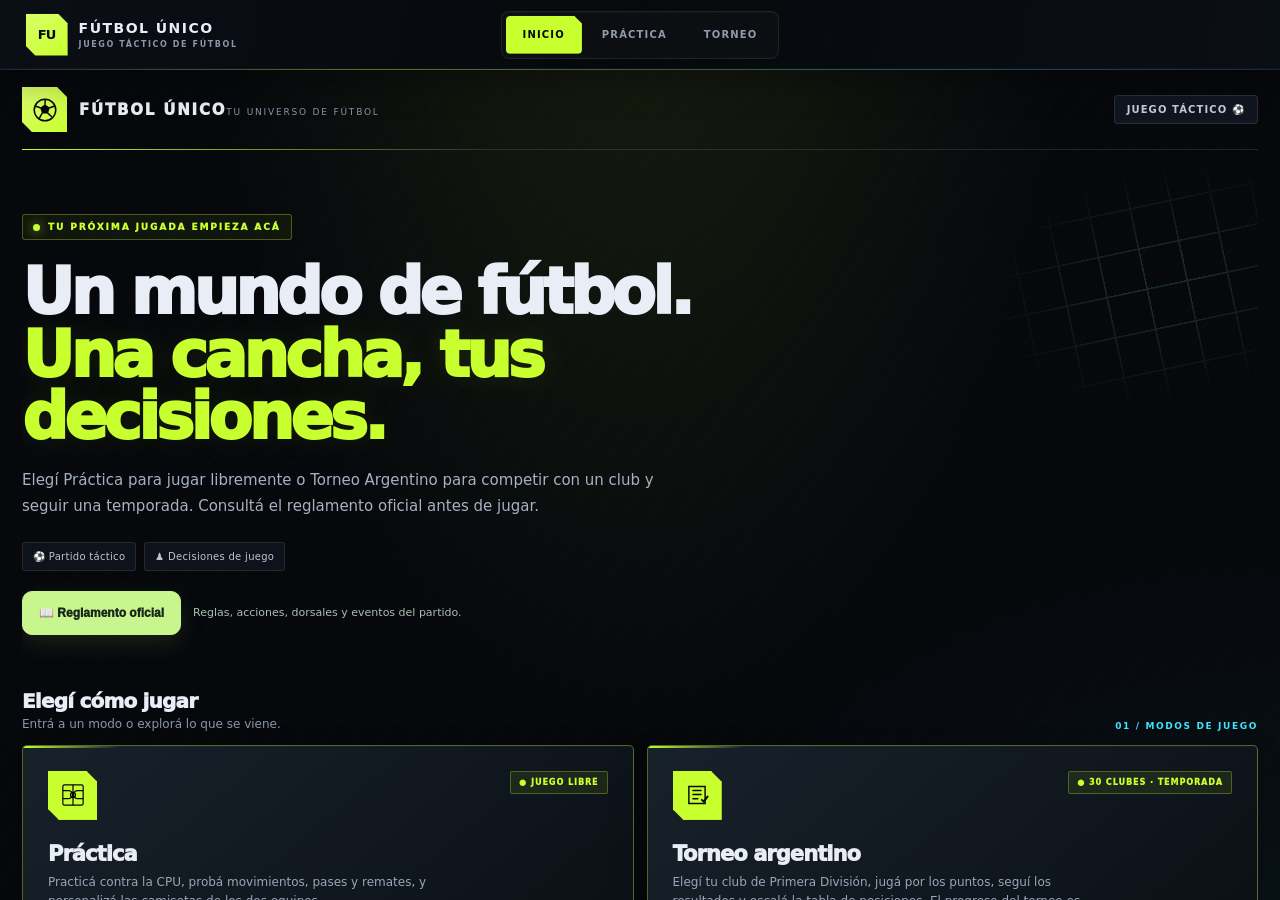
<file: index.html>
<!doctype html>
<html lang="es">
<head>
  <meta charset="UTF-8" />
  <meta name="viewport" content="width=device-width, initial-scale=1.0, viewport-fit=cover" />
  <meta name="theme-color" content="#06080c" />
  <meta name="description" content="Fútbol Único: fútbol táctico por turnos, práctica libre y torneo argentino." />
  <title>Fútbol Único · Juego táctico de fútbol</title>
  <link rel="stylesheet" href="./styles.css" />
  <script src="./app.js" defer></script>
</head>
<body>
  <div id="root" class="fu-shell">
    <header class="fu-shell-header">
      <button class="fu-brand" id="fuBrand" type="button" aria-label="Volver al inicio">
        <span class="fu-brand-mark" aria-hidden="true">FU</span>
        <span><strong>FÚTBOL ÚNICO</strong><small>Juego táctico de fútbol</small></span>
      </button>
      <nav class="fu-shell-nav" aria-label="Modos de juego">
        <button type="button" data-page="home">Inicio</button>
        <button type="button" data-page="practice">Práctica</button>
        <button type="button" data-page="tournament">Torneo</button>
      </nav>
      <div class="fu-build-state" id="fuStatus" role="status" aria-live="polite">
        <span id="fuStatusDot" aria-hidden="true"></span>
        <div><strong id="fuStatusTitle">Preparando juego</strong><small id="fuStatusText">Cargando la base protegida y las mejoras v96.2.</small></div>
      </div>
    </header>
    <main class="fu-game-stage" id="fuGameStage" aria-busy="true">
      <div class="fu-loading" id="fuLoading" role="status">
        <span class="fu-loading-pitch" aria-hidden="true"></span>
        <strong id="fuLoadingTitle">Preparando Inicio</strong>
        <small>Cargando el juego.</small>
      </div>
      <div class="fu-error" id="fuError" role="alert" hidden>
        <span>FU / 96</span><h1>No se pudo cargar Fútbol Único</h1><p id="fuErrorText"></p>
        <button type="button" id="fuRetry">Reintentar</button>
      </div>
    </main>
  </div>
</body>
</html>
</file>
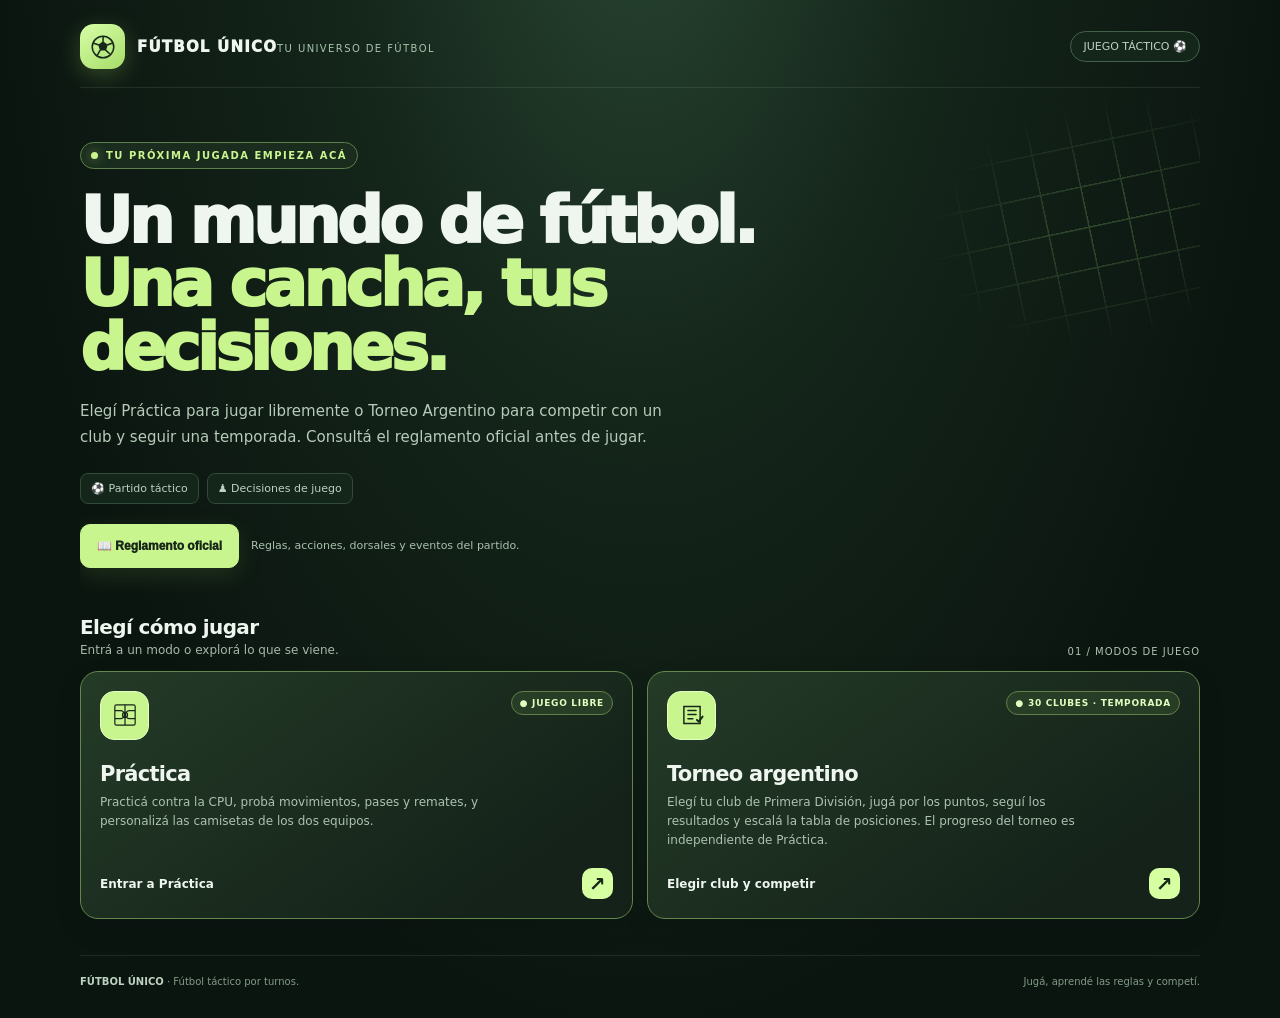
<file: baseline/index.html>
<!doctype html>
<html lang="es">
<head>
<meta charset="utf-8">
<meta name="viewport" content="width=device-width,initial-scale=1">
<meta name="theme-color" content="#0c1711">
<meta name="description" content="Fútbol Único: modo Práctica y Torneo Argentino independiente.">
<title>Fútbol Único · Tu universo de fútbol</title>
<style>
:root{color-scheme:dark;--bg:#0b1510;--panel:#13221a;--panel2:#192b20;--line:#304638;--text:#eef6ef;--muted:#a4b9a8;--lime:#c9f58e;--lime2:#a9dc6b}
*{box-sizing:border-box}html{min-height:100%;background:var(--bg)}body{margin:0;min-height:100vh;color:var(--text);font-family:Inter,ui-sans-serif,system-ui,-apple-system,"Segoe UI",sans-serif;background:radial-gradient(ellipse at 50% -15%,#294632 0%,#14251a 34%,#0b1510 72%);}
a{color:inherit;text-decoration:none}button,a{-webkit-tap-highlight-color:transparent}button:focus-visible,a:focus-visible{outline:3px solid var(--lime);outline-offset:3px}.wrap{width:min(1120px,100% - 34px);margin:0 auto}
.topbar{display:flex;align-items:center;justify-content:space-between;gap:20px;padding:24px 0 18px;border-bottom:1px solid #ffffff16}.brand{display:flex;align-items:center;gap:12px;min-width:0}.brand-mark{display:grid;place-items:center;width:45px;height:45px;border-radius:14px;background:linear-gradient(145deg,#d8ffa8,#a6dc69);color:#172719;box-shadow:0 6px 22px #a5dc6240;flex:none}.brand-mark svg{width:28px;height:28px}.brand-name{font-weight:950;letter-spacing:.08em;font-size:15px}.brand-tag{font-size:10px;letter-spacing:.14em;text-transform:uppercase;color:#a8c4ad;margin-top:3px}.top-label{font-size:11px;color:#c0d1c3;border:1px solid #42604a;border-radius:999px;padding:8px 12px;white-space:nowrap;background:#14251a}
.hero{position:relative;overflow:hidden;padding:54px 0 38px}.hero:after{content:"";position:absolute;right:-85px;top:8px;width:360px;height:250px;opacity:.22;transform:rotate(-12deg);background:repeating-linear-gradient(90deg,transparent 0 39px,#9ddc7d 40px 41px),repeating-linear-gradient(0deg,transparent 0 39px,#9ddc7d 40px 41px);mask-image:radial-gradient(ellipse,#000 15%,transparent 70%);pointer-events:none}.eyebrow{display:inline-flex;align-items:center;gap:8px;font-size:10px;font-weight:900;letter-spacing:.15em;text-transform:uppercase;color:var(--lime);padding:7px 10px;border:1px solid #5d804d;border-radius:999px;background:#192c1e}.pulse{width:7px;height:7px;border-radius:50%;background:var(--lime);box-shadow:0 0 12px #c9f58e99}.hero h1{position:relative;z-index:1;font-size:clamp(34px,6vw,64px);line-height:.99;letter-spacing:-.055em;max-width:720px;margin:21px 0 18px;font-weight:950}.hero h1 span{color:var(--lime)}.hero p{position:relative;z-index:1;font-size:15px;line-height:1.75;color:#b6cbb9;max-width:590px;margin:0}.hero-meta{display:flex;flex-wrap:wrap;gap:8px;margin-top:22px}.meta-chip{border:1px solid #304b38;background:#14251a;color:#bdd1c0;border-radius:8px;padding:8px 10px;font-size:11px}
.section-head{display:flex;align-items:end;justify-content:space-between;gap:16px;margin:9px 0 14px}.section-head h2{font-size:20px;letter-spacing:-.03em;margin:0}.section-head p{margin:4px 0 0;color:var(--muted);font-size:12px}.section-mark{font-size:10px;letter-spacing:.1em;text-transform:uppercase;color:#aec3b1}
.modes{display:grid;grid-template-columns:repeat(2,minmax(0,1fr));gap:14px;padding-bottom:36px}.mode{position:relative;display:flex;flex-direction:column;min-width:0;overflow:hidden;min-height:225px;border:1px solid #304a38;border-radius:18px;padding:19px;background:linear-gradient(145deg,#192c20,#111e16 82%);box-shadow:0 10px 28px #00000019;transition:transform .16s,border-color .16s,background .16s}.mode.available{border-color:#63874d;background:linear-gradient(145deg,#243b27,#142219 82%)}.mode.available:hover{transform:translateY(-3px);border-color:#b4e580;background:linear-gradient(145deg,#2b452c,#15251b 82%)}.mode-top{display:flex;align-items:start;justify-content:space-between;gap:10px}.mode-icon{display:grid;place-items:center;width:49px;height:49px;border:1px solid #426249;border-radius:14px;background:#213729;color:var(--lime);flex:none}.mode-icon svg{width:26px;height:26px}.available .mode-icon{background:#c9f58e;color:#172719;border-color:#e1ffc0}.pill{display:inline-flex;align-items:center;gap:5px;max-width:100%;font-size:9px;font-weight:900;letter-spacing:.08em;text-transform:uppercase;border:1px solid #3d5644;border-radius:999px;padding:6px 8px;color:#aec4b2;background:#122017}.available .pill{color:#e2ffc1;border-color:#637e48;background:#273d25}.mode h3{font-size:21px;letter-spacing:-.035em;margin:22px 0 7px}.mode p{font-size:12px;line-height:1.6;color:#adc2b1;margin:0 0 18px;max-width:440px}.mode-action{margin-top:auto;display:flex;align-items:center;justify-content:space-between;gap:12px;font-size:12px;font-weight:850}.mode-action .arrow{display:grid;place-items:center;width:31px;height:31px;border-radius:10px;background:#d5ffa0;color:#172719;font-size:20px;flex:none}.coming{opacity:.9}.coming .mode-action{color:#8fa594}.coming .arrow{border:1px solid #3c5744;background:#192b20;color:#9eb3a2}.coming:after{content:"";position:absolute;inset:0;background:linear-gradient(120deg,transparent 55%,#b9ffab04);pointer-events:none}
.bottom-note{border-top:1px solid #ffffff16;padding:18px 0 28px;display:flex;flex-wrap:wrap;justify-content:space-between;gap:8px;color:#829b87;font-size:10px;line-height:1.6}.bottom-note strong{color:#bdd2bf;font-weight:800}
.dialog-backdrop{position:fixed;inset:0;background:#050a07cc;display:none;align-items:center;justify-content:center;padding:20px;z-index:20}.dialog-backdrop.open{display:flex}.dialog{width:min(410px,100%);padding:22px;border:1px solid #49614b;border-radius:17px;background:#15251a;box-shadow:0 24px 100px #0009}.dialog-icon{font-size:28px}.dialog h2{font-size:20px;margin:10px 0 7px}.dialog p{font-size:13px;line-height:1.65;color:#b0c7b5;margin:0 0 19px}.dialog button{width:100%;min-height:44px;border:1px solid #c5ef8d;background:#c9f58e;color:#1a2a1a;font-size:12px;font-weight:900;border-radius:10px;cursor:pointer}
@media(max-width:650px){.wrap{width:min(100% - 22px,1120px)}.topbar{padding:15px 0 13px}.brand-mark{width:39px;height:39px;border-radius:12px}.brand-name{font-size:13px}.brand-tag{font-size:9px}.top-label{font-size:9px;padding:7px 9px}.hero{padding:35px 0 27px}.hero p{font-size:13px}.hero:after{right:-180px;top:20px}.section-head{align-items:start;flex-direction:column;gap:5px}.modes{grid-template-columns:1fr;gap:10px;padding-bottom:26px}.mode{min-height:188px;padding:16px;border-radius:15px}.mode h3{margin-top:15px;font-size:19px}.mode p{margin-bottom:14px}.bottom-note{padding-bottom:22px}}
@media(prefers-reduced-motion:reduce){*,*:before,*:after{transition:none!important;scroll-behavior:auto!important}}

.home-actions{display:flex;align-items:center;flex-wrap:wrap;gap:12px;margin-top:20px;position:relative;z-index:2}
.rules-open{display:inline-flex;align-items:center;justify-content:center;gap:8px;min-height:44px;padding:0 16px;border:1px solid #c9f58e;border-radius:10px;background:#c9f58e;color:#172719;font-size:12px;font-weight:950;cursor:pointer;box-shadow:0 8px 24px #a5dc6220}
.rules-open:hover{background:#ddffb2}.home-actions-note{font-size:11px;color:#a9c0ad}
.rules-backdrop{position:fixed;inset:0;z-index:100;display:none;align-items:center;justify-content:center;padding:clamp(8px,2vw,24px);background:#020704e8;backdrop-filter:blur(7px)}
.rules-backdrop.open{display:flex}.rules-dialog{width:min(100%,1000px);height:min(92vh,900px);height:min(92dvh,900px);display:flex;flex-direction:column;overflow:hidden;border:1px solid #4a684b;border-radius:16px;background:#101e15;box-shadow:0 30px 100px #000b}
.rules-header{display:flex;align-items:center;justify-content:space-between;gap:14px;padding:17px 20px;border-bottom:1px solid #ffffff18;background:#15271a}.rules-header small{display:block;color:#b2c8b4;font-size:10px;letter-spacing:.12em;text-transform:uppercase}.rules-header h2{margin:5px 0 0;font-size:clamp(20px,3vw,29px);letter-spacing:-.04em}.rules-close{flex:none;min-width:40px;min-height:40px;border:1px solid #526b55;border-radius:9px;background:#203526;color:#eff8ef;font-size:22px;cursor:pointer}
.rules-content{overflow:auto;padding:clamp(16px,3vw,30px);color:#e8f2e9;font-size:13px;line-height:1.7}.rules-content h3{margin:25px 0 8px;color:#d6ffa0;font-size:17px;letter-spacing:-.02em}.rules-content h3:first-child{margin-top:0}.rules-content h4{margin:15px 0 5px;font-size:13px;color:#fff}.rules-content p{margin:7px 0 10px}.rules-content ul,.rules-content ol{padding-left:22px;margin:7px 0 13px}.rules-content li{margin:4px 0}.rules-content table{width:100%;border-collapse:collapse;margin:10px 0 17px;font-size:12px}.rules-content th,.rules-content td{border:1px solid #38523e;padding:8px 9px;text-align:left;vertical-align:top}.rules-content th{background:#203727;color:#e0ffc2}.rules-note{padding:12px 14px;margin:12px 0;border-left:3px solid #c9f58e;background:#1a2c20;color:#d8e8da;border-radius:0 8px 8px 0}.rules-header-actions{display:flex;align-items:center;gap:10px}.rules-content .small{font-size:11px;color:#adc2b0}
@media(max-width:650px){.home-actions{align-items:flex-start;flex-direction:column;gap:8px}.rules-dialog{height:96vh;height:96dvh;border-radius:12px}.rules-header{padding:13px}.rules-content{font-size:12px;padding:15px}.rules-content table{font-size:11px}.rules-content th,.rules-content td{padding:6px}}

</style>
</head>
<body>
<div class="wrap">
<header class="topbar">
 <a class="brand" href="./" aria-label="Fútbol Único, menú principal">
  <span class="brand-mark"><svg viewBox="0 0 32 32" fill="none" aria-hidden="true"><circle cx="16" cy="16" r="12.3" stroke="currentColor" stroke-width="1.7"/><path d="m16 9.5 5.5 4  -2.1 6.4h-6.8L10.5 13.5 16 9.5Z" fill="currentColor"/><path d="m16 9.5.2-5M10.5 13.5l-5-1.8M12.6 19.9l-2.8 5M19.4 19.9l3.9 3.5M21.5 13.5l4.8-1.8" stroke="currentColor" stroke-width="1.7" stroke-linecap="round"/></svg></span>
  <span><span class="brand-name">FÚTBOL ÚNICO</span><span class="brand-tag">Tu universo de fútbol</span></span>
 </a>
 <span class="top-label">JUEGO TÁCTICO <span aria-hidden="true">⚽</span></span>
</header>
<main>
<section class="hero">
 <div class="eyebrow"><span class="pulse"></span> TU PRÓXIMA JUGADA EMPIEZA ACÁ</div>
 <h1>Un mundo de fútbol.<br><span>Una cancha, tus decisiones.</span></h1>
 <p>Elegí Práctica para jugar libremente o Torneo Argentino para competir con un club y seguir una temporada. Consultá el reglamento oficial antes de jugar.</p>
 <div class="hero-meta"><span class="meta-chip">⚽ Partido táctico</span><span class="meta-chip">♟ Decisiones de juego</span></div>
 <div class="home-actions"><button type="button" class="rules-open" id="openOfficialRules">📖 Reglamento oficial</button><span class="home-actions-note">Reglas, acciones, dorsales y eventos del partido.</span></div>
</section>
<section aria-labelledby="modes-title">
 <div class="section-head"><div><h2 id="modes-title">Elegí cómo jugar</h2><p>Entrá a un modo o explorá lo que se viene.</p></div><span class="section-mark">01 / MODOS DE JUEGO</span></div>
 <div class="modes">
  <a class="mode available" href="../index.html?page=practice" aria-label="Ir a Práctica">
   <div class="mode-top"><span class="mode-icon"><svg viewBox="0 0 32 32" fill="none" aria-hidden="true"><rect x="3.5" y="3.5" width="25" height="25" rx="2" stroke="currentColor" stroke-width="1.5"/><path d="M16 3.5v25M3.5 10.5h6.8a5 5 0 0 1 0 10H3.5M28.5 10.5h-6.8a5 5 0 0 0 0 10h6.8" stroke="currentColor" stroke-width="1.5"/><circle cx="16" cy="16" r="3.1" stroke="currentColor" stroke-width="1.5"/></svg></span><span class="pill">● Juego libre</span></div>
   <h3>Práctica</h3><p>Practicá contra la CPU, probá movimientos, pases y remates, y personalizá las camisetas de los dos equipos.</p>
   <div class="mode-action"><span>Entrar a Práctica</span><span class="arrow" aria-hidden="true">↗</span></div>
  </a>

  <a class="mode available" href="../index.html?page=tournament" aria-label="Entrar al Torneo Argentino">
   <div class="mode-top"><span class="mode-icon"><svg viewBox="0 0 32 32" fill="none" aria-hidden="true"><path d="M6 5.5h20v21H6zM11 10.5h10M11 15.5h10M11 20.5h6" stroke="currentColor" stroke-width="1.8" stroke-linecap="round"/><path d="m22 22 2.2 2.2L29 18" stroke="currentColor" stroke-width="2.4" stroke-linecap="round" stroke-linejoin="round"/></svg></span><span class="pill">● 30 clubes · Temporada</span></div>
   <h3>Torneo argentino</h3><p>Elegí tu club de Primera División, jugá por los puntos, seguí los resultados y escalá la tabla de posiciones. El progreso del torneo es independiente de Práctica.</p>
   <div class="mode-action"><span>Elegir club y competir</span><span class="arrow" aria-hidden="true">↗</span></div>
  </a>
 </div>
</section>
</main>
<footer class="bottom-note"><span><strong>FÚTBOL ÚNICO</strong> · Fútbol táctico por turnos.</span><span>Jugá, aprendé las reglas y competí.</span></footer>
</div>

<div class="rules-backdrop" id="officialRulesBackdrop" role="presentation" aria-hidden="true">
 <section class="rules-dialog" role="dialog" aria-modal="true" aria-labelledby="officialRulesTitle">
  <header class="rules-header"><div><small>Fútbol Único · Reglamento público</small><h2 id="officialRulesTitle">Reglamento oficial del juego</h2></div><button type="button" class="rules-close" id="closeOfficialRules" aria-label="Cerrar reglamento">×</button></header>
  <div class="rules-content">
   <p><strong>Esta es la versión pública de las reglas que utiliza el juego.</strong> No hay atributos secretos de las fichas: las diferencias entre dorsales, el movimiento, la precisión y los eventos se explican a continuación. Las probabilidades son parte del motor y no garantizan un resultado individual.</p>
   <h3>1. Objetivo y estructura de la cancha</h3>
   <ul><li>Juegan dos equipos de <strong>11 jugadores</strong>, identificados con dorsales del 1 al 11. El Jugador 1 es el arquero; los otros diez son jugadores de campo.</li><li>La cancha es una cuadrícula de <strong>18 columnas por 11 filas</strong>. Cada ficha ocupa una casilla y no pueden terminar dos jugadores en la misma casilla.</li><li>El Equipo 1 comienza atacando hacia el arco derecho; el Equipo 2 ataca hacia el izquierdo. Los equipos <strong>no cambian de lado</strong> en el entretiempo.</li><li>Gana quien convierta más goles al finalizar los 90 minutos. Si el marcador queda igualado, el partido termina empatado; no hay prórroga ni tanda de penales en esta versión.</li></ul>
   <h3>2. Turnos y acciones</h3>
   <ul><li>Cada turno de equipo dispone de <strong>3 acciones</strong>. Después de la tercera, el turno pasa al rival.</li><li>En un mismo turno deben intervenir <strong>tres jugadores diferentes</strong>: una ficha que ya realizó una acción en ese turno no puede volver a actuar hasta el siguiente turno de su equipo.</li><li>Una acción puede ser trasladar una ficha, avanzar con la pelota, intentar un pase, rematar, disputar la pelota o recoger un balón suelto. La resolución de una acción puede producir un gol, una recuperación, una falta o una reanudación.</li><li>Una acción ilegal o un intento bloqueado por una regla no consume acción. Una acción válida sí avanza el reloj, incluso si el pase o el remate no sale como se intentó.</li><li>La selección de un jugador no consume una acción. Para pasar o rematar, seleccioná al jugador que tiene la pelota y activá el modo de pelota; luego elegí el destino permitido o uno de los tres objetivos del arco.</li></ul>
   <h3>3. Movimiento de los jugadores</h3>
   <p>El alcance de traslado es el mismo con pelota y sin pelota. Los desplazamientos largos requieren casillas intermedias libres; no se puede atravesar otras fichas. El salto especial tipo caballo es la única excepción que permite saltar una ficha intermedia.</p>
   <table><thead><tr><th>Dorsales</th><th>Movimiento permitido por acción</th></tr></thead><tbody><tr><td>1, 2, 5, 6, 9, 10 y 11</td><td>Hasta 2 casillas en línea recta. También pueden moverse a una casilla vecina, incluida una diagonal.</td></tr><tr><td>3, 4, 7 y 8</td><td>Hasta 3 casillas en línea recta; hasta 2 en diagonal; o un salto tipo caballo de 2 casillas en un eje y 1 en el otro. También pueden moverse a una casilla vecina.</td></tr></tbody></table>
   <ul><li>Un desplazamiento recto o diagonal de varias casillas no puede atravesar una ficha ni acabar fuera de la cancha.</li><li>No se puede entrar en una casilla ocupada por un compañero.</li><li>Entrar en la casilla vecina de un rival que controla la pelota puede iniciar una disputa, según las reglas de duelos.</li><li>Si una ficha se mueve a la casilla donde está una pelota suelta, la recoge.</li></ul>
   <h3>4. Capacidades de cada dorsal</h3>
   <p>Los dorsales determinan la precisión de pase y remate. No existe una estadística oculta adicional que cambie estas categorías.</p>
   <table><thead><tr><th>Dorsal</th><th>Pase</th><th>Remate</th><th>Rasgo destacado</th></tr></thead><tbody>
   <tr><td>1</td><td>Regular</td><td>Bajo</td><td>Arquero. Su mayor particularidad es proteger el arco; si controla la pelota, no se la puede quitar mediante una disputa directa.</td></tr>
   <tr><td>2</td><td>Regular</td><td>Bajo</td><td>En los duelos de costado, resuelve como una disputa frontal.</td></tr>
   <tr><td>3</td><td>Regular</td><td>Regular</td><td>Movimiento especial: 3 rectas, 2 diagonales o salto 2×1.</td></tr>
   <tr><td>4</td><td>Regular</td><td>Regular</td><td>Movimiento especial: 3 rectas, 2 diagonales o salto 2×1.</td></tr>
   <tr><td>5</td><td>Bueno</td><td>Regular</td><td>Único jugador habilitado para disputar en diagonal. Buen pasador.</td></tr>
   <tr><td>6</td><td>Regular</td><td>Bajo</td><td>En los duelos de costado, resuelve como una disputa frontal.</td></tr>
   <tr><td>7</td><td>Bueno</td><td>Bueno</td><td>Movimiento especial: 3 rectas, 2 diagonales o salto 2×1.</td></tr>
   <tr><td>8</td><td>Bueno</td><td>Bueno</td><td>Movimiento especial: 3 rectas, 2 diagonales o salto 2×1.</td></tr>
   <tr><td>9</td><td>Regular</td><td>Excelente</td><td>Rematador excelente.</td></tr>
   <tr><td>10</td><td>Excelente</td><td>Bueno</td><td>Mejor pasador; ejecuta el saque inicial obligatorio.</td></tr>
   <tr><td>11</td><td>Regular</td><td>Excelente</td><td>Rematador excelente.</td></tr></tbody></table>
   <p class="small">“Excelente”, “bueno”, “regular” y “bajo” son categorías relativas del motor. La posición, la distancia, la trayectoria y las intercepciones siguen influyendo en el resultado.</p>
   <h3>5. Pases y remates</h3>
   <ul><li>El alcance máximo de un pase o remate es de <strong>8 casillas</strong>, para todos los dorsales. Se mide la distancia por casillas desde la pelota hasta el destino, incluyendo diagonales.</li><li>La precisión disminuye a medida que aumenta la distancia. La tabla muestra la precisión base aproximada antes de aplicar la categoría del jugador, el ángulo del remate y las intercepciones.</li></ul>
   <table><thead><tr><th>Distancia</th><th>Base del pase</th><th>Base del remate</th></tr></thead><tbody><tr><td>1 casilla</td><td>90%</td><td>90%</td></tr><tr><td>2 casillas</td><td>85%</td><td>85%</td></tr><tr><td>3 casillas</td><td>82%</td><td>78%</td></tr><tr><td>4 casillas</td><td>72%</td><td>68%</td></tr><tr><td>5 casillas</td><td>60%</td><td>57%</td></tr><tr><td>6 casillas</td><td>48%</td><td>46%</td></tr><tr><td>7 casillas</td><td>36%</td><td>35%</td></tr><tr><td>8 casillas</td><td>25%</td><td>25%</td></tr></tbody></table>
   <ul><li>El motor ajusta la base por dorsal: pase excelente ×1,00; bueno ×0,95; regular ×0,90. En remates: excelente ×1,00; bueno ×0,95; regular ×0,90; bajo ×0,70. La precisión final se limita al rango del motor.</li><li>En los remates, el ángulo también importa: desde las filas centrales (4, 5 y 6) se conserva la base; desde las filas 2, 3, 7 y 8 se aplica una reducción; desde las filas exteriores, la reducción es mayor.</li><li>Un pase fallido puede quedar corto o largo respecto del destino elegido; un remate fallido puede desviarse lateralmente. Por eso, apuntar a una casilla no garantiza que la pelota llegue allí.</li><li>Un rival en la primera casilla de la trayectoria bloquea el intento antes de ejecutarlo: la acción no se consume y se debe elegir otra línea. Un rival más adelante puede interceptar o desviar la pelota.</li><li>La cifra “% de gol” que se muestra al apuntar al arco es una estimación, no una promesa. Considera precisión, trayectoria, arquero e intervención defensiva.</li></ul>
   <h3>6. Goles y arquero</h3>
   <ul><li>Cada arco tiene <strong>tres casillas válidas de gol</strong>, en las tres filas centrales de la columna de fondo.</li><li>Para que haya gol, el remate debe terminar en una de esas casillas y la trayectoria no debe quedar bloqueada por el arquero rival.</li><li>El arquero puede bloquear un remate cuando ocupa el destino o se cruza en la trayectoria. Si todos los objetivos posibles están bloqueados o fuera de alcance, el remate no se puede ejecutar.</li><li>Cuando se convierte un gol, se actualiza el marcador y se reanuda desde el centro. El Jugador 10 debe realizar un pase inicial a un compañero antes de cualquier otra acción.</li></ul>
   <h3>7. Duelos, recuperaciones y faltas</h3>
   <ul><li>Para disputar la pelota controlada por un rival, el jugador debe entrar en una casilla vecina ortogonal al rival. El Jugador 5 también puede iniciar una disputa en diagonal.</li><li>La disputa frontal desplaza al rival; la disputa de costado puede desplazarlo y dejar la pelota suelta; la disputa por detrás puede provocar una falta y dejar la pelota suelta si se resuelve.</li><li>La probabilidad de falta en una disputa por detrás es del <strong>60%</strong>; en una disputa de costado es del <strong>30%</strong>; la disputa frontal no tiene probabilidad de falta en el motor actual.</li><li>Los dorsales 2 y 6 tratan el duelo de costado como frontal para resolver la disputa, aunque la probabilidad de falta sigue dependiendo de la dirección física del intento.</li><li>El arquero que controla la pelota no puede perderla por una disputa directa. Se puede recuperar la pelota si queda suelta y un jugador llega a su casilla.</li><li>Una falta concede un tiro libre al equipo perjudicado. El ejecutante designado debe iniciar con un pase o remate; no puede gastar esa primera acción en trasladarse.</li></ul>
   <h3>8. Fuera de juego</h3>
   <ul><li>El juego aplica una regla preventiva de fuera de juego. El avance hacia el arco rival se bloquea si el jugador queda por delante de la pelota y no tiene al menos dos rivales —contando al arquero— entre su posición y el arco.</li><li>La regla bloquea el avance hacia delante, no el movimiento lateral ni el retroceso.</li><li>Si hay un compañero en posición adelantada, tampoco se permite enviar el pase más allá de la línea del anteúltimo rival. El sistema impide la acción en lugar de detener una jugada ya ejecutada.</li></ul>
   <h3>9. Saques y reanudaciones</h3>
   <ul><li><strong>Saque inicial:</strong> al comenzar, después de cada gol y al iniciar el segundo tiempo, el Jugador 10 debe pasar desde el centro a un compañero. No se permite primero avanzar ni rematar.</li><li><strong>Saque de banda:</strong> cuando la pelota sale por un lateral, se coloca para la reanudación. El ejecutante debe pasar; no puede avanzar con la pelota ni rematar directamente al arco desde el saque.</li><li><strong>Saque de arco:</strong> cuando corresponde reanudar desde el fondo, ejecuta el arquero y la primera acción debe ser un pase.</li><li><strong>Tiro libre:</strong> el jugador designado debe ejecutar con pase o remate en la primera acción tras la falta.</li><li>Los saques y las restricciones de reanudación son obligatorios. Si se intenta una acción prohibida, el juego informa el motivo y no consume la acción.</li></ul>
   <h3>10. Reloj, entretiempo y final</h3>
   <ul><li>Todos los partidos duran 90 minutos de juego: dos tiempos de 45 minutos.</li><li>Antes de empezar se elige una duración de acción: <strong>Corto</strong> (20 segundos de partido por acción, 270 acciones estimadas en total), <strong>Normal</strong> (15 segundos, 360 acciones) o <strong>Extenso</strong> (10 segundos, 540 acciones).</li><li>El reloj avanza una vez por acción válida. La duración queda fijada al iniciar el partido.</li><li>Al llegar al entretiempo, el juego se pausa y muestra el marcador. Al continuar, se reanuda desde el centro con saque del Equipo 2/CPU. No se intercambian los lados.</li><li>Al terminar el segundo tiempo aparece el cartel de final. En Práctica permite iniciar otra práctica; en Torneo, continuar con el siguiente encuentro disponible.</li></ul>
   <h3>11. CPU, Práctica y Torneo</h3>
   <ul><li>En Práctica se juega contra la CPU, se puede pausar su actividad y se pueden personalizar los colores o elegir camisetas de clubes para ambos equipos. La práctica no modifica una temporada del torneo.</li><li>En Torneo se elige un club de la liga incluida en el juego. La CPU juega automáticamente y el resultado se registra en la temporada. Cada club rival tiene una identidad táctica asignada para esa temporada; el usuario no puede cambiarla durante el encuentro.</li><li>La CPU puede adoptar estilos defensivo, equilibrado, agresivo, cauteloso, contraatacador o adaptativo. El estilo modifica prioridades de decisión, pero no altera las reglas públicas de movimiento, precisión, fuera de juego o gol.</li></ul>
   <h3>12. Qué no está modelado</h3>
   <p>Esta edición no utiliza tarjetas amarillas o rojas, lesiones, sustituciones, VAR, penales por área, córners diferenciados ni prórroga. No hay estadísticas secretas de resistencia, velocidad o estado físico. El reglamento de arriba describe las reglas que afectan al partido en esta versión.</p>
   <div class="rules-note"><strong>Regla general:</strong> si el juego bloquea una acción, leé el mensaje que aparece debajo del marcador. Ese mensaje explica la restricción concreta; una acción bloqueada no consume uno de los tres movimientos del turno.</div>
  </div>
 </section>
</div>

<script>
(()=>{
 const rulesBackdrop=document.getElementById('officialRulesBackdrop');
 const rulesOpen=document.getElementById('openOfficialRules');
 const rulesClose=document.getElementById('closeOfficialRules');
 let rulesTrigger=null;
 function hideRules(){if(!rulesBackdrop)return;rulesBackdrop.classList.remove('open');rulesBackdrop.setAttribute('aria-hidden','true');if(rulesTrigger)rulesTrigger.focus();}
 if(rulesOpen&&rulesBackdrop){rulesOpen.addEventListener('click',()=>{rulesTrigger=rulesOpen;rulesBackdrop.classList.add('open');rulesBackdrop.setAttribute('aria-hidden','false');rulesClose&&rulesClose.focus();});}
 if(rulesClose)rulesClose.addEventListener('click',hideRules);
 if(rulesBackdrop)rulesBackdrop.addEventListener('click',e=>{if(e.target===rulesBackdrop)hideRules();});
 document.addEventListener('keydown',e=>{if(e.key==='Escape'&&rulesBackdrop&&rulesBackdrop.classList.contains('open'))hideRules();});
})();
</script>
</body></html>
</file>
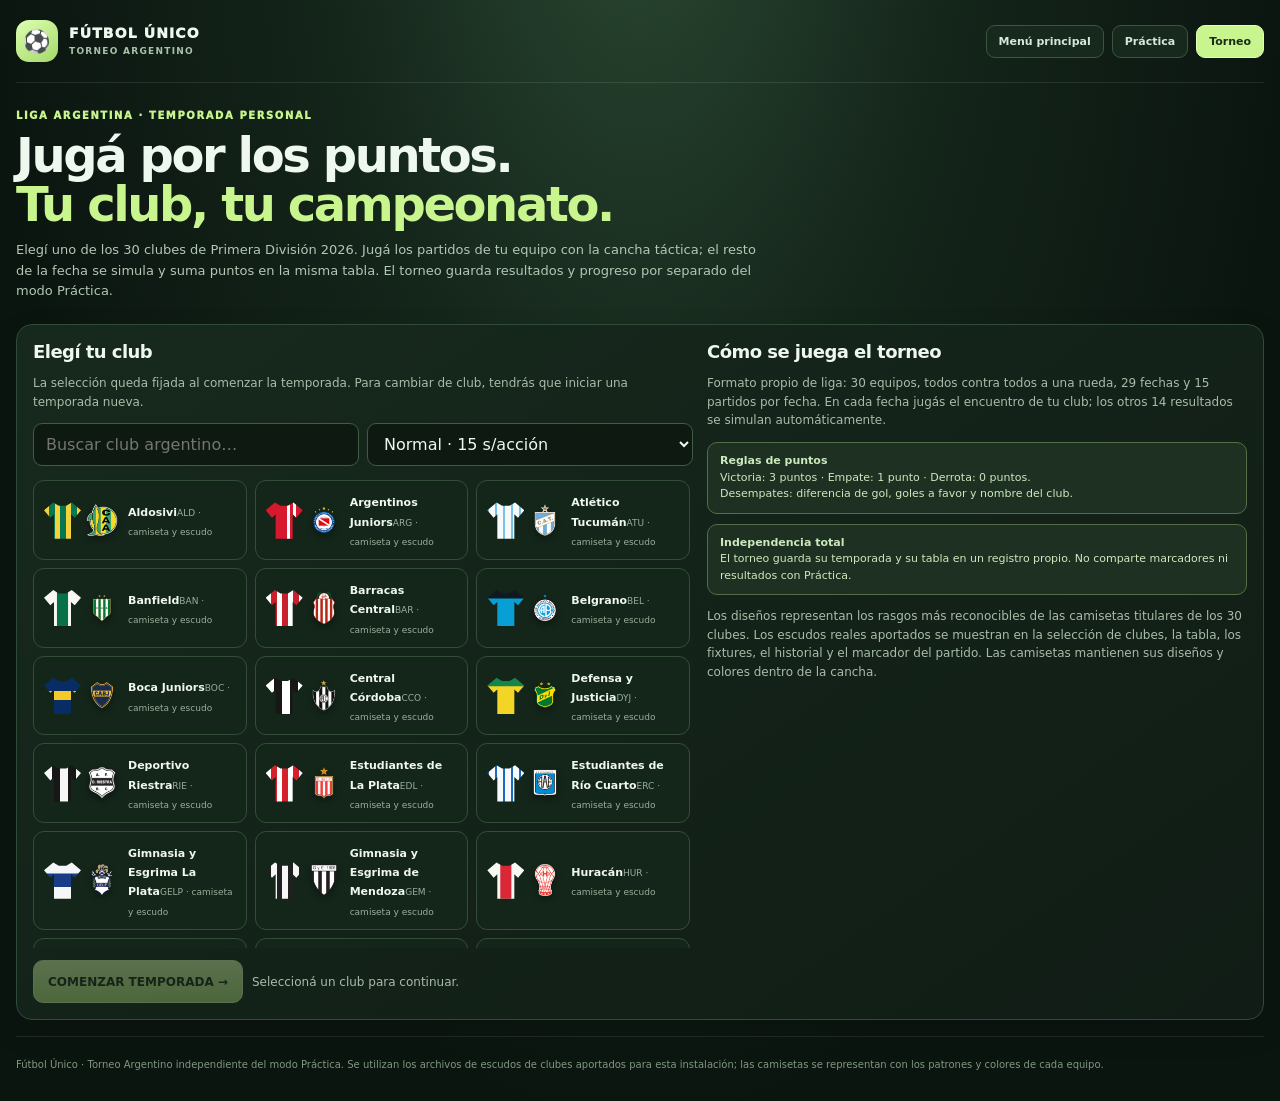
<file: baseline/torneo/index.html>
<!doctype html>
<html lang="es"><head><meta charset="utf-8"><meta name="viewport" content="width=device-width,initial-scale=1"><meta name="theme-color" content="#0b1510"><title>Fútbol Único · Torneo Argentino</title>
<style>
:root{--bg:#0b1510;--panel:#14231a;--panel2:#1b2d21;--line:#314a37;--text:#eff8ef;--muted:#a8bda9;--lime:#c9f58e;--lime2:#a9df70;--gold:#f4d36c;}
*{box-sizing:border-box}html{background:var(--bg)}body{margin:0;min-height:100vh;color:var(--text);font-family:Inter,system-ui,-apple-system,"Segoe UI",sans-serif;background:radial-gradient(ellipse at 50% -15%,#2b4933 0%,#14251a 35%,#0b1510 72%)}a{color:inherit;text-decoration:none}button,input,select{font:inherit}button,a,select{-webkit-tap-highlight-color:transparent}button:focus-visible,a:focus-visible,input:focus-visible,select:focus-visible{outline:3px solid var(--lime);outline-offset:3px}.wrap{width:min(1280px,100% - 32px);margin:auto}.topbar{display:flex;justify-content:space-between;align-items:center;gap:16px;padding:20px 0;border-bottom:1px solid #ffffff18}.brand{display:flex;align-items:center;gap:11px;font-weight:950;letter-spacing:.08em;font-size:14px}.mark{width:42px;height:42px;display:grid;place-items:center;background:linear-gradient(145deg,#ddffb2,#a5d969);border-radius:13px;color:#142318;font-size:22px}.nav{display:flex;gap:8px;flex-wrap:wrap}.nav a{border:1px solid #3a5641;background:#17281d;padding:9px 12px;border-radius:9px;font-size:11px;font-weight:850;color:#d7e8d9}.nav a.active{background:var(--lime);color:#1a2b1b;border-color:#e1ffbb}.hero{padding:27px 0 22px}.eyebrow{font-size:10px;font-weight:950;letter-spacing:.16em;text-transform:uppercase;color:var(--lime)}h1{font-size:clamp(28px,5vw,48px);line-height:1.03;letter-spacing:-.05em;margin:10px 0}.hero p{color:#b3c7b5;line-height:1.6;font-size:13px;max-width:740px;margin:0}.panel{border:1px solid #304b37;background:linear-gradient(145deg,#17291d,#101c15);border-radius:16px;padding:16px;box-shadow:0 12px 30px #0002;margin-bottom:16px}.panel h2{font-size:18px;margin:0 0 6px;letter-spacing:-.03em}.muted{color:var(--muted);font-size:12px;line-height:1.55}.field-row{display:grid;grid-template-columns:minmax(0,1.1fr) minmax(230px,.9fr);gap:14px}.selection-tools{display:flex;gap:8px;margin:12px 0}input[type=search],select{min-height:42px;border:1px solid #405c45;border-radius:9px;background:#0d1911;color:#f0f8ef;padding:10px 12px;width:100%}.team-grid{display:grid;grid-template-columns:repeat(3,minmax(0,1fr));gap:8px;max-height:470px;overflow:auto;padding:2px 3px 2px 0}.team-card{min-width:0;text-align:left;border:1px solid #334d39;border-radius:11px;background:#14251a;color:var(--text);display:flex;align-items:center;gap:10px;padding:10px;cursor:pointer;transition:border-color .13s,background .13s}.team-card:hover{border-color:#88b66d;background:#1b3020}.team-card.selected{border-color:var(--lime);background:#263d25;box-shadow:inset 3px 0 var(--lime)}.team-name{font-size:11px;font-weight:850;line-height:1.3}.team-sub{font-size:9px;color:#98b09b;margin-top:3px}
.shirt{width:37px;height:37px;flex:none;position:relative;overflow:hidden;filter:drop-shadow(0 3px 3px #0006);background:var(--primary);clip-path:polygon(25% 2%,40% 11%,60% 11%,75% 2%,100% 23%,83% 43%,73% 34%,73% 100%,27% 100%,27% 34%,17% 43%,0 23%)}
.shirt:before{content:"";position:absolute;inset:0;background:var(--secondary)}
.shirt.stripes:before{background:repeating-linear-gradient(90deg,var(--secondary) 0 5px,transparent 5px 11px)}
.shirt.pinstripes:before{background:repeating-linear-gradient(90deg,var(--secondary) 0 2px,transparent 2px 8px)}
.shirt.wide-stripes:before{background:repeating-linear-gradient(90deg,var(--secondary) 0 8px,transparent 8px 16px)}
.shirt.double-stripe:before{background:linear-gradient(90deg,transparent 0 56%,var(--secondary) 56% 65%,transparent 65% 72%,var(--secondary) 72% 81%,transparent 81%)}
.shirt.central:before{clip-path:inset(0 35% 0 35%)}
.shirt.band:before{clip-path:inset(38% 0 38% 0)}
.shirt.chestband:before{clip-path:inset(32% 0 32% 0)}
.shirt.sash:before{clip-path:polygon(0 20%,19% 0,100% 80%,82% 100%)}
.shirt.half:before{clip-path:inset(0 50% 0 0)}
.shirt.badge:before{clip-path:circle(24% at 50% 50%)}
.shirt.shoulders:before{clip-path:polygon(0 0,100% 0,100% 25%,0 25%)}
.shirt.sleeves:before{clip-path:polygon(0 0,28% 0,23% 100%,0 100%,0 0,100% 0,100% 100%,77% 100%,72% 0)}
.shirt.hoops:before{background:repeating-linear-gradient(180deg,var(--secondary) 0 6px,transparent 6px 13px)}
.shirt.v:before{clip-path:polygon(0 0,18% 0,50% 30%,82% 0,100% 0,100% 18%,50% 52%,0 18%)}
.shirt.plain:before{display:none}
 .crest{width:37px;height:40px;flex:none;display:block;object-fit:contain;filter:drop-shadow(0 3px 3px #0005)}
.real-crest{object-fit:contain;background:transparent}
.team-visuals{display:flex;align-items:center;gap:5px;flex:none}
.team-card .crest{width:32px;height:34px}
.fixture-title{display:flex;align-items:center;flex-wrap:wrap;gap:5px 8px}
.fixture-team{display:inline-flex;align-items:center;gap:4px;min-width:0;max-width:100%;white-space:normal}.fixture-team>span{overflow-wrap:anywhere}
.fixture-team .crest{width:22px;height:24px;filter:drop-shadow(0 1px 2px #0004)}
.fixture-vs{color:#91a994;font-size:9px;font-weight:750}
.table-club .crest{width:24px;height:27px;flex:none}
.club-title .crest{width:49px;height:52px;flex:none}
.team-actions{display:flex;flex-wrap:wrap;align-items:center;gap:9px;margin-top:12px}.btn{min-height:43px;border:1px solid #4e6e4b;background:#223b28;color:#e9f8e4;padding:10px 14px;border-radius:10px;font-size:12px;font-weight:900;cursor:pointer}.btn.primary{background:linear-gradient(180deg,#dfffaf,#b7e77b);border-color:#dfffaf;color:#182817}.btn:disabled{opacity:.35;cursor:not-allowed}.notice{margin:10px 0;padding:10px 12px;border-radius:10px;border:1px solid #546d44;background:#1d3021;color:#cde9be;font-size:11px;line-height:1.5}.hidden{display:none!important}.dash{display:grid;grid-template-columns:minmax(0,1fr) minmax(300px,.7fr);gap:14px;align-items:start;min-width:0}.dash>section{min-width:0}.dash-head{display:flex;justify-content:space-between;gap:12px;align-items:start;flex-wrap:wrap}.club-title{display:flex;gap:11px;align-items:center}.club-title .shirt{width:49px;height:49px}.stat-grid{display:grid;grid-template-columns:repeat(4,minmax(0,1fr));gap:8px;margin-top:14px}.stat{border:1px solid #2c4432;background:#102016;border-radius:10px;padding:10px;min-width:0}.stat strong{display:block;font-size:21px;letter-spacing:-.04em}.stat span{font-size:9px;text-transform:uppercase;letter-spacing:.08em;color:#a5bda7}.table-wrap{max-height:615px;overflow:auto;border:1px solid #2d4734;border-radius:10px;margin-top:12px}table{width:100%;border-collapse:collapse;font-size:11px;white-space:nowrap;font-variant-numeric:tabular-nums}thead{position:sticky;top:0;background:#203427;z-index:1}th,td{padding:9px 8px;text-align:right;border-bottom:1px solid #263e2d}th{font-size:9px;letter-spacing:.06em;text-transform:uppercase;color:#b9cfba}th:nth-child(2),td:nth-child(2){text-align:left}tbody tr{background:#14241a}tbody tr:nth-child(even){background:#17291d}tbody tr.my-team{background:#263d25;box-shadow:inset 3px 0 var(--lime)}td.pos{color:#9cb3a0;width:28px}td.points{color:var(--lime);font-weight:950}.table-club{display:flex;align-items:center;gap:7px;min-width:0}.table-club .shirt{width:22px;height:22px;border-width:1px}.table-club span{overflow:hidden;text-overflow:ellipsis;max-width:220px;font-weight:800}.fixture-list{display:grid;gap:7px;margin-top:12px}.history-list{max-height:560px;overflow:auto;padding-right:4px}.fixture{display:grid;grid-template-columns:40px minmax(0,1fr) auto;align-items:center;gap:10px;padding:10px;border:1px solid #2f4935;border-radius:10px;background:#102017;min-width:0}.fixture.me{border-color:#789c59;background:#203321}.round-label{font-size:9px;color:#9db69f;text-align:center;font-weight:900}.fixture-title{display:flex;align-items:center;flex-wrap:wrap;gap:5px 8px;font-size:11px;font-weight:850;line-height:1.4}.fixture-team{display:inline-flex;align-items:center;gap:4px;min-width:0;max-width:100%;white-space:normal}.fixture-team>span{overflow-wrap:anywhere}.fixture-team .crest{width:22px;height:24px;filter:drop-shadow(0 1px 2px #0004)}.fixture-vs{color:#91a994;font-size:9px;font-weight:750}.fixture-meta{font-size:9px;color:#98b09c;margin-top:3px}.score-chip{font-size:14px;font-weight:950;white-space:nowrap}.mini-dot{display:inline-block;width:7px;height:7px;border-radius:50%;margin-right:5px}.section-title{display:flex;justify-content:space-between;align-items:end;gap:12px;flex-wrap:wrap}.section-title h2{margin:0;font-size:18px}.section-title p{margin:4px 0 0}.legend{display:flex;gap:10px;flex-wrap:wrap;font-size:10px;color:#9fb5a2}.footer{padding:20px 0 28px;border-top:1px solid #ffffff16;color:#809782;font-size:10px;line-height:1.6;margin-top:8px}.status{font-size:11px;color:#bcd6bd;line-height:1.5}.empty{color:#849a88;font-size:12px;padding:14px 4px}@media(max-width:950px){.field-row,.dash{grid-template-columns:minmax(0,1fr);min-width:0}.team-grid{grid-template-columns:repeat(2,minmax(0,1fr));max-height:380px}.table-wrap{max-height:470px;width:100%;min-width:0}}@media(max-width:560px){.team-card .crest{width:26px;height:28px}.team-visuals{gap:3px}.wrap{width:calc(100% - 18px)}.topbar{padding:12px 0}.brand{font-size:12px}.mark{width:36px;height:36px}.nav a{padding:8px;font-size:10px}.hero{padding:22px 0 16px}.panel{padding:11px;border-radius:12px}.team-grid{grid-template-columns:repeat(2,minmax(0,1fr));gap:6px;max-height:355px}.team-card{padding:7px;gap:7px}.shirt{width:31px;height:31px}.team-name{font-size:10px}.stat-grid{grid-template-columns:repeat(2,minmax(0,1fr))}.fixture{grid-template-columns:30px minmax(0,1fr) auto;gap:7px;padding:8px}.fixture-title{font-size:10px}.table-club span{max-width:130px}.btn{flex:1 1 auto}}
</style></head><body><div class="wrap">
<header class="topbar"><a class="brand" href="../"><span class="mark">⚽</span><span>FÚTBOL ÚNICO<br><small style="font-size:9px;color:#a9c3aa;letter-spacing:.14em;font-weight:800">TORNEO ARGENTINO</small></span></a><nav class="nav"><a href="../">Menú principal</a><a href="../practica/index.html">Práctica</a><a class="active" href="./index.html">Torneo</a></nav></header>
<section class="hero"><div class="eyebrow">LIGA ARGENTINA · TEMPORADA PERSONAL</div><h1>Jugá por los puntos.<br><span style="color:var(--lime)">Tu club, tu campeonato.</span></h1><p>Elegí uno de los 30 clubes de Primera División 2026. Jugá los partidos de tu equipo con la cancha táctica; el resto de la fecha se simula y suma puntos en la misma tabla. El torneo guarda resultados y progreso por separado del modo Práctica.</p></section>
<section id="setupPanel" class="panel"><div class="field-row"><div><h2>Elegí tu club</h2><p class="muted">La selección queda fijada al comenzar la temporada. Para cambiar de club, tendrás que iniciar una temporada nueva.</p><div class="selection-tools"><input id="clubSearch" type="search" placeholder="Buscar club argentino…" aria-label="Buscar club" /><select id="seasonDuration" aria-label="Duración de los partidos de la temporada"><option value="20">Corto · 20 s/acción</option><option value="15" selected>Normal · 15 s/acción</option><option value="10">Extenso · 10 s/acción</option></select></div><div id="clubGrid" class="team-grid" aria-label="Clubes de Primera División"></div><div class="team-actions"><button id="startSeason" class="btn primary" disabled>COMENZAR TEMPORADA →</button><span id="selectedSummary" class="muted">Seleccioná un club para continuar.</span></div></div><div><h2>Cómo se juega el torneo</h2><p class="muted">Formato propio de liga: 30 equipos, todos contra todos a una rueda, 29 fechas y 15 partidos por fecha. En cada fecha jugás el encuentro de tu club; los otros 14 resultados se simulan automáticamente.</p><div class="notice"><strong>Reglas de puntos</strong><br>Victoria: 3 puntos · Empate: 1 punto · Derrota: 0 puntos.<br>Desempates: diferencia de gol, goles a favor y nombre del club.</div><div class="notice"><strong>Independencia total</strong><br>El torneo guarda su temporada y su tabla en un registro propio. No comparte marcadores ni resultados con Práctica.</div><p class="muted">Los diseños representan los rasgos más reconocibles de las camisetas titulares de los 30 clubes. Los escudos reales aportados se muestran en la selección de clubes, la tabla, los fixtures, el historial y el marcador del partido. Las camisetas mantienen sus diseños y colores dentro de la cancha.</p></div></div></section>
<section id="dashboardPanel" class="hidden">
 <div class="panel"><div class="dash-head"><div class="club-title"><span id="myShirt" class="shirt"></span><img id="myCrest" class="crest real-crest" alt="Escudo del club elegido"><div><div class="eyebrow">TU CLUB · TEMPORADA <span id="seasonNo">1</span></div><h2 id="myClubName">Club elegido</h2><div class="muted" id="clubProgress">Fecha 1 de 29 · partido pendiente</div></div></div><div class="team-actions"><button id="continueMatch" class="btn primary">JUGAR PARTIDO DE LA FECHA →</button><button id="nextRound" class="btn hidden">SIGUIENTE FECHA →</button><button id="resetSeason" class="btn">NUEVA TEMPORADA / CAMBIAR CLUB</button></div></div><div class="stat-grid"><div class="stat"><strong id="myPoints">0</strong><span>Puntos</span></div><div class="stat"><strong id="myPlayed">0</strong><span>Jugados</span></div><div class="stat"><strong id="myRecord">0–0–0</strong><span>G–E–P</span></div><div class="stat"><strong id="myPosition">—</strong><span>Posición</span></div></div></div>
 <div class="dash"><section class="panel"><div class="section-title"><div><h2>Tabla de posiciones</h2><p class="muted">Actualizada con cada resultado de la fecha.</p></div><span class="legend"><span>G: ganados</span><span>E: empatados</span><span>P: perdidos</span></span></div><div class="table-wrap"><table><thead><tr><th>#</th><th>Club</th><th>PJ</th><th>G</th><th>E</th><th>P</th><th>GF</th><th>GC</th><th>DG</th><th>Pts</th></tr></thead><tbody id="standingsBody"></tbody></table></div></section>
 <section class="panel"><div class="section-title"><div><h2>Fecha <span id="roundNo">1</span></h2><p class="muted" id="roundState">Tu partido está pendiente.</p></div></div><div id="roundFixtures" class="fixture-list"></div><div class="notice">El resultado del partido de tu club se registra al finalizar el reloj. Cuando terminás la fecha, avanzás al siguiente turno de la liga.</div></section></div>
 <section class="panel"><div class="section-title"><div><h2>Registro de resultados</h2><p class="muted">Historial de todos los partidos disputados o simulados.</p></div><span class="legend" id="resultCount">0 resultados</span></div><div id="historyFixtures" class="fixture-list history-list"></div></section>
</section><footer class="footer">Fútbol Único · Torneo Argentino independiente del modo Práctica. Se utilizan los archivos de escudos de clubes aportados para esta instalación; las camisetas se representan con los patrones y colores de cada equipo.</footer></div>
<script>
const CLUBS=[{"id":"aldosivi","name":"Aldosivi","short":"ALD","primary":"#08764F","secondary":"#F2D33D","number":"#FFFFFF","kit":"stripes","crest":"shield","crestText":"CAA"},{"id":"argentinos-juniors","name":"Argentinos Juniors","short":"ARG","primary":"#D71930","secondary":"#FFFFFF","number":"#FFFFFF","kit":"double-stripe","crest":"round","crestText":"AAAJ"},{"id":"atletico-tucuman","name":"Atlético Tucumán","short":"ATU","primary":"#F7F9FB","secondary":"#75C4E8","number":"#174B77","kit":"pinstripes","crest":"shield","crestText":"AT"},{"id":"banfield","name":"Banfield","short":"BAN","primary":"#F7F8F4","secondary":"#087148","number":"#087148","kit":"central","crest":"shield","crestText":"CAB"},{"id":"barracas-central","name":"Barracas Central","short":"BAR","primary":"#C8202D","secondary":"#FFFFFF","number":"#FFFFFF","kit":"stripes","crest":"shield","crestText":"CBC"},{"id":"belgrano","name":"Belgrano","short":"BEL","primary":"#08A0D4","secondary":"#101820","number":"#101820","kit":"shoulders","crest":"round","crestText":"CAB"},{"id":"boca-juniors","name":"Boca Juniors","short":"BOC","primary":"#082D65","secondary":"#F5C928","number":"#FFFFFF","kit":"band","crest":"stars","crestText":"CABJ"},{"id":"central-cordoba","name":"Central Córdoba","short":"CCO","primary":"#171717","secondary":"#FFFFFF","number":"#FFFFFF","kit":"wide-stripes","crest":"shield","crestText":"CCSE"},{"id":"defensa-y-justicia","name":"Defensa y Justicia","short":"DYJ","primary":"#F2D525","secondary":"#16854A","number":"#123D2A","kit":"shoulders","crest":"shield","crestText":"DYJ"},{"id":"deportivo-riestra","name":"Deportivo Riestra","short":"RIE","primary":"#171717","secondary":"#F7F7F7","number":"#FFFFFF","kit":"wide-stripes","crest":"shield","crestText":"DR"},{"id":"estudiantes-la-plata","name":"Estudiantes de La Plata","short":"EDL","primary":"#D5212B","secondary":"#FFFFFF","number":"#FFFFFF","kit":"stripes","crest":"shield","crestText":"EDLP"},{"id":"estudiantes-rio-cuarto","name":"Estudiantes de Río Cuarto","short":"ERC","primary":"#F7F9FB","secondary":"#176BC1","number":"#153C68","kit":"pinstripes","crest":"shield","crestText":"ERC"},{"id":"gimnasia-la-plata","name":"Gimnasia y Esgrima La Plata","short":"GELP","primary":"#F4F6F8","secondary":"#183D86","number":"#173768","kit":"chestband","crest":"shield","crestText":"GELP"},{"id":"gimnasia-mendoza","name":"Gimnasia y Esgrima de Mendoza","short":"GEM","primary":"#F7F7F7","secondary":"#202020","number":"#171717","kit":"stripes","crest":"shield","crestText":"GEM"},{"id":"huracan","name":"Huracán","short":"HUR","primary":"#F7F7F3","secondary":"#D92735","number":"#D92735","kit":"central","crest":"balloon","crestText":"H"},{"id":"independiente","name":"Independiente","short":"IND","primary":"#D71F2B","secondary":"#FFFFFF","number":"#FFFFFF","kit":"shoulders","crest":"triangle","crestText":"CAI"},{"id":"independiente-rivadavia","name":"Independiente Rivadavia","short":"IR","primary":"#153D96","secondary":"#F7F7F7","number":"#FFFFFF","kit":"shoulders","crest":"shield","crestText":"CSIR"},{"id":"instituto","name":"Instituto","short":"INS","primary":"#D3212D","secondary":"#FFFFFF","number":"#FFFFFF","kit":"stripes","crest":"shield","crestText":"IACC"},{"id":"lanus","name":"Lanús","short":"LAN","primary":"#7D2038","secondary":"#C86D83","number":"#FFFFFF","kit":"sleeves","crest":"oval","crestText":"CAL"},{"id":"newells-old-boys","name":"Newell’s Old Boys","short":"NOB","primary":"#D5222B","secondary":"#161616","number":"#FFFFFF","kit":"half","crest":"shield","crestText":"NOB"},{"id":"platense","name":"Platense","short":"PLA","primary":"#F7F7F3","secondary":"#7A4A2A","number":"#7A4A2A","kit":"band","crest":"shield","crestText":"CAP"},{"id":"racing-club","name":"Racing Club","short":"RAC","primary":"#77C5E8","secondary":"#FFFFFF","number":"#173A62","kit":"stripes","crest":"shield","crestText":"RACING"},{"id":"river-plate","name":"River Plate","short":"RIV","primary":"#F8F8F4","secondary":"#D51F31","number":"#1D2832","kit":"sash","crest":"sash","crestText":"CARP"},{"id":"rosario-central","name":"Rosario Central","short":"CEN","primary":"#62B9E7","secondary":"#F7D32F","number":"#FFFFFF","kit":"stripes","crest":"shield","crestText":"CARC"},{"id":"san-lorenzo","name":"San Lorenzo","short":"SLO","primary":"#082B68","secondary":"#D52535","number":"#FFFFFF","kit":"stripes","crest":"shield","crestText":"CASLA"},{"id":"sarmiento","name":"Sarmiento","short":"SAR","primary":"#087447","secondary":"#FFFFFF","number":"#FFFFFF","kit":"stripes","crest":"shield","crestText":"CAS"},{"id":"talleres","name":"Talleres","short":"TAL","primary":"#F7F9FB","secondary":"#102E78","number":"#102E78","kit":"wide-stripes","crest":"shield","crestText":"CAT"},{"id":"tigre","name":"Tigre","short":"TIG","primary":"#123F8B","secondary":"#D72835","number":"#FFFFFF","kit":"stripes","crest":"shield","crestText":"CAT"},{"id":"union","name":"Unión","short":"UNI","primary":"#D41F2F","secondary":"#FFFFFF","number":"#FFFFFF","kit":"wide-stripes","crest":"shield","crestText":"CAU"},{"id":"velez","name":"Vélez Sarsfield","short":"VEL","primary":"#F7F7F7","secondary":"#102C57","number":"#102C57","kit":"v","crest":"vshield","crestText":"V"}];
const STORE='fu_argentina_torneo_v1';let chosenClub=null;let state=null;
const $=id=>document.getElementById(id);const escapeHtml=s=>String(s).replace(/[&<>"']/g,c=>({'&':'&amp;','<':'&lt;','>':'&gt;','"':'&quot;',"'":'&#39;'}[c]));
const clubById=id=>CLUBS.find(c=>c.id===id);
function shirtMarkup(c,extra=''){return `<span class="shirt ${c.kit} ${extra}" style="--primary:${c.primary};--secondary:${c.secondary}" aria-label="Camiseta de ${escapeHtml(c.name)}"></span>`;}
function crestMarkup(c){return `<img class="crest real-crest" src="./escudos/${escapeHtml(c.id)}.png" alt="Escudo de ${escapeHtml(c.name)}" loading="lazy" decoding="async">`;}
function loadState(){try{state=JSON.parse(localStorage.getItem(STORE)||'null')}catch(_e){state=null}}
function saveState(){localStorage.setItem(STORE,JSON.stringify(state));}
function showSetup(){$('setupPanel').classList.remove('hidden');$('dashboardPanel').classList.add('hidden');renderTeamGrid();}
function renderTeamGrid(){const q=($('clubSearch').value||'').trim().toLocaleLowerCase('es');const root=$('clubGrid');root.innerHTML='';CLUBS.filter(c=>c.name.toLocaleLowerCase('es').includes(q)).forEach(c=>{const b=document.createElement('button');b.type='button';b.className='team-card'+(chosenClub===c.id?' selected':'');b.setAttribute('aria-pressed',String(chosenClub===c.id));b.innerHTML=`<span class="team-visuals">${shirtMarkup(c)}${crestMarkup(c)}</span><span><span class="team-name">${escapeHtml(c.name)}</span><span class="team-sub">${c.short} · camiseta y escudo</span></span>`;b.addEventListener('click',()=>{chosenClub=c.id;renderTeamGrid();$('startSeason').disabled=!chosenClub;$('selectedSummary').textContent=chosenClub?`Tu club será ${c.name}.`:'Seleccioná un club.';});root.appendChild(b);});}
function makeSchedule(){const ring=CLUBS.map(c=>c.id),rounds=[];for(let r=0;r<ring.length-1;r++){const fixtures=[];for(let i=0;i<ring.length/2;i++){let a=ring[i],b=ring[ring.length-1-i];if((r+i)%2){const t=a;a=b;b=t;}fixtures.push({id:`r${r+1}-${a}-${b}`,round:r+1,homeId:a,awayId:b});}rounds.push(fixtures);const fixed=ring[0],tail=ring.slice(1);tail.unshift(tail.pop());ring.splice(0,ring.length,fixed,...tail);}return rounds;}
const SCHEDULE=makeSchedule();
function seeded(seed){let h=2166136261;for(let i=0;i<seed.length;i++){h^=seed.charCodeAt(i);h=Math.imul(h,16777619);}return()=>{h+=0x6D2B79F5;let t=h;t=Math.imul(t^t>>>15,t|1);t^=t+Math.imul(t^t>>>7,t|61);return((t^t>>>14)>>>0)/4294967296;}}
function randomGoals(rand){const p=rand();return p<.25?0:p<.52?1:p<.76?2:p<.90?3:p<.97?4:5;}
function scoreSimulation(fx,season,round){const rnd=seeded(`${season}|${round}|${fx.id}`);let h=randomGoals(rnd),a=randomGoals(rnd);return{fixtureId:fx.id,round:fx.round,homeId:fx.homeId,awayId:fx.awayId,homeGoals:h,awayGoals:a,playedAt:new Date().toISOString(),source:'simulado'};}
function currentFixture(round=state.round){return SCHEDULE[round-1].find(f=>f.homeId===state.selectedClubId||f.awayId===state.selectedClubId);}
function simulateOtherMatches(round){const myFx=currentFixture(round);for(const fx of SCHEDULE[round-1]){if(fx.id===myFx.id||state.results[fx.id])continue;state.results[fx.id]=scoreSimulation(fx,state.season,round);}saveState();}
function beginSeason(){if(!chosenClub)return;state={version:1,started:true,season:1,selectedClubId:chosenClub,round:1,durationSeconds:Number($('seasonDuration').value||15),results:{},createdAt:new Date().toISOString()};simulateOtherMatches(1);saveState();renderDashboard();}
function newSeason(){const ok=confirm('¿Iniciar una temporada nueva? Se borrará el torneo guardado actualmente y podrás elegir otro club.');if(!ok)return;localStorage.removeItem(STORE);state=null;chosenClub=null;$('clubSearch').value='';$('seasonDuration').value='15';$('startSeason').disabled=true;$('selectedSummary').textContent='Seleccioná un club para continuar.';showSetup();}
function standingStats(){const stats=new Map(CLUBS.map(c=>[c.id,{club:c,pj:0,g:0,e:0,p:0,gf:0,gc:0,pts:0}]));for(const r of Object.values(state.results||{})){const h=stats.get(r.homeId),a=stats.get(r.awayId);if(!h||!a)continue;h.pj++;a.pj++;h.gf+=r.homeGoals;h.gc+=r.awayGoals;a.gf+=r.awayGoals;a.gc+=r.homeGoals;if(r.homeGoals>r.awayGoals){h.g++;h.pts+=3;a.p++;}else if(r.homeGoals<r.awayGoals){a.g++;a.pts+=3;h.p++;}else{h.e++;a.e++;h.pts++;a.pts++;}}const arr=[...stats.values()];arr.sort((a,b)=>b.pts-a.pts||(b.gf-b.gc)-(a.gf-a.gc)||b.gf-a.gf||a.club.name.localeCompare(b.club.name,'es'));return arr;}
function resultText(r){return `${clubById(r.homeId).name} ${r.homeGoals}–${r.awayGoals} ${clubById(r.awayId).name}`;}
function fixtureMarkup(f,mode='round'){const r=state.results[f.id],mine=f.homeId===state.selectedClubId||f.awayId===state.selectedClubId;const h=clubById(f.homeId),a=clubById(f.awayId);return `<div class="fixture ${mine?'me':''}"><div class="round-label">F${f.round}<br>${r?'✓':'·'}</div><div><div class="fixture-title"><span class="fixture-team">${crestMarkup(h)}<span>${escapeHtml(h.name)}</span></span><span class="fixture-vs">vs.</span><span class="fixture-team">${crestMarkup(a)}<span>${escapeHtml(a.name)}</span></span></div><div class="fixture-meta">${r?(r.source==='jugado'?'Partido jugado':'Resultado simulado'):'Pendiente'}${mine?' · TU PARTIDO':''}</div></div><div class="score-chip">${r?`${r.homeGoals}–${r.awayGoals}`:'—'}</div></div>`;}
function renderDashboard(){const my=clubById(state.selectedClubId);$('setupPanel').classList.add('hidden');$('dashboardPanel').classList.remove('hidden');$('myClubName').textContent=my.name;$('myCrest').src=`./escudos/${my.id}.png`;$('myCrest').alt=`Escudo de ${my.name}`;$('myShirt').className=`shirt ${my.kit}`;$('myShirt').style.setProperty('--primary',my.primary);$('myShirt').style.setProperty('--secondary',my.secondary);$('seasonNo').textContent=state.season;$('roundNo').textContent=state.round;
 const playedRound=!!state.results[currentFixture().id];$('clubProgress').textContent=`Fecha ${state.round} de 29 · ${playedRound?'partido completado':'partido pendiente'}`;$('roundState').textContent=playedRound?'Fecha completa. Ya podés avanzar.':'Jugá el partido de tu club para completar la fecha.';
 $('continueMatch').classList.toggle('hidden',playedRound);$('nextRound').classList.toggle('hidden',!playedRound||state.round>=29);$('continueMatch').disabled=playedRound;
 const stats=standingStats(),s=stats.find(x=>x.club.id===state.selectedClubId);$('myPoints').textContent=s.pts;$('myPlayed').textContent=s.pj;$('myRecord').textContent=`${s.g}–${s.e}–${s.p}`;$('myPosition').textContent=`${stats.findIndex(x=>x.club.id===state.selectedClubId)+1} / 30`;
 $('standingsBody').innerHTML=stats.map((r,i)=>`<tr class="${r.club.id===state.selectedClubId?'my-team':''}"><td class="pos">${i+1}</td><td><div class="table-club">${crestMarkup(r.club)}<span title="${escapeHtml(r.club.name)}">${escapeHtml(r.club.name)}</span></div></td><td>${r.pj}</td><td>${r.g}</td><td>${r.e}</td><td>${r.p}</td><td>${r.gf}</td><td>${r.gc}</td><td>${r.gf-r.gc>0?'+':''}${r.gf-r.gc}</td><td class="points">${r.pts}</td></tr>`).join('');
 const roundFx=SCHEDULE[state.round-1];$('roundFixtures').innerHTML=roundFx.map(f=>fixtureMarkup(f)).join('');
 const hist=Object.values(state.results).sort((a,b)=>b.round-a.round||a.homeId.localeCompare(b.homeId));$('resultCount').textContent=`${hist.length} resultados`;const historyArr=hist;$('historyFixtures').innerHTML=historyArr.length?historyArr.map(r=>fixtureMarkup({...r,round:r.round,homeId:r.homeId,awayId:r.awayId,id:r.fixtureId})).join(''):'<div class="empty">Todavía no hay resultados.</div>';
 if(state.round===29&&playedRound){$('roundState').textContent='Temporada terminada. ¡Campeón definido!';$('continueMatch').classList.add('hidden');$('nextRound').classList.add('hidden');}
}
function playMyMatch(){const fx=currentFixture();if(!fx||state.results[fx.id])return;const opponentId=fx.homeId===state.selectedClubId?fx.awayId:fx.homeId;const q=new URLSearchParams({mode:'torneo',club:state.selectedClubId,opponent:opponentId,fixture:fx.id,round:String(state.round),home:fx.homeId,away:fx.awayId,seconds:String(state.durationSeconds)});location.href=`./partido.html?${q.toString()}`;}
function nextRound(){if(!state||!state.results[currentFixture().id]||state.round>=29)return;state.round++;simulateOtherMatches(state.round);saveState();renderDashboard();window.scrollTo({top:0,behavior:'smooth'});}
$('clubSearch').addEventListener('input',renderTeamGrid);$('startSeason').addEventListener('click',beginSeason);$('continueMatch').addEventListener('click',playMyMatch);$('nextRound').addEventListener('click',nextRound);$('resetSeason').addEventListener('click',newSeason);
loadState();if(state&&state.started&&CLUBS.some(c=>c.id===state.selectedClubId)){chosenClub=state.selectedClubId;if(!state.results)state.results={};renderDashboard();}else{state=null;showSetup();$('startSeason').disabled=true;}
</script></body></html>
</file>
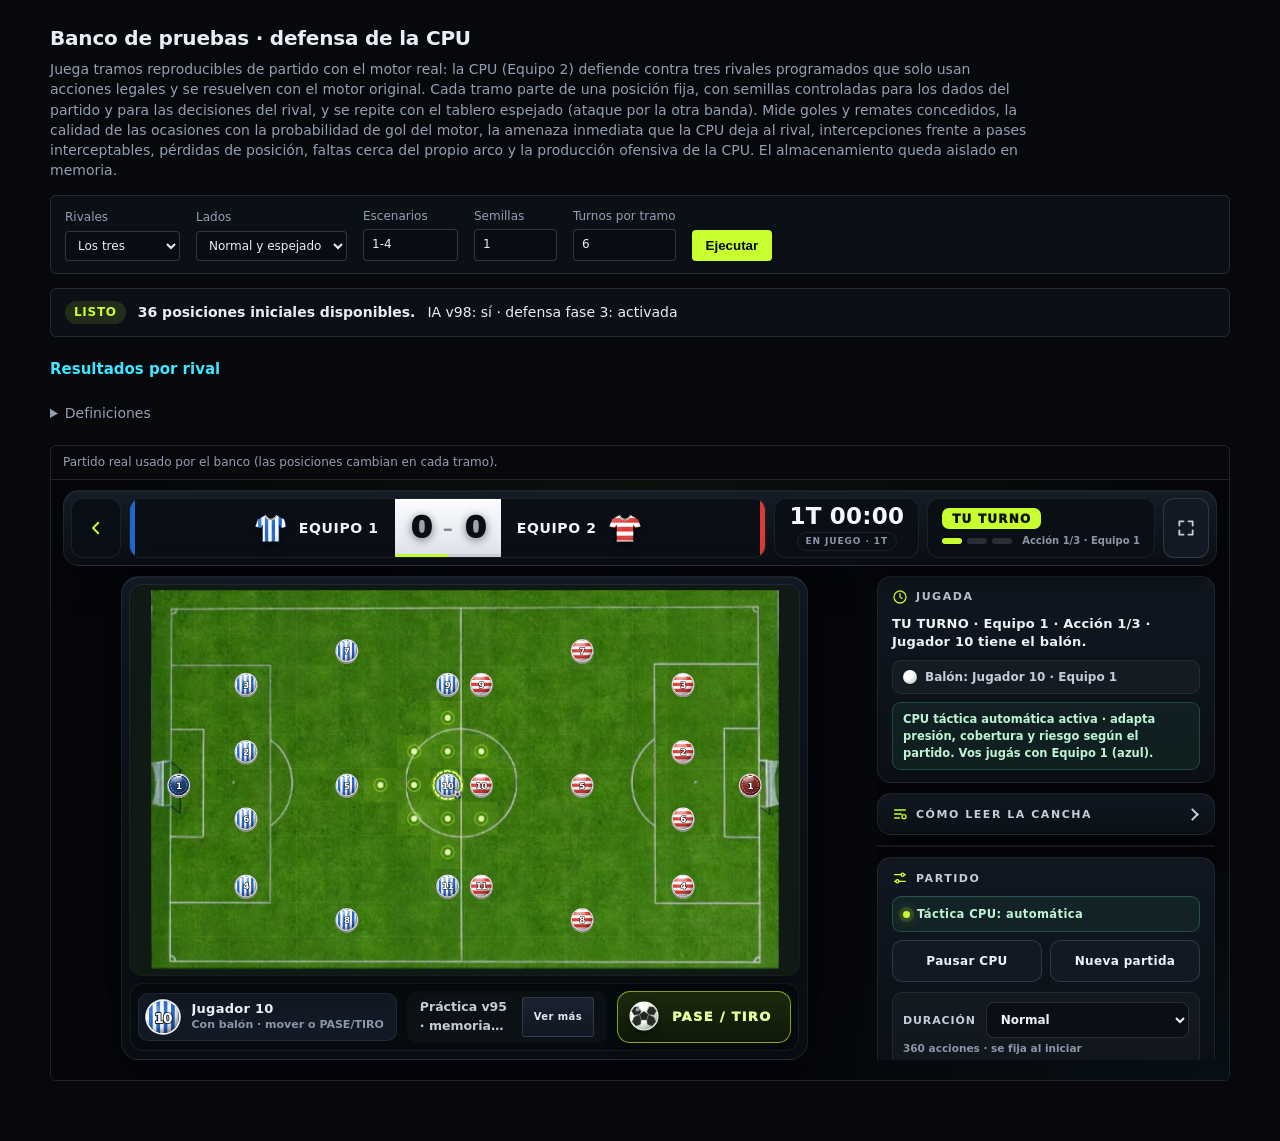
<file: pruebas/banco-defensa-cpu.html>
<!doctype html>
<html lang="es">
<head>
<meta charset="UTF-8">
<meta name="viewport" content="width=device-width, initial-scale=1">
<!-- La página vive en /pruebas/ pero carga el juego desde la raíz, igual que index.html. -->
<base href="../">
<title>Fútbol Único · Banco de pruebas · defensa de la CPU</title>
<style>
  :root { color-scheme: dark; --ok:#c8ff2e; --bad:#ff5263; --mut:#93a0b4; --line:rgba(233,238,246,.12); --cy:#3ee6ff; }
  body { margin:0; background:#06080c; color:#e9eef6; font:14px/1.45 system-ui,-apple-system,"Segoe UI",Roboto,sans-serif; }
  main { max-width:1180px; margin:0 auto; padding:24px 18px 60px; }
  h1 { font-size:20px; margin:0 0 6px; letter-spacing:-.01em; }
  h2 { font-size:15px; margin:22px 0 8px; color:var(--cy); }
  p.lead { color:var(--mut); margin:0 0 14px; max-width:980px; }
  form { display:flex; flex-wrap:wrap; gap:10px 16px; align-items:end; padding:12px 14px; border:1px solid var(--line); border-radius:6px; background:#0b0f16; }
  label { display:flex; flex-direction:column; gap:4px; font-size:12px; color:var(--mut); }
  select, input { background:#090d13; color:#e9eef6; border:1px solid rgba(233,238,246,.18); border-radius:4px; padding:6px 8px; font:inherit; }
  button { background:#c8ff2e; color:#06080c; border:0; border-radius:4px; padding:8px 14px; font-weight:800; cursor:pointer; }
  button:disabled { opacity:.5; cursor:default; }
  #summary { display:flex; gap:12px; flex-wrap:wrap; align-items:center; padding:12px 14px; border:1px solid var(--line); border-radius:6px; background:#0b0f16; margin:14px 0; }
  .pill { padding:3px 9px; border-radius:999px; font-weight:800; font-size:12px; letter-spacing:.06em; }
  .pill.ok { background:rgba(200,255,46,.12); color:var(--ok); } .pill.bad { background:rgba(255,82,99,.14); color:var(--bad); } .pill.run { background:rgba(62,230,255,.1); color:var(--cy); }
  table { width:100%; border-collapse:collapse; font-size:13px; }
  th, td { text-align:right; padding:6px 8px; border-bottom:1px solid var(--line); }
  th:first-child, td:first-child { text-align:left; }
  th { color:var(--mut); font-size:11px; letter-spacing:.06em; text-transform:uppercase; }
  td.mono { font-family:ui-monospace,SFMono-Regular,Menlo,monospace; font-size:12px; color:var(--mut); }
  details { margin-top:14px; color:var(--mut); }
  .stage-wrap { margin-top:22px; border:1px solid var(--line); border-radius:6px; overflow:hidden; }
  .stage-wrap > p { margin:0; padding:8px 12px; color:var(--mut); font-size:12px; border-bottom:1px solid var(--line); }
  #fuGameStage { height:600px; position:relative; }
  #fuGameStage iframe { width:100%; height:100%; border:0; display:block; }
  .fu-shell-header, #fuLoading small { display:none; }
</style>
<script>
  // Aislamiento del almacenamiento: el banco no lee ni escribe los datos guardados del jugador
  // (historial, memoria defensiva de la CPU, identidad táctica, torneo). Todo queda en memoria.
  function installMemoryStorage(win) {
    var data = new Map();
    var store = {
      getItem: function (k) { k = String(k); return data.has(k) ? data.get(k) : null; },
      setItem: function (k, v) { data.set(String(k), String(v)); },
      removeItem: function (k) { data.delete(String(k)); },
      clear: function () { data.clear(); },
      key: function (i) { var keys = Array.from(data.keys()); return i >= 0 && i < keys.length ? keys[i] : null; },
      get length() { return data.size; }
    };
    try { Object.defineProperty(win, 'localStorage', { configurable: true, enumerable: true, get: function () { return store; } }); win.__fuStorageIsolated = win.localStorage === store; }
    catch (error) { win.__fuStorageIsolated = false; }
  }
  installMemoryStorage(window);
  (function () {
    var url = new URL(location.href);
    if (url.searchParams.get('page') !== 'practice') { url.searchParams.set('page', 'practice'); history.replaceState(null, '', url.pathname + url.search); }
  })();
</script>
<script src="app.js" defer></script>
</head>
<body>
  <header class="fu-shell-header">
    <button id="fuBrand" type="button">FU</button>
    <span id="fuStatusDot"></span><strong id="fuStatusTitle"></strong><small id="fuStatusText"></small>
  </header>
  <main>
    <h1>Banco de pruebas · defensa de la CPU</h1>
    <p class="lead">Juega tramos reproducibles de partido con el motor real: la CPU (Equipo 2) defiende contra tres rivales
      programados que solo usan acciones legales y se resuelven con el motor original. Cada tramo parte de una posición fija,
      con semillas controladas para los dados del partido y para las decisiones del rival, y se repite con el tablero espejado
      (ataque por la otra banda). Mide goles y remates concedidos, la calidad de las ocasiones con la probabilidad de gol del
      motor, la amenaza inmediata que la CPU deja al rival, intercepciones frente a pases interceptables, pérdidas de posición,
      faltas cerca del propio arco y la producción ofensiva de la CPU. El almacenamiento queda aislado en memoria.</p>
    <form id="controls" onsubmit="return false">
      <label>Rivales<select id="fRivals"><option value="conservador,directo,agresivo">Los tres</option><option value="conservador">Conservador</option><option value="directo">Directo</option><option value="agresivo">Agresivo</option></select></label>
      <label>Lados<select id="fSides"><option value="normal,espejo">Normal y espejado</option><option value="normal">Normal</option><option value="espejo">Espejado</option></select></label>
      <label>Escenarios<input id="fScen" value="1-4" size="8"></label>
      <label>Semillas<input id="fSeeds" value="1" size="6"></label>
      <label>Turnos por tramo<input id="fTurns" value="6" size="4"></label>
      <button id="fRun" type="button">Ejecutar</button>
    </form>
    <section id="summary"><span class="pill run" id="state">CARGANDO</span><strong id="totals">Cargando el motor…</strong><span id="ver"></span></section>
    <h2>Resultados por rival</h2>
    <table><thead id="thead"></thead><tbody id="rows"></tbody></table>
    <details><summary>Definiciones</summary>
      <p>Amenaza inmediata: mayor probabilidad de gol que el rival puede conseguir en su próximo turno con una secuencia de hasta
        tres acciones de jugadores distintos (remate; pase y remate; pase, pase y remate; desmarque, pase y remate), calculada con
        las mismas funciones de precisión, intercepción, arquero y desvío que usa el motor. Ocasión peligrosa: turno rival que
        empieza con amenaza inmediata ≥ 20%. Remate peligroso: remate con probabilidad de gol ≥ 15%. Pase interceptable: pase o
        remate rival cuya trayectoria real atraviesa una casilla intermedia ocupada por un jugador de la CPU (el motor sortea la
        intercepción). Pérdida de posición: acción de la CPU sin la pelota que aumenta en 5 puntos o más la amenaza inmediata
        del rival. Falta cerca del arco: falta de la CPU en sus últimas seis columnas.</p>
    </details>
    <div class="stage-wrap">
      <p>Partido real usado por el banco (las posiciones cambian en cada tramo).</p>
      <div id="fuGameStage" aria-busy="true">
        <div id="fuLoading"><strong>Preparando</strong><small></small></div>
        <div id="fuError" hidden><p id="fuErrorText"></p><button type="button" id="fuRetry">Reintentar</button></div>
      </div>
    </div>
  </main>
<script>
// Posiciones iniciales (Equipo 1 con la pelota y por mover). Se generaron con ?modo=generar&partidos=6&acciones=170:
// partidos rápidos con semillas fijas entre los tres rivales y la heurística directa de la CPU, guardando el estado al
// comenzar cada turno del Equipo 1 con la pelota desde la columna 5. Se eligieron 24 cubriendo zona (medio, ataque,
// área), carril (centro, banda) y amenaza inicial (t0, probabilidad de gol de la mejor secuencia del turno).
// Formato: p = [id, columna, fila]; ids 0–10 Equipo 1, 11–21 Equipo 2 (CPU), en el orden de FORMATION.
// Las posiciones 25–36 empiezan con la CPU con la pelota y por mover (generadas con &equipo=2), para medir su ataque:
// 2 por zona (propia, medio, ataque) y carril (centro, banda).
var SCENARIOS = [
{"id":1,"zone":"medio-centro","origin":"directo-p0-a18","t0":0,"state":{"p":[[0,0,5],[1,2,2],[2,2,5],[3,2,6],[4,3,7],[5,6,5],[6,8,5],[7,5,9],[8,8,2],[9,5,1],[10,8,9],[11,17,5],[12,15,2],[13,15,4],[14,14,5],[15,15,8],[16,10,5],[17,9,5],[18,12,9],[19,7,0],[20,11,1],[21,9,9]],"ball":{"c":8,"r":5,"owner":6},"turn":1,"actionNo":1,"played":[],"lastPlayedId":null,"kickoff":false,"restartPassOnlyId":null,"freeKickRequiredId":null,"freeKickAwardedTeam":null,"score":[0,0],"clock":60}},
{"id":2,"zone":"medio-centro","origin":"conservador-p4-a136","t0":0,"state":{"p":[[0,0,5],[1,2,2],[2,2,4],[3,2,6],[4,2,8],[5,6,5],[6,8,5],[7,5,9],[8,8,2],[9,5,1],[10,8,10],[11,17,5],[12,15,2],[13,14,5],[14,15,6],[15,15,8],[16,10,5],[17,8,4],[18,12,9],[19,9,2],[20,12,1],[21,9,8]],"ball":{"c":6,"r":5,"owner":5},"turn":1,"actionNo":1,"played":[],"lastPlayedId":null,"kickoff":false,"restartPassOnlyId":null,"freeKickRequiredId":null,"freeKickAwardedTeam":null,"score":[0,0],"clock":60}},
{"id":3,"zone":"medio-centro","origin":"conservador-p1-a108","t0":0.0671,"state":{"p":[[0,0,5],[1,4,0],[2,3,2],[3,1,5],[4,2,8],[5,8,6],[6,10,3],[7,5,10],[8,7,2],[9,7,3],[10,7,9],[11,17,5],[12,13,0],[13,12,3],[14,12,5],[15,13,7],[16,8,3],[17,5,9],[18,8,8],[19,6,3],[20,4,4],[21,3,8]],"ball":{"c":7,"r":3,"owner":9},"turn":1,"actionNo":1,"played":[],"lastPlayedId":null,"kickoff":false,"restartPassOnlyId":null,"freeKickRequiredId":null,"freeKickAwardedTeam":null,"score":[0,0],"clock":60}},
{"id":4,"zone":"medio-centro","origin":"agresivo-p2-a111","t0":0.1457,"state":{"p":[[0,1,5],[1,2,2],[2,2,4],[3,2,6],[4,2,8],[5,6,4],[6,8,5],[7,6,7],[8,12,2],[9,7,2],[10,8,8],[11,17,5],[12,15,2],[13,15,4],[14,15,5],[15,15,8],[16,12,6],[17,9,5],[18,12,9],[19,8,1],[20,8,2],[21,8,7]],"ball":{"c":6,"r":7,"owner":7},"turn":1,"actionNo":1,"played":[],"lastPlayedId":null,"kickoff":false,"restartPassOnlyId":null,"freeKickRequiredId":null,"freeKickAwardedTeam":null,"score":[0,0],"clock":60}},
{"id":5,"zone":"medio-banda","origin":"conservador-p0-a36","t0":0,"state":{"p":[[0,0,5],[1,3,3],[2,2,4],[3,2,6],[4,4,9],[5,6,6],[6,8,5],[7,6,10],[8,8,2],[9,7,1],[10,8,8],[11,17,5],[12,14,0],[13,15,4],[14,14,7],[15,13,7],[16,10,5],[17,6,4],[18,7,9],[19,4,5],[20,10,3],[21,9,8]],"ball":{"c":6,"r":10,"owner":7},"turn":1,"actionNo":1,"played":[],"lastPlayedId":null,"kickoff":false,"restartPassOnlyId":null,"freeKickRequiredId":null,"freeKickAwardedTeam":null,"score":[0,0],"clock":60}},
{"id":6,"zone":"medio-banda","origin":"conservador-p4-a166","t0":0,"state":{"p":[[0,0,5],[1,2,2],[2,2,4],[3,2,6],[4,1,6],[5,6,5],[6,8,5],[7,5,10],[8,8,2],[9,5,2],[10,8,10],[11,17,5],[12,13,4],[13,14,4],[14,13,6],[15,13,7],[16,9,5],[17,3,5],[18,7,4],[19,9,2],[20,10,0],[21,5,8]],"ball":{"c":5,"r":2,"owner":9},"turn":1,"actionNo":1,"played":[],"lastPlayedId":null,"kickoff":false,"restartPassOnlyId":null,"freeKickRequiredId":null,"freeKickAwardedTeam":null,"score":[0,0],"clock":60}},
{"id":7,"zone":"medio-banda","origin":"agresivo-p4-a108","t0":0.0605,"state":{"p":[[0,0,5],[1,3,5],[2,1,2],[3,2,6],[4,2,8],[5,7,4],[6,9,1],[7,7,7],[8,7,2],[9,3,2],[10,11,8],[11,17,6],[12,14,4],[13,16,4],[14,14,5],[15,13,9],[16,10,5],[17,7,3],[18,10,8],[19,2,1],[20,8,3],[21,8,8]],"ball":{"c":7,"r":2,"owner":8},"turn":1,"actionNo":1,"played":[],"lastPlayedId":null,"kickoff":false,"restartPassOnlyId":null,"freeKickRequiredId":null,"freeKickAwardedTeam":null,"score":[0,0],"clock":60}},
{"id":8,"zone":"medio-banda","origin":"agresivo-p1-a165","t0":0.1699,"state":{"p":[[0,0,4],[1,2,4],[2,2,1],[3,0,10],[4,1,5],[5,5,5],[6,14,2],[7,5,9],[8,13,0],[9,7,2],[10,7,9],[11,17,5],[12,14,0],[13,15,4],[14,13,5],[15,14,8],[16,0,0],[17,5,10],[18,0,5],[19,2,3],[20,6,3],[21,1,8]],"ball":{"c":7,"r":2,"owner":9},"turn":1,"actionNo":1,"played":[],"lastPlayedId":null,"kickoff":false,"restartPassOnlyId":null,"freeKickRequiredId":null,"freeKickAwardedTeam":null,"score":[0,0],"clock":60}},
{"id":9,"zone":"ataque-centro","origin":"conservador-p3-a116","t0":0,"state":{"p":[[0,0,5],[1,3,2],[2,2,5],[3,3,8],[4,1,8],[5,5,5],[6,8,5],[7,8,9],[8,8,2],[9,4,2],[10,10,7],[11,17,5],[12,13,0],[13,13,5],[14,12,3],[15,11,7],[16,9,7],[17,6,6],[18,6,7],[19,7,3],[20,5,2],[21,8,8]],"ball":{"c":10,"r":7,"owner":10},"turn":1,"actionNo":1,"played":[],"lastPlayedId":null,"kickoff":false,"restartPassOnlyId":null,"freeKickRequiredId":null,"freeKickAwardedTeam":null,"score":[0,0],"clock":60}},
{"id":10,"zone":"ataque-centro","origin":"agresivo-p5-a78","t0":0.0771,"state":{"p":[[0,0,5],[1,2,2],[2,3,5],[3,3,6],[4,6,6],[5,5,10],[6,13,5],[7,9,7],[8,8,2],[9,8,1],[10,12,7],[11,17,5],[12,15,2],[13,14,5],[14,13,7],[15,13,10],[16,10,7],[17,10,6],[18,8,10],[19,6,3],[20,10,2],[21,4,10]],"ball":{"c":9,"r":7,"owner":7},"turn":1,"actionNo":1,"played":[],"lastPlayedId":null,"kickoff":false,"restartPassOnlyId":null,"freeKickRequiredId":null,"freeKickAwardedTeam":null,"score":[0,0],"clock":60}},
{"id":11,"zone":"ataque-centro","origin":"directo-p5-a75","t0":0.1195,"state":{"p":[[0,0,5],[1,3,2],[2,3,4],[3,2,6],[4,2,8],[5,5,5],[6,7,6],[7,11,7],[8,9,3],[9,4,0],[10,10,8],[11,17,5],[12,15,2],[13,15,6],[14,13,6],[15,14,6],[16,10,5],[17,9,6],[18,10,7],[19,8,1],[20,11,3],[21,9,10]],"ball":{"c":11,"r":7,"owner":7},"turn":1,"actionNo":1,"played":[],"lastPlayedId":null,"kickoff":false,"restartPassOnlyId":null,"freeKickRequiredId":null,"freeKickAwardedTeam":null,"score":[0,0],"clock":60}},
{"id":12,"zone":"ataque-centro","origin":"directo-p0-a130","t0":0.238,"state":{"p":[[0,0,5],[1,4,2],[2,3,4],[3,3,6],[4,4,9],[5,10,7],[6,11,10],[7,17,10],[8,9,2],[9,12,7],[10,14,10],[11,17,5],[12,16,5],[13,13,7],[14,15,8],[15,15,10],[16,10,4],[17,6,8],[18,13,8],[19,7,0],[20,8,4],[21,8,9]],"ball":{"c":12,"r":7,"owner":9},"turn":1,"actionNo":1,"played":[],"lastPlayedId":null,"kickoff":false,"restartPassOnlyId":null,"freeKickRequiredId":null,"freeKickAwardedTeam":null,"score":[0,0],"clock":60}},
{"id":13,"zone":"ataque-banda","origin":"directo-p2-a10","t0":0,"state":{"p":[[0,0,5],[1,2,2],[2,2,4],[3,2,6],[4,2,8],[5,5,5],[6,8,5],[7,7,8],[8,9,1],[9,8,1],[10,8,8],[11,17,5],[12,15,2],[13,15,4],[14,15,6],[15,15,8],[16,12,5],[17,9,5],[18,12,7],[19,10,2],[20,10,1],[21,9,8]],"ball":{"c":9,"r":1,"owner":8},"turn":1,"actionNo":1,"played":[],"lastPlayedId":null,"kickoff":false,"restartPassOnlyId":null,"freeKickRequiredId":null,"freeKickAwardedTeam":null,"score":[0,0],"clock":60}},
{"id":14,"zone":"ataque-banda","origin":"directo-p0-a163","t0":0.0663,"state":{"p":[[0,0,5],[1,2,2],[2,3,4],[3,2,6],[4,2,8],[5,6,4],[6,8,5],[7,7,8],[8,10,1],[9,7,0],[10,8,8],[11,17,5],[12,12,2],[13,16,4],[14,16,5],[15,15,8],[16,12,5],[17,9,5],[18,12,9],[19,7,2],[20,12,1],[21,9,8]],"ball":{"c":10,"r":1,"owner":8},"turn":1,"actionNo":1,"played":[],"lastPlayedId":null,"kickoff":false,"restartPassOnlyId":null,"freeKickRequiredId":null,"freeKickAwardedTeam":null,"score":[0,0],"clock":60}},
{"id":15,"zone":"ataque-banda","origin":"directo-p0-a124","t0":0.1361,"state":{"p":[[0,0,5],[1,4,2],[2,3,4],[3,3,6],[4,4,9],[5,8,7],[6,11,8],[7,17,10],[8,9,2],[9,11,9],[10,14,10],[11,17,5],[12,16,5],[13,15,7],[14,15,8],[15,15,10],[16,10,4],[17,6,8],[18,12,9],[19,7,0],[20,6,3],[21,8,9]],"ball":{"c":11,"r":9,"owner":9},"turn":1,"actionNo":1,"played":[],"lastPlayedId":null,"kickoff":false,"restartPassOnlyId":null,"freeKickRequiredId":null,"freeKickAwardedTeam":null,"score":[0,0],"clock":60}},
{"id":16,"zone":"ataque-banda","origin":"agresivo-p4-a150","t0":0.2971,"state":{"p":[[0,0,5],[1,5,5],[2,3,2],[3,2,6],[4,2,9],[5,11,1],[6,11,2],[7,10,7],[8,8,2],[9,8,0],[10,13,6],[11,17,6],[12,14,1],[13,14,4],[14,14,5],[15,15,7],[16,12,2],[17,7,3],[18,6,8],[19,2,1],[20,12,3],[21,8,8]],"ball":{"c":11,"r":2,"owner":6},"turn":1,"actionNo":1,"played":[],"lastPlayedId":null,"kickoff":false,"restartPassOnlyId":null,"freeKickRequiredId":null,"freeKickAwardedTeam":null,"score":[0,0],"clock":60}},
{"id":17,"zone":"area-centro","origin":"directo-p5-a81","t0":0.0398,"state":{"p":[[0,0,5],[1,3,2],[2,3,4],[3,2,6],[4,2,8],[5,5,5],[6,7,6],[7,14,7],[8,10,2],[9,7,0],[10,10,8],[11,17,5],[12,15,2],[13,15,6],[14,14,6],[15,15,7],[16,10,5],[17,9,6],[18,13,7],[19,8,1],[20,11,3],[21,9,10]],"ball":{"c":14,"r":7,"owner":7},"turn":1,"actionNo":1,"played":[],"lastPlayedId":null,"kickoff":false,"restartPassOnlyId":null,"freeKickRequiredId":null,"freeKickAwardedTeam":null,"score":[0,0],"clock":60}},
{"id":18,"zone":"area-centro","origin":"directo-p0-a142","t0":0.1632,"state":{"p":[[0,0,5],[1,4,2],[2,3,4],[3,3,6],[4,4,9],[5,10,7],[6,10,10],[7,15,9],[8,11,2],[9,16,3],[10,14,10],[11,17,5],[12,17,4],[13,16,6],[14,16,7],[15,15,10],[16,10,4],[17,6,8],[18,13,8],[19,7,0],[20,8,4],[21,10,9]],"ball":{"c":16,"r":3,"owner":9},"turn":1,"actionNo":1,"played":[],"lastPlayedId":null,"kickoff":false,"restartPassOnlyId":null,"freeKickRequiredId":null,"freeKickAwardedTeam":null,"score":[0,0],"clock":60}},
{"id":19,"zone":"area-centro","origin":"directo-p0-a136","t0":0.223,"state":{"p":[[0,0,5],[1,4,2],[2,3,4],[3,3,6],[4,4,9],[5,10,7],[6,11,10],[7,17,7],[8,11,2],[9,14,5],[10,14,10],[11,17,5],[12,15,5],[13,14,6],[14,15,8],[15,15,10],[16,10,4],[17,6,8],[18,13,8],[19,7,0],[20,8,4],[21,10,9]],"ball":{"c":14,"r":5,"owner":9},"turn":1,"actionNo":1,"played":[],"lastPlayedId":null,"kickoff":false,"restartPassOnlyId":null,"freeKickRequiredId":null,"freeKickAwardedTeam":null,"score":[0,0],"clock":60}},
{"id":20,"zone":"area-banda","origin":"conservador-p0-a162","t0":0,"state":{"p":[[0,0,4],[1,3,0],[2,3,5],[3,2,7],[4,3,7],[5,6,7],[6,11,6],[7,16,10],[8,6,0],[9,14,2],[10,6,9],[11,17,6],[12,16,7],[13,14,4],[14,16,9],[15,15,9],[16,8,6],[17,5,5],[18,5,9],[19,5,2],[20,10,5],[21,8,9]],"ball":{"c":16,"r":10,"owner":7},"turn":1,"actionNo":1,"played":[],"lastPlayedId":null,"kickoff":false,"restartPassOnlyId":null,"freeKickRequiredId":null,"freeKickAwardedTeam":null,"score":[0,0],"clock":60}},
{"id":21,"zone":"area-banda","origin":"conservador-p0-a156","t0":0.0313,"state":{"p":[[0,0,4],[1,2,2],[2,3,5],[3,2,7],[4,3,7],[5,6,7],[6,9,6],[7,13,10],[8,6,0],[9,14,2],[10,6,9],[11,17,5],[12,16,7],[13,14,4],[14,14,9],[15,13,9],[16,8,6],[17,5,5],[18,5,9],[19,5,2],[20,10,5],[21,8,9]],"ball":{"c":13,"r":10,"owner":7},"turn":1,"actionNo":1,"played":[],"lastPlayedId":null,"kickoff":false,"restartPassOnlyId":null,"freeKickRequiredId":null,"freeKickAwardedTeam":null,"score":[0,0],"clock":60}},
{"id":22,"zone":"area-banda","origin":"agresivo-p3-a75","t0":0.0785,"state":{"p":[[0,0,5],[1,6,1],[2,3,4],[3,2,6],[4,2,8],[5,7,0],[6,10,3],[7,5,9],[8,13,1],[9,9,1],[10,8,9],[11,17,5],[12,14,2],[13,16,3],[14,14,6],[15,15,8],[16,10,4],[17,6,5],[18,11,8],[19,8,1],[20,5,0],[21,6,8]],"ball":{"c":13,"r":1,"owner":8},"turn":1,"actionNo":1,"played":[],"lastPlayedId":null,"kickoff":false,"restartPassOnlyId":null,"freeKickRequiredId":null,"freeKickAwardedTeam":null,"score":[0,0],"clock":60}},
{"id":23,"zone":"area-banda","origin":"directo-p0-a88","t0":0.1311,"state":{"p":[[0,0,5],[1,2,2],[2,3,5],[3,3,6],[4,4,9],[5,6,5],[6,10,5],[7,17,9],[8,9,2],[9,15,3],[10,13,10],[11,17,5],[12,15,2],[13,17,7],[14,15,8],[15,17,8],[16,10,3],[17,6,8],[18,11,5],[19,7,0],[20,10,2],[21,9,8]],"ball":{"c":17,"r":9,"owner":7},"turn":1,"actionNo":1,"played":[],"lastPlayedId":null,"kickoff":false,"restartPassOnlyId":null,"freeKickRequiredId":null,"freeKickAwardedTeam":null,"score":[0,0],"clock":60}},
{"id":24,"zone":"area-banda","origin":"directo-p0-a94","t0":0.2428,"state":{"p":[[0,0,5],[1,2,2],[2,3,5],[3,3,6],[4,4,9],[5,6,5],[6,9,6],[7,17,10],[8,9,2],[9,15,5],[10,13,10],[11,17,5],[12,16,4],[13,17,7],[14,15,8],[15,17,9],[16,10,3],[17,6,8],[18,13,7],[19,7,0],[20,10,2],[21,9,8]],"ball":{"c":17,"r":10,"owner":7},"turn":1,"actionNo":1,"played":[],"lastPlayedId":null,"kickoff":false,"restartPassOnlyId":null,"freeKickRequiredId":null,"freeKickAwardedTeam":null,"score":[0,0],"clock":60}},
{"id":25,"zone":"cpu-propia-centro","origin":"agresivo-p0-a67","t0":0,"state":{"p":[[0,0,5],[1,2,2],[2,2,4],[3,2,6],[4,2,8],[5,6,5],[6,9,6],[7,5,9],[8,8,2],[9,8,1],[10,10,8],[11,17,5],[12,15,2],[13,15,4],[14,14,6],[15,15,8],[16,12,5],[17,9,5],[18,12,10],[19,9,2],[20,12,1],[21,9,10]],"ball":{"c":14,"r":6,"owner":14},"turn":2,"actionNo":1,"played":[],"lastPlayedId":null,"kickoff":false,"restartPassOnlyId":null,"freeKickRequiredId":null,"freeKickAwardedTeam":null,"score":[0,0],"clock":60}},
{"id":26,"zone":"cpu-propia-centro","origin":"directo-p1-a157","t0":0.2317,"state":{"p":[[0,1,2],[1,2,4],[2,2,3],[3,1,3],[4,3,6],[5,4,1],[6,12,5],[7,6,9],[8,10,2],[9,13,1],[10,9,6],[11,17,5],[12,13,4],[13,14,0],[14,14,9],[15,11,6],[16,8,6],[17,4,5],[18,0,6],[19,5,2],[20,2,0],[21,4,7]],"ball":{"c":11,"r":6,"owner":15},"turn":2,"actionNo":1,"played":[],"lastPlayedId":null,"kickoff":false,"restartPassOnlyId":null,"freeKickRequiredId":null,"freeKickAwardedTeam":null,"score":[0,0],"clock":60}},
{"id":27,"zone":"cpu-propia-banda","origin":"directo-p0-a154","t0":0,"state":{"p":[[0,0,5],[1,2,2],[2,3,4],[3,2,6],[4,2,8],[5,6,4],[6,8,5],[7,5,9],[8,9,1],[9,5,1],[10,8,8],[11,17,5],[12,13,0],[13,17,4],[14,15,6],[15,15,8],[16,12,5],[17,9,5],[18,12,9],[19,9,2],[20,12,1],[21,9,8]],"ball":{"c":13,"r":0,"owner":12},"turn":2,"actionNo":1,"played":[],"lastPlayedId":null,"kickoff":false,"restartPassOnlyId":null,"freeKickRequiredId":null,"freeKickAwardedTeam":null,"score":[0,0],"clock":60}},
{"id":28,"zone":"cpu-propia-banda","origin":"directo-p1-a163","t0":0.1919,"state":{"p":[[0,1,2],[1,2,6],[2,2,5],[3,1,3],[4,3,6],[5,4,1],[6,12,5],[7,6,9],[8,10,2],[9,13,1],[10,10,7],[11,17,5],[12,13,4],[13,14,0],[14,14,9],[15,11,8],[16,8,6],[17,4,5],[18,0,9],[19,5,2],[20,2,0],[21,4,9]],"ball":{"c":11,"r":8,"owner":15},"turn":2,"actionNo":1,"played":[],"lastPlayedId":null,"kickoff":false,"restartPassOnlyId":null,"freeKickRequiredId":null,"freeKickAwardedTeam":null,"score":[0,0],"clock":60}},
{"id":29,"zone":"cpu-medio-centro","origin":"directo-p0-a9","t0":0,"state":{"p":[[0,0,5],[1,2,2],[2,2,5],[3,2,6],[4,2,8],[5,6,4],[6,7,5],[7,5,9],[8,8,2],[9,5,1],[10,8,9],[11,17,5],[12,15,2],[13,15,4],[14,15,6],[15,15,8],[16,11,5],[17,8,5],[18,12,9],[19,9,0],[20,12,1],[21,9,8]],"ball":{"c":8,"r":5,"owner":17},"turn":2,"actionNo":1,"played":[],"lastPlayedId":null,"kickoff":false,"restartPassOnlyId":null,"freeKickRequiredId":null,"freeKickAwardedTeam":null,"score":[0,0],"clock":60}},
{"id":30,"zone":"cpu-medio-centro","origin":"conservador-p2-a157","t0":0.238,"state":{"p":[[0,1,5],[1,1,1],[2,2,0],[3,1,3],[4,2,7],[5,8,5],[6,8,4],[7,6,6],[8,6,3],[9,6,1],[10,10,7],[11,17,5],[12,12,2],[13,12,4],[14,14,5],[15,13,8],[16,3,4],[17,4,7],[18,7,0],[19,3,0],[20,9,4],[21,7,8]],"ball":{"c":9,"r":4,"owner":20},"turn":2,"actionNo":1,"played":[],"lastPlayedId":null,"kickoff":false,"restartPassOnlyId":null,"freeKickRequiredId":null,"freeKickAwardedTeam":null,"score":[0,0],"clock":60}},
{"id":31,"zone":"cpu-medio-banda","origin":"agresivo-p0-a15","t0":0,"state":{"p":[[0,0,5],[1,2,2],[2,2,4],[3,2,6],[4,2,8],[5,7,5],[6,9,6],[7,6,9],[8,8,2],[9,7,1],[10,7,9],[11,17,5],[12,15,2],[13,15,4],[14,15,6],[15,15,8],[16,11,5],[17,9,5],[18,12,9],[19,9,0],[20,10,2],[21,7,10]],"ball":{"c":7,"r":10,"owner":21},"turn":2,"actionNo":1,"played":[],"lastPlayedId":null,"kickoff":false,"restartPassOnlyId":null,"freeKickRequiredId":null,"freeKickAwardedTeam":null,"score":[0,0],"clock":60}},
{"id":32,"zone":"cpu-medio-banda","origin":"conservador-p0-a61","t0":0.3736,"state":{"p":[[0,0,5],[1,3,3],[2,1,5],[3,2,6],[4,4,9],[5,6,6],[6,8,5],[7,9,10],[8,6,2],[9,7,1],[10,7,9],[11,17,5],[12,12,2],[13,14,4],[14,14,7],[15,13,7],[16,9,4],[17,4,4],[18,7,8],[19,2,5],[20,7,2],[21,7,10]],"ball":{"c":7,"r":10,"owner":21},"turn":2,"actionNo":1,"played":[],"lastPlayedId":null,"kickoff":false,"restartPassOnlyId":21,"freeKickRequiredId":null,"freeKickAwardedTeam":null,"score":[0,0],"clock":60}},
{"id":33,"zone":"cpu-ataque-centro","origin":"directo-p5-a39","t0":0.0796,"state":{"p":[[0,0,5],[1,2,4],[2,4,4],[3,4,5],[4,2,8],[5,5,6],[6,8,5],[7,5,9],[8,8,2],[9,5,1],[10,9,9],[11,17,5],[12,14,0],[13,15,4],[14,15,6],[15,15,8],[16,11,6],[17,5,4],[18,11,9],[19,9,2],[20,9,0],[21,7,9]],"ball":{"c":5,"r":4,"owner":17},"turn":2,"actionNo":1,"played":[],"lastPlayedId":null,"kickoff":false,"restartPassOnlyId":null,"freeKickRequiredId":null,"freeKickAwardedTeam":null,"score":[0,0],"clock":60}},
{"id":34,"zone":"cpu-ataque-centro","origin":"agresivo-p1-a156","t0":0.5744,"state":{"p":[[0,0,4],[1,1,4],[2,2,1],[3,0,10],[4,1,5],[5,5,5],[6,14,2],[7,5,9],[8,13,0],[9,6,2],[10,7,9],[11,17,5],[12,14,0],[13,14,5],[14,13,5],[15,13,10],[16,0,0],[17,5,10],[18,0,5],[19,0,1],[20,4,5],[21,1,8]],"ball":{"c":4,"r":5,"owner":20},"turn":2,"actionNo":1,"played":[],"lastPlayedId":null,"kickoff":false,"restartPassOnlyId":null,"freeKickRequiredId":null,"freeKickAwardedTeam":null,"score":[0,0],"clock":60}},
{"id":35,"zone":"cpu-ataque-banda","origin":"agresivo-p0-a21","t0":0,"state":{"p":[[0,0,5],[1,2,2],[2,1,5],[3,1,6],[4,2,8],[5,7,5],[6,9,6],[7,4,9],[8,8,2],[9,7,1],[10,7,9],[11,17,5],[12,15,2],[13,15,4],[14,15,6],[15,13,10],[16,11,5],[17,9,5],[18,10,9],[19,9,0],[20,10,2],[21,5,10]],"ball":{"c":5,"r":10,"owner":21},"turn":2,"actionNo":1,"played":[],"lastPlayedId":null,"kickoff":false,"restartPassOnlyId":null,"freeKickRequiredId":null,"freeKickAwardedTeam":null,"score":[0,0],"clock":60}},
{"id":36,"zone":"cpu-ataque-banda","origin":"directo-p1-a133","t0":0.4391,"state":{"p":[[0,0,1],[1,2,1],[2,1,4],[3,0,4],[4,2,5],[5,4,1],[6,13,4],[7,6,9],[8,10,2],[9,13,1],[10,9,8],[11,17,5],[12,15,2],[13,14,0],[14,14,9],[15,14,6],[16,9,5],[17,4,4],[18,0,5],[19,5,0],[20,2,0],[21,4,8]],"ball":{"c":2,"r":0,"owner":20},"turn":2,"actionNo":1,"played":[],"lastPlayedId":null,"kickoff":false,"restartPassOnlyId":null,"freeKickRequiredId":null,"freeKickAwardedTeam":null,"score":[0,0],"clock":60}}
];
(function () {
  'use strict';
  function engineHook() {
    var B = {};
    function xs(s) { s ^= s << 13; s >>>= 0; s ^= s >>> 17; s ^= s << 5; return s >>> 0; }
    function mix(a, b) { var h = (Math.imul((a >>> 0) ^ 0x9E3779B9, 0x85EBCA6B) ^ Math.imul(((b >>> 0) + 0x632BE5AB) >>> 0, 0xC2B2AE35)) >>> 0; h ^= h >>> 15; h = Math.imul(h, 0x2C1B3C6D) >>> 0; h ^= h >>> 12; h = Math.imul(h, 0x297A2D39) >>> 0; h ^= h >>> 15; return (h >>> 0) || 0x1234567; }
    // Dados del partido real con semilla por acción (mismos dados para la misma acción en ambas versiones) y un flujo aparte
    // para el azar propio de la CPU al decidir, que así no altera los dados de las jugadas.
    var gameRng = 0x2468ACE, cpuRng = 0x13579BD, inCpu = false;
    Math.random = function () {
      if (inCpu) { cpuRng = xs(cpuRng); return cpuRng / 4294967296; }
      gameRng = xs(gameRng); return gameRng / 4294967296;
    };
    B.reseed = function (seg, k) { gameRng = mix(seg, 2 * k + 1); cpuRng = mix((seg ^ 0x5F3759DF) >>> 0, 2 * k + 2); };
    var log = [], lastFtr = null, goalTeam = null;
    var prevBegin = beginManualAction;
    beginManualAction = function (kind, actor, details) {
      if (simulationRandomState === null) {
        var d = {}; try { d = JSON.parse(JSON.stringify(details || {})); } catch (e) {}
        log.push({ kind: kind, t: actor ? actor.t : null, n: actor ? actor.n : null, id: actor ? actor.id : null, d: d });
      }
      return prevBegin.apply(this, arguments);
    };
    var prevFtr = firstTrajectoryRival;
    firstTrajectoryRival = function (path, team) {
      var res = prevFtr(path, team);
      if (simulationRandomState === null) lastFtr = { id: res ? res.player.id : null, n: res ? res.player.n : null, index: res ? res.index : -1, len: path.length };
      return res;
    };
    var prevGoal = showGoalCelebration;
    showGoalCelebration = function (team) { goalTeam = team; return prevGoal.apply(this, arguments); };
    maybeScheduleCpuAction = function () {};
    function holderNow() { return ball.owner != null ? p.find(function (z) { return z.id === ball.owner; }) || null : null; }
    function passOk(passer, from, to, team, ps, receiver) {
      if (cheb(from, to) > BALL_REACH(passer.n)) return 0;
      if (receiver && stateOffsidePosition(receiver, from, ps)) return 0;
      var prec = estimatedPassPrecision(passer, from, to); if (!(prec > 0)) return 0;
      var it = trajectoryInterceptionRisk(from, to, team, ps); if (it.blocked) return 0;
      return prec * (1 - it.risk);
    }
    function beyondLine(team, from, to, ps) {
      var dir = team === 1 ? 1 : -1;
      var off = ps.some(function (z) { return z.t === team && stateOffsidePosition(z, from, ps); });
      if (!off) return false;
      var defs = ps.filter(function (z) { return z.t !== team; }).sort(function (a, b) { return dir > 0 ? b.c - a.c : a.c - b.c; });
      return defs.length >= 2 && (to.c - defs[1].c) * dir > 0;
    }
    function shotP(shooter, from, ps) { return fuV96BestShot(shooter, ps, from).probability; }
    // Amenaza inmediata: mejor secuencia de gol del equipo atacante en sus próximas acciones (jugadores distintos).
    function threat(team, actionsLeft, played) {
      var out = { p: 0, seq: '', direct: 0, passShot: 0, passPassShot: 0 };
      var holder = holderNow();
      if (!holder || holder.t !== team || played.indexOf(holder.id) >= 0) return out;
      var ps = p, from = { c: holder.c, r: holder.r };
      var mates = ps.filter(function (z) { return z.t === team && z.id !== holder.id && z.n !== 1 && played.indexOf(z.id) < 0; });
      if (actionsLeft >= 1 && restartPassOnlyId !== holder.id && !kickoffPassRequired) out.direct = shotP(holder, from, ps);
      if (actionsLeft >= 2) mates.forEach(function (r1) {
        var to = { c: r1.c, r: r1.r };
        if (beyondLine(team, from, to, ps)) return;
        var s1 = passOk(holder, from, to, team, ps, r1); if (s1 <= 0) return;
        var v = s1 * shotP(r1, to, ps); if (v > out.passShot) out.passShot = v;
        if (actionsLeft >= 3) mates.forEach(function (r2) {
          if (r2.id === r1.id) return;
          var to2 = { c: r2.c, r: r2.r };
          if (beyondLine(team, to, to2, ps)) return;
          var s2 = passOk(r1, to, to2, team, ps, r2); if (s2 <= 0) return;
          var v2 = s1 * s2 * shotP(r2, to2, ps); if (v2 > out.passPassShot) out.passPassShot = v2;
        });
      });
      // Cada jugador actúa una sola vez por turno: quien se desmarca no puede además recibir y rematar en ese turno,
      // así que las secuencias posibles de un turno son remate, pase y remate, o pase, pase y remate.
      var best = Math.max(out.direct, out.passShot, out.passPassShot);
      out.p = best;
      out.seq = best <= 0 ? '' : best === out.direct ? 'remate' : best === out.passShot ? 'pase-remate' : 'pase-pase-remate';
      return out;
    }
    B.threat = function (team, actionsLeft, played) { return threat(team || 1, actionsLeft == null ? 3 : actionsLeft, played || []); };
    B.status = function () {
      var h = holderNow();
      return { turn: turn, actionNo: actionNo, holderTeam: h ? h.t : 0, holderId: h ? h.id : null, ball: { c: ball.c, r: ball.r, owner: ball.owner },
        score: score.slice(), clock: matchClockActions, idle: !(anim && !goalCelebrationActive) && !cpuSearching, goal: goalCelebrationActive, goalTeam: goalTeam,
        freeKick: freeKickRequiredId, played: playedThisTurn.slice(), finished: matchClockFinished, halftime: !!(halftimePending || halftimePaused) };
    };
    B.state = function () {
      return { p: p.map(function (z) { return [z.id, z.c, z.r]; }), ball: { c: ball.c, r: ball.r, owner: ball.owner }, turn: turn, actionNo: actionNo,
        played: playedThisTurn.slice(), lastPlayedId: lastPlayedId, kickoff: kickoffPassRequired, restartPassOnlyId: restartPassOnlyId,
        freeKickRequiredId: freeKickRequiredId, freeKickAwardedTeam: freeKickAwardedTeam, score: score.slice(), clock: matchClockActions };
    };
    B.load = function (st) {
      cancelCpuTimer(); cpuEpoch++; cpuAutoEnabled = false; cpuSearching = false;
      p = FORMATION.map(function (d, i) { return { id: i, t: d[0], n: d[1], c: d[2], r: d[3] }; });
      st.p.forEach(function (q) { var z = p.find(function (y) { return y.id === q[0]; }); z.c = q[1]; z.r = q[2]; });
      ball = { c: st.ball.c, r: st.ball.r, owner: st.ball.owner };
      turn = st.turn; actionNo = st.actionNo || 1; playedThisTurn = (st.played || []).slice(); lastPlayedId = st.lastPlayedId == null ? null : st.lastPlayedId;
      kickoffPassRequired = !!st.kickoff; restartPassOnlyId = st.restartPassOnlyId == null ? null : st.restartPassOnlyId;
      freeKickRequiredId = st.freeKickRequiredId == null ? null : st.freeKickRequiredId; freeKickAwardedTeam = st.freeKickAwardedTeam == null ? null : st.freeKickAwardedTeam;
      score = (st.score || [0, 0]).slice(); matchClockActions = st.clock || 60; matchClockFinished = false; halftimePending = false; halftimePaused = false;
      goalCelebrationActive = false; pendingGoalRestartTeam = null; strategicPassHistory = []; selected = null; mode = 'player'; anim = false; simulationRandomState = null;
      cpuRejectedKeys.clear(); cpuProfile = 'balanced'; cpuDefensiveMemory = { schema: 1, patterns: [] };
      if (typeof fuV96ActionHistory !== 'undefined') fuV96ActionHistory = [];
      if (typeof fuV96TransitionActions !== 'undefined') fuV96TransitionActions = 0;
      log = []; goalTeam = null; lastFtr = null;
      try { clearRecommendation(); } catch (e) {}
      try { dismissFoulNotice(); } catch (e) {}
      var overlay = document.getElementById('goalCelebrationOverlay'); if (overlay) overlay.hidden = true;
      drawPlayers(); drawBall(); setTurn(); refresh();
    };
    B.fast = function () {
      animateBall = function () { return Promise.resolve(); };
      animatePlayerMove = function () { return Promise.resolve(); };
      animateDuel = function () { return Promise.resolve(); };
    };
    B.takeLog = function () { var out = log; log = []; return out; };
    B.candidates = function () {
      var team = turn, list = tacticalCandidates(), more = actionNo < ACTIONS_PER_TURN;
      return list.map(function (a) {
        var o = { key: sequenceActionKey(a), kind: a.kind, id: a.playerId, n: a.player ? a.player.n : null,
          to: a.to ? { c: a.to.c, r: a.to.r } : null, score: Number(a.score) || 0, prec: Number(a.precision) || 0, ir: Number(a.interceptRisk) || 0,
          gp: Number(a.goalProbability) || 0, rid: a.receiverId == null ? null : a.receiverId, progress: Number(a.progress) || 0,
          exposure: Number(a.exposureRisk) || 0, duel: a.duelOutcome || null, press: 0, recvShot: 0 };
        if (o.to) o.press = p.filter(function (z) { return z.t !== team && cheb(z, o.to) <= 1; }).length;
        if (a.kind === 'pass' && a.receiverId != null && more && playedThisTurn.indexOf(a.receiverId) < 0) {
          var rc = p.find(function (z) { return z.id === a.receiverId; });
          o.recvShot = rc ? fuV96BestShot(rc, p, { c: a.to.c, r: a.to.r }).probability : 0;
        }
        return o;
      });
    };
    // Ejecuta una candidata legal del equipo en turno con las funciones visibles del partido (como un clic del jugador).
    B.act = function (key) {
      var a = tacticalCandidates().find(function (x) { return sequenceActionKey(x) === key; });
      if (!a) return { ok: false, why: 'sin candidata' };
      var actor = p.find(function (z) { return z.id === a.playerId; });
      if (!actor || actor.t !== turn) return { ok: false, why: 'actor' };
      selected = actor.id; mode = (a.kind === 'pass' || a.kind === 'shoot') ? 'ball' : 'player'; lastFtr = null;
      try {
        if (a.kind === 'duel') duel(actor, p.find(function (z) { return z.id === a.opponentId; }));
        else if (a.kind === 'pass' || a.kind === 'shoot') moveBall(a.to.c, a.to.r);
        else movePlayer(a.to.c, a.to.r);
      } catch (e) { return { ok: false, why: 'error ' + (e && e.message) }; }
      return { ok: !!anim, ftr: lastFtr };
    };
    // Turno real de la CPU: la misma decisión y el mismo despacho que usa el partido.
    B.cpuAct = async function () {
      cpuAutoEnabled = true; cancelCpuTimer();
      var t0 = performance.now(), chosen = null, err = null;
      inCpu = true;
      try { chosen = await chooseCpuMove(cpuEpoch); } catch (e) { err = String(e && e.message || e); } finally { cpuSearching = false; inCpu = false; }
      var ms = performance.now() - t0;
      if (!chosen) chosen = tacticalCandidates().filter(function (a) { return !cpuRejectedKeys.has(sequenceActionKey(a)); }).sort(function (a, b) { return b.score - a.score; })[0] || null;
      if (!chosen) { cpuAutoEnabled = false; return { ok: false, why: 'sin acciones', ms: ms, err: err }; }
      var info = { key: sequenceActionKey(chosen), kind: chosen.kind, n: chosen.player ? chosen.player.n : null, gp: Number(chosen.goalProbability) || 0,
        prec: Number(chosen.precision) || 0, ir: Number(chosen.interceptRisk) || 0, duel: chosen.duelOutcome || null, to: chosen.to ? { c: chosen.to.c, r: chosen.to.r } : null };
      lastFtr = null;
      var started = dispatchCpuAction(chosen);
      cpuAutoEnabled = false; cpuEpoch++;
      if (!started) { cpuRejectedKeys.add(info.key); return { ok: false, why: 'bloqueada', info: info, ms: ms, err: err }; }
      cpuRejectedKeys.clear();
      return { ok: true, info: info, ms: ms, ftr: lastFtr, err: err };
    };
    B.continueGoal = function () { if (goalCelebrationActive) continueAfterGoal(); };
    B.flags = function (cfg) {
      var out = {};
      if (typeof fuV98Def !== 'undefined') { if (cfg) Object.assign(fuV98Def, cfg); out.def = JSON.parse(JSON.stringify(fuV98Def)); }
      if (typeof fuV98Ai !== 'undefined') out.ai = JSON.parse(JSON.stringify(fuV98Ai));
      return out;
    };
    // ---- diagnóstico: qué jugadas considera la CPU en la raíz y cuánta amenaza deja cada una ----
    // Semilla cuya primera tirada es ≥ 0,6: en una disputa simulada no hay falta (para medir la rama sin falta).
    var NO_FOUL_SEED = (function () { for (var sd = 1; sd < 100000; sd++) { var x = xs(sd); if (x / 4294967296 >= 0.6) return sd; } return 1; })();
    function afterOne(a) {
      if (a.kind === 'duel') {
        var fd = foulDetail(a), snapD = captureSequenceState(); simulationRandomState = NO_FOUL_SEED;
        var resD = simulateOneAction(a, [0, 0]), tNo = resD === 'blocked' ? null : threat(1, 3, []).p;
        restoreSequenceState(snapD);
        if (tNo === null || !fd) return tNo;
        return fd.pFoul * fd.t + (1 - fd.pFoul) * tNo;
      }
      var snap = captureSequenceState(); simulationRandomState = 0x2F6E2B1;
      var res = simulateOneAction(a, [0, 0]);
      var t = res === 'blocked' ? null : threat(1, 3, []).p;
      restoreSequenceState(snap);
      return t;
    }
    // Consecuencia de una falta en una disputa: el mismo reacomodo que prepareFreeKick() y la amenaza del tiro libre.
    function foulDetail(a) {
      var x = p.find(function (z) { return z.id === a.playerId; }), r = p.find(function (z) { return z.id === a.opponentId; });
      if (!x || !r) return null;
      var dc = r.c - x.c, dr = r.r - x.r, tipo = (Math.abs(dc) === 1 && Math.abs(dr) === 1) ? 'costado' : duelType(x, r);
      var pFoul = tipo === 'atras' ? 0.6 : tipo === 'costado' ? 0.3 : 0;
      if (!pFoul) return { pFoul: 0, t: 0, spot: { c: r.c, r: r.r } };
      var snap = captureSequenceState();
      try {
        var spot = { c: r.c, r: r.r }, quick = createQuickFoulMoves(r.t, r, spot, x);
        p.forEach(function (z) { var q = quick.layout.get(z.id); if (q) { z.c = q.c; z.r = q.r; } });
        var rv = p.find(function (z) { return z.id === r.id; }); rv.c = spot.c; rv.r = spot.r;
        ball = { c: spot.c, r: spot.r, owner: rv.id }; turn = rv.t; actionNo = 1; lastPlayedId = null; playedThisTurn = [];
        freeKickRequiredId = rv.id; freeKickAwardedTeam = rv.t;
        return { pFoul: pFoul, t: threat(rv.t, 3, []).p, spot: spot };
      } finally { restoreSequenceState(snap); }
    }
    B.foulDetail = function (key) { var a = tacticalCandidates().find(function (x) { return sequenceActionKey(x) === key; }); return a && a.kind === 'duel' ? foulDetail(a) : null; };
    B.rootInfo = function () {
      if (turn !== CPU_TEAM) return null;
      var keys = cpuSearchCandidateKeys(), cands = tacticalCandidates();
      return keys.map(function (k) {
        var a = cands.find(function (x) { return sequenceActionKey(x) === k; });
        var info = { key: k, kind: a ? a.kind : null, score: a ? Number(a.score) : null, t: a ? afterOne(a) : null };
        if (a && a.kind === 'duel') { var fd = foulDetail(a); if (fd) { info.pFoul = fd.pFoul; info.tFoul = fd.t; info.spot = fd.spot; } }
        return info;
      });
    };
    // Referencia voraz: en cada una de las acciones restantes del turno elige el movimiento (o quite de frente) que más baja la
    // amenaza inmediata del rival. No es una política de juego: sirve para medir cuánta amenaza podía evitarse.
    B.oracle = function (maxSteps) {
      if (turn !== CPU_TEAM) return [];
      maxSteps = maxSteps || 3;
      var root = captureSequenceState(), steps = [];
      try {
        for (var s = 0; s < maxSteps && turn === CPU_TEAM; s++) {
          var cands = tacticalCandidates(), base = threat(1, 3, []).p, best = null, bestT = Infinity, keys = s === 0 ? new Set(cpuSearchCandidateKeys()) : null;
          var moveRank = 0;
          cands.forEach(function (a) {
            if (a.kind !== 'move' && a.kind !== 'collect' && a.kind !== 'duel') return;
            if (a.kind === 'move') moveRank++;
            var t = afterOne(a);
            if (t !== null && t < bestT - 1e-9) { bestT = t; best = { a: a, rank: a.kind === 'move' ? moveRank : 0 }; }
          });
          if (!best) break;
          steps.push({ key: sequenceActionKey(best.a), kind: best.a.kind, score: Number(best.a.score), before: base, t: bestT, moveRank: best.rank, inRoots: keys ? keys.has(sequenceActionKey(best.a)) : null });
          simulationRandomState = 0x2F6E2B1; var r2 = simulateOneAction(best.a, [0, 0]); advanceSimulatedAction(r2, best.a.playerId);
        }
      } finally { restoreSequenceState(root); simulationRandomState = null; }
      return steps;
    };
    B.defRoots = function () { try { return typeof fuV98DefLastRoots !== 'undefined' && fuV98DefLastRoots ? JSON.parse(JSON.stringify(fuV98DefLastRoots)) : null; } catch (e) { return null; } };
    B.lastDecision = function () { try { return typeof fuV98LastDecision !== 'undefined' && fuV98LastDecision ? JSON.parse(JSON.stringify(fuV98LastDecision)) : null; } catch (e) { return null; } };
    B.timeThreat = function (n) { var t0 = performance.now(); for (var i = 0; i < (n || 20); i++) threat(1, 3, []); return (performance.now() - t0) / (n || 20); };
    window.__fuBench = B;
  }
  var HOOK = ';(' + engineHook.toString() + ')();\n';
  var MARKS = ['// ================== FIN FÚTBOL ÚNICO v97 ==================', '// ================== FIN FUTBOL UNICO v96 =================='];
  var STORAGE = '<script>(' + installMemoryStorage.toString() + ')(window);<\/script>';
  var stage = document.getElementById('fuGameStage');
  var nativeAppend = stage.appendChild.bind(stage);
  stage.appendChild = function (node) {
    if (node && node.tagName === 'IFRAME' && node.srcdoc) {
      var html = node.srcdoc, mark = MARKS.find(function (m) { return html.indexOf(m) >= 0; });
      if (mark) html = html.replace(mark, HOOK + mark);
      html = /<head[^>]*>/i.test(html) ? html.replace(/<head[^>]*>/i, function (tag) { return tag + STORAGE; }) : STORAGE + html;
      node.srcdoc = html;
    }
    return nativeAppend(node);
  };

  // ---------------- utilidades del banco ----------------
  var sleep = function (ms) { return new Promise(function (r) { setTimeout(r, ms); }); };
  function rngFrom(seed) { var a = seed >>> 0; return function () { a |= 0; a = (a + 0x6D2B79F5) | 0; var t = Math.imul(a ^ (a >>> 15), 1 | a); t = (t + Math.imul(t ^ (t >>> 7), 61 | t)) ^ t; return ((t ^ (t >>> 14)) >>> 0) / 4294967296; }; }
  function hash2(a, b) { var h = 2166136261 >>> 0; String(a + '|' + b).split('').forEach(function (ch) { h = Math.imul(h ^ ch.charCodeAt(0), 16777619) >>> 0; }); return h || 1; }
  function gumbel(rng) { var u = Math.min(1 - 1e-12, Math.max(1e-12, rng())); return -Math.log(-Math.log(u)); }
  function mirrorState(st) {
    var m = JSON.parse(JSON.stringify(st));
    m.p = m.p.map(function (q) { return [q[0], q[1], 10 - q[2]]; });
    m.ball.r = 10 - m.ball.r;
    return m;
  }
  function parseRange(text, max) {
    var out = [];
    String(text || '').split(',').forEach(function (part) {
      var m = part.trim().match(/^(\d+)(?:-(\d+))?$/); if (!m) return;
      var a = Number(m[1]), b = m[2] ? Number(m[2]) : a;
      for (var i = a; i <= b; i++) if (i >= 1 && (!max || i <= max)) out.push(i);
    });
    return out;
  }

  // ---------------- rivales programados (Equipo 1) ----------------
  // Solo eligen entre las acciones legales que genera el propio motor; el motor resuelve cada una.
  var STYLES = {
    conservador: { label: 'Conservador (posesión)', temp: 2.0 },
    directo: { label: 'Directo (avanzar y rematar pronto)', temp: 3.0 },
    agresivo: { label: 'Agresivo (pases de riesgo y penetración)', temp: 4.0 }
  };
  function attackValue(style, c) {
    var s = c.prec * (1 - c.ir), toGoal = c.to ? 17 - c.to.c : 99, central = !!(c.to && c.to.r >= 3 && c.to.r <= 7);
    if (style === 'conservador') {
      if (c.kind === 'shoot') return c.gp >= 0.28 ? 120 + 150 * c.gp : null;
      if (c.kind === 'pass') { if (c.rid == null || s < 0.62) return null; return 40 + 45 * s - 1.2 * c.exposure + 2.5 * Math.max(0, c.progress) + 40 * c.recvShot * s; }
      if (c.kind === 'carry') return 30 + 2.5 * c.progress - 9 * c.press;
      if (c.kind === 'move') return 8 + 0.15 * c.score + 1.5 * c.progress - 4 * c.press;
      return null;
    }
    if (style === 'directo') {
      if (c.kind === 'shoot') return c.gp >= 0.10 ? 90 + 260 * c.gp : null;
      if (c.kind === 'pass') { if (c.rid == null || s < 0.35) return null; return 20 + 30 * s + 7 * c.progress + 140 * c.recvShot * s - 0.5 * c.exposure; }
      if (c.kind === 'carry') return 28 + 9 * c.progress - 5 * c.press + (toGoal <= 5 && central ? 10 : 0);
      if (c.kind === 'move') return 6 + 0.12 * c.score + 4 * Math.max(0, c.progress) + (toGoal <= 5 && central ? 6 : 0);
      return null;
    }
    if (c.kind === 'shoot') return c.gp >= 0.05 ? 80 + 300 * c.gp : null;
    if (c.kind === 'pass') {
      if (c.rid == null) { if (!(toGoal <= 5 && central && c.progress >= 2)) return null; return 18 + 5 * c.progress + 20 * s; }
      if (s < 0.15) return null;
      return 15 + 18 * s + 10 * c.progress + 220 * c.recvShot * s + (toGoal <= 4 ? 14 : 0);
    }
    if (c.kind === 'carry') return 26 + 11 * c.progress - 3 * c.press + (toGoal <= 4 && central ? 16 : 0);
    if (c.kind === 'move') return 6 + 0.1 * c.score + 5 * Math.max(0, c.progress) + (toGoal <= 4 && central ? 9 : 0);
    return null;
  }
  function defenseValue(style, c) {
    var v = c.score;
    if (c.kind === 'collect') v += 30;
    if (c.kind === 'duel') v += (style === 'agresivo' ? 12 : style === 'conservador' ? -6 : 0) + (c.duel === 'frente' ? 10 : c.duel === 'atras' ? -25 : 0);
    return v;
  }
  function choose(style, cands, holderTeam, rng, rejected) {
    var best = null, bestV = -Infinity, temp = STYLES[style] ? STYLES[style].temp : 3;
    cands.forEach(function (c) {
      if (rejected[c.key]) return;
      var v = holderTeam === 1 ? attackValue(style, c) : defenseValue(style, c);
      if (v === null || !isFinite(v)) return;
      v += temp * gumbel(rng);
      if (v > bestV) { bestV = v; best = c; }
    });
    if (!best) cands.forEach(function (c) { if (!rejected[c.key] && (!best || c.score > best.score)) best = c; });
    return best;
  }
  // Para generar posiciones: la CPU usa su heurística directa (sin búsqueda), así el modo generar es rápido.
  function chooseHeuristic(cands, rng, rejected) {
    var best = null, bestV = -Infinity;
    cands.forEach(function (c) { if (rejected[c.key]) return; var v = c.score + 2 * gumbel(rng); if (v > bestV) { bestV = v; best = c; } });
    return best;
  }

  var F = null, rowsEl = document.getElementById('rows'), theadEl = document.getElementById('thead');
  async function waitIdle(maxMs) {
    var t0 = Date.now();
    while (Date.now() - t0 < (maxMs || 30000)) { var s = F.status(); if (s.idle) return s; await sleep(5); }
    return F.status();
  }

  // ---------------- un tramo de partido ----------------
  async function runSegment(job) {
    var st0 = job.mirror ? mirrorState(job.scenario.state) : JSON.parse(JSON.stringify(job.scenario.state));
    F.load(st0);
    var segSeed = hash2(job.scenario.id + '|' + job.mirror, job.seed) >>> 0;
    var actions = [], k = 0, turnsDone = 0, lastTurn = F.status().turn, end = 'turnos', guard = 0;
    while (turnsDone < job.turns && k < 90 && guard < 400) {
      guard++;
      var s = F.status();
      if (s.goal) { end = 'gol'; break; }
      if (s.finished || s.halftime) { end = 'reloj'; break; }
      F.reseed(segSeed, k);
      var rec = { k: k, team: s.turn, a: s.actionNo, hold: s.holderTeam, ball: s.ball };
      if (s.turn === 1 && s.actionNo === 1 && s.holderTeam === 1) rec.turnThreat = F.threat(1, 3, []);
      if (s.turn === 2 && s.actionNo === 1 && s.holderTeam === 2) rec.turnThreatCpu = F.threat(2, 3, []);
      if (s.turn === 1) {
        var rng = rngFrom(hash2(segSeed, 'rival' + k)), cands = F.candidates(), rejected = {}, res = null, pick = null;
        for (var tries = 0; tries < 8; tries++) {
          pick = job.style === 'heuristica' ? chooseHeuristic(cands, rng, rejected) : choose(job.style, cands, s.holderTeam, rng, rejected);
          if (!pick) break;
          res = F.act(pick.key);
          if (res.ok) break;
          rejected[pick.key] = true;
        }
        if (!res || !res.ok) { end = 'rival sin acción'; break; }
        rec.key = pick.key; rec.kind = pick.kind; rec.n = pick.n; rec.gp = pick.gp; rec.prec = pick.prec; rec.ir = pick.ir; rec.recvShot = pick.recvShot; rec.ftr = res.ftr;
      } else {
        var defending = s.holderTeam === 1;
        if (defending) rec.tb = F.threat(1, 3, []).p;
        var out = null;
        if (job.cpu === 'heuristica') {
          var rng2 = rngFrom(hash2(segSeed, 'cpu' + k)), cands2 = F.candidates(), rej2 = {}, pick2 = null;
          for (var t2 = 0; t2 < 8; t2++) { pick2 = chooseHeuristic(cands2, rng2, rej2); if (!pick2) break; var r2 = F.act(pick2.key); if (r2.ok) { out = { ok: true, info: { key: pick2.key, kind: pick2.kind, n: pick2.n, gp: pick2.gp, prec: pick2.prec, ir: pick2.ir, duel: pick2.duel, to: pick2.to }, ms: 0, ftr: r2.ftr }; break; } rej2[pick2.key] = true; }
        } else {
          for (var t3 = 0; t3 < 9; t3++) { out = await F.cpuAct(); if (out.ok) break; }
        }
        if (!out || !out.ok) { end = 'CPU sin acción'; break; }
        rec.key = out.info.key; rec.kind = out.info.kind; rec.n = out.info.n; rec.gp = out.info.gp; rec.prec = out.info.prec; rec.ir = out.info.ir; rec.duel = out.info.duel; rec.ms = Math.round(out.ms); rec.ftr = out.ftr;
        if (out.err) rec.err = out.err;
      }
      var after = await waitIdle(30000);
      rec.ev = F.takeLog().map(function (e) { var d = e.d || {}; return { kind: e.kind, t: e.t, n: e.n, interception: !!d.interception, keeperSave: !!d.keeperSave, shotMiss: !!d.shotMiss, duelOutcome: d.duelOutcome || null, foulType: d.foulType || null, to: d.to || null, restart: d.restartType || null }; });
      if (rec.team === 2 && rec.hold === 1 && !after.goal) rec.ta = F.threat(1, 3, []).p;
      rec.after = { hold: after.holderTeam, ball: after.ball, turn: after.turn, a: after.actionNo, score: after.score, goal: after.goal ? after.goalTeam : null };
      actions.push(rec);
      k++;
      if (after.goal) { end = 'gol'; break; }
      if (after.turn !== lastTurn) { turnsDone++; lastTurn = after.turn; }
    }
    var fin = F.status();
    if (fin.goal) F.continueGoal();
    return { id: job.scenario.id, zone: job.scenario.zone || '', style: job.style, mirror: job.mirror, seed: job.seed, end: end, goal: fin.goalTeam, score: fin.score, actions: actions };
  }

  // ---------------- métricas ----------------
  function emptyAgg() { return { segs: 0, ga: 0, gf: 0, shotsA: 0, xgA: 0, dangerShotsA: 0, oppTurns: 0, threatSum: 0, chances: 0, passesA: 0, interceptable: 0, interceptions: 0,
    defActions: 0, losses: 0, fouls: 0, foulsNear: 0, shotsF: 0, xgF: 0, cpuTurnsBall: 0, cpuThreatSum: 0, ms: 0, decisions: 0, recoveries: 0 }; }
  function addSegment(agg, seg) {
    agg.segs++;
    if (seg.goal === 1) agg.ga++; if (seg.goal === 2) agg.gf++;
    var prevHold = null;
    seg.actions.forEach(function (a) {
      if (a.turnThreat) { agg.oppTurns++; agg.threatSum += a.turnThreat.p; if (a.turnThreat.p >= 0.20) agg.chances++; }
      if (a.turnThreatCpu) { agg.cpuTurnsBall++; agg.cpuThreatSum += a.turnThreatCpu.p; }
      if (a.team === 1) {
        if (a.kind === 'shoot') { agg.shotsA++; agg.xgA += a.gp || 0; if ((a.gp || 0) >= 0.15) agg.dangerShotsA++; }
        if (a.kind === 'pass' || a.kind === 'shoot') {
          if (a.kind === 'pass') agg.passesA++;
          if (a.ftr && a.ftr.index > 0 && a.ftr.index < a.ftr.len - 1) agg.interceptable++;
          if (a.ev.some(function (e) { return e.interception && e.t === 1; })) agg.interceptions++;
        }
      } else {
        if (a.kind === 'shoot') { agg.shotsF++; agg.xgF += a.gp || 0; }
        if (typeof a.ms === 'number' && a.ms > 0) { agg.ms += a.ms; agg.decisions++; }
        if (a.hold === 1 && typeof a.tb === 'number' && typeof a.ta === 'number') { agg.defActions++; if (a.ta - a.tb >= 0.05) agg.losses++; }
      }
      a.ev.forEach(function (e) { if (e.kind === 'foul' && e.t === 2) { agg.fouls++; if (e.to && e.to.c >= 12) agg.foulsNear++; } });
      if (a.hold !== 2 && a.after.hold === 2) agg.recoveries++;
    });
  }
  var COLS = [
    ['Tramos', function (g) { return g.segs; }],
    ['Goles recibidos', function (g) { return g.ga; }],
    ['Remates rivales', function (g) { return g.shotsA; }],
    ['xG rival', function (g) { return g.xgA.toFixed(2); }],
    ['Remates peligrosos', function (g) { return g.dangerShotsA; }],
    ['Ocasiones peligrosas', function (g) { return g.chances + '/' + g.oppTurns; }],
    ['Amenaza media', function (g) { return g.oppTurns ? (100 * g.threatSum / g.oppTurns).toFixed(1) + '%' : '–'; }],
    ['Intercepciones', function (g) { return g.interceptions + '/' + g.interceptable; }],
    ['Pérdidas de posición', function (g) { return g.losses + '/' + g.defActions; }],
    ['Faltas (cerca del arco)', function (g) { return g.fouls + ' (' + g.foulsNear + ')'; }],
    ['Recuperaciones', function (g) { return g.recoveries; }],
    ['Goles CPU', function (g) { return g.gf; }],
    ['Remates CPU', function (g) { return g.shotsF; }],
    ['xG CPU', function (g) { return g.xgF.toFixed(2); }],
    ['ms por decisión', function (g) { return g.decisions ? Math.round(g.ms / g.decisions) : '–'; }]
  ];
  function render(byStyle) {
    theadEl.innerHTML = '<tr>' + ['Rival'].concat(COLS.map(function (c) { return c[0]; })).map(function (h) { return '<th>' + h + '</th>'; }).join('') + '</tr>';
    rowsEl.innerHTML = '';
    Object.keys(byStyle).forEach(function (style) {
      var g = byStyle[style], tr = document.createElement('tr');
      tr.innerHTML = '<td>' + (STYLES[style] ? STYLES[style].label : style) + '</td>' + COLS.map(function (c) { return '<td>' + c[1](g) + '</td>'; }).join('');
      rowsEl.appendChild(tr);
    });
  }

  // ---------------- modo generar: posiciones iniciales a partir de partidos rápidos ----------------
  async function generate(params) {
    var games = Number(params.get('partidos') || 3), maxActions = Number(params.get('acciones') || 150), styles = (params.get('rivales') || 'conservador,directo,agresivo').split(',');
    // ?equipo=2 guarda posiciones con la CPU con la pelota al empezar su turno (para medir su ataque).
    var team = Number(params.get('equipo') || 1);
    var out = [];
    for (var gi = 0; gi < games; gi++) for (var si = 0; si < styles.length; si++) {
      var style = styles[si];
      F.load({ p: [], ball: { c: 8, r: 5, owner: 6 }, turn: 1, actionNo: 1, kickoff: true, score: [0, 0], clock: 1 });
      var segSeed = hash2('gen' + gi, style);
      for (var k = 0; k < maxActions; k++) {
        var s = F.status();
        if (s.goal) { F.continueGoal(); await waitIdle(5000); continue; }
        if (s.finished || s.halftime) break;
        F.reseed(segSeed, k);
        if (team === 1 && s.turn === 1 && s.actionNo === 1 && s.holderTeam === 1 && s.ball.c >= 5 && !s.freeKick && !F.state().kickoff) {
          var th = F.threat(1, 3, []);
          out.push({ game: gi, style: style, k: k, state: F.state(), t: Number(th.p.toFixed(4)), seq: th.seq });
        }
        if (team === 2 && s.turn === 2 && s.actionNo === 1 && s.holderTeam === 2 && !s.freeKick && !F.state().kickoff) {
          var th2 = F.threat(2, 3, []);
          out.push({ game: gi, style: style, k: k, state: F.state(), t: Number(th2.p.toFixed(4)), seq: th2.seq });
        }
        var rng = rngFrom(hash2(segSeed, 'g' + k)), cands = F.candidates(), rejected = {}, res = null, pick = null;
        for (var tries = 0; tries < 8; tries++) {
          pick = s.turn === 1 ? choose(style, cands, s.holderTeam, rng, rejected) : chooseHeuristic(cands, rng, rejected);
          if (!pick) break; res = F.act(pick.key); if (res.ok) break; rejected[pick.key] = true;
        }
        if (!res || !res.ok) break;
        await waitIdle(10000);
        F.takeLog();
      }
      window.__FU_PROGRESS = 'generar · partido ' + (gi + 1) + '/' + games + ' · ' + style + ' · ' + out.length + ' posiciones';
    }
    return out;
  }


  // ---------------- modo diagnóstico ----------------
  async function diagnose(opts) {
    var out = [];
    var jobs = [];
    opts.scen.forEach(function (idx) { var sc = SCENARIOS[idx - 1]; if (!sc) return; opts.styles.forEach(function (style) { opts.sides.forEach(function (side) { jobs.push({ scenario: sc, style: style, mirror: side === 'espejo', seed: opts.seeds[0] || 1 }); }); }); });
    for (var j = 0; j < jobs.length; j++) {
      var job = jobs[j], st0 = job.mirror ? mirrorState(job.scenario.state) : JSON.parse(JSON.stringify(job.scenario.state));
      F.load(st0);
      var segSeed = hash2(job.scenario.id + '|' + job.mirror, job.seed) >>> 0, k = 0, rec = { id: job.scenario.id, style: job.style, mirror: job.mirror, turns: [] };
      for (var turnNo = 0; turnNo < opts.cpuTurns; turnNo++) {
        // turno del rival
        var guard = 0;
        while (F.status().turn === 1 && guard++ < 6) {
          var s = F.status(); if (s.goal) break;
          F.reseed(segSeed, k);
          var rng = rngFrom(hash2(segSeed, 'rival' + k)), cands = F.candidates(), rejected = {}, res = null, pick = null;
          for (var tries = 0; tries < 8; tries++) { pick = choose(job.style, cands, s.holderTeam, rng, rejected); if (!pick) break; res = F.act(pick.key); if (res.ok) break; rejected[pick.key] = true; }
          if (!res || !res.ok) break;
          await waitIdle(30000); F.takeLog(); k++;
        }
        var s2 = F.status();
        if (s2.goal || s2.turn !== 2) { rec.end = s2.goal ? 'gol' : 'sin turno CPU'; break; }
        var turnRec = { start: F.threat(1, 3, []), holder: s2.holderTeam, decisions: [] };
        if (s2.holderTeam === 1) turnRec.oracle = F.oracle(3);
        for (var d = 0; d < 3 && F.status().turn === 2; d++) {
          var s3 = F.status(); if (s3.goal) break;
          F.reseed(segSeed, k);
          var dec = { a: s3.actionNo, hold: s3.holderTeam, state: F.state() };
          if (s3.holderTeam === 1) { dec.tb = F.threat(1, 3, []).p; dec.roots = F.rootInfo(); dec.oracle = F.oracle(1); }
          var outc = null; for (var t3 = 0; t3 < 9; t3++) { outc = await F.cpuAct(); if (outc.ok) break; }
          if (!outc || !outc.ok) break;
          if (outc.info.kind === 'duel' && dec.roots) { var rr0 = dec.roots.find(function (x) { return x.key === outc.info.key; }); if (rr0) { dec.pFoul = rr0.pFoul; dec.tFoul = rr0.tFoul; dec.spot = rr0.spot; } }
          dec.key = outc.info.key; dec.ms = Math.round(outc.ms); dec.decision = F.lastDecision(); dec.defRoots = F.defRoots();
          var aft = await waitIdle(30000); dec.ev = F.takeLog().map(function (e) { return e.kind + (e.d && e.d.interception ? '/int' : '') + (e.d && e.d.foulType ? '/falta' : ''); });
          if (s3.holderTeam === 1 && !aft.goal) dec.ta = F.threat(1, 3, []).p;
          dec.afterHold = aft.holderTeam;
          turnRec.decisions.push(dec); k++;
          if (aft.goal) break;
        }
        turnRec.end = F.threat(1, 3, []);
        rec.turns.push(turnRec);
        if (F.status().goal) { rec.end = 'gol'; break; }
      }
      out.push(rec);
      if (F.status().goal) F.continueGoal();
      window.__FU_PROGRESS = 'diagnóstico ' + (j + 1) + '/' + jobs.length;
    }
    return out;
  }

  async function bootstrap() {
    var iframe = null;
    for (var i = 0; i < 400 && !(iframe && iframe.contentWindow && iframe.contentWindow.__fuBench && iframe.contentDocument.querySelector('rect.cell')); i++) { iframe = stage.querySelector('iframe'); await sleep(100); }
    if (!iframe || !iframe.contentWindow.__fuBench) throw new Error('No se pudo cargar el motor del partido.');
    if (window.__fuStorageIsolated !== true || iframe.contentWindow.__fuStorageIsolated !== true) throw new Error('No se pudo aislar el almacenamiento; el banco no se ejecutó.');
    F = iframe.contentWindow.__fuBench; F.fast(); await sleep(300);
    var fl = F.flags();
    document.getElementById('ver').textContent = 'IA v98: ' + (fl.ai ? 'sí' : 'no') + ' · defensa fase 3: ' + (fl.def ? (fl.def.enabled ? 'activada' : 'desactivada') : 'no instalada');
    return fl;
  }
  async function runBench(opts) {
    var jobs = [];
    opts.scen.forEach(function (idx) {
      var sc = SCENARIOS[idx - 1]; if (!sc) return;
      opts.seeds.forEach(function (seed) { opts.styles.forEach(function (style) { opts.sides.forEach(function (side) { jobs.push({ scenario: sc, style: style, mirror: side === 'espejo', seed: seed, turns: opts.turns, cpu: opts.cpu }); }); }); });
    });
    var segments = [], byStyle = {};
    document.getElementById('state').textContent = 'EJECUTANDO'; document.getElementById('state').className = 'pill run';
    for (var j = 0; j < jobs.length; j++) {
      var t0 = Date.now(), seg = await runSegment(jobs[j]);
      seg.secs = Math.round((Date.now() - t0) / 1000);
      segments.push(seg);
      if (!byStyle[seg.style]) byStyle[seg.style] = emptyAgg();
      addSegment(byStyle[seg.style], seg);
      render(byStyle);
      var msg = 'tramo ' + (j + 1) + '/' + jobs.length + ' · escenario ' + seg.id + ' · ' + seg.style + (seg.mirror ? ' espejado' : '') + ' · ' + seg.end + ' · ' + seg.secs + ' s';
      document.getElementById('totals').textContent = msg; window.__FU_PROGRESS = msg;
    }
    document.getElementById('state').textContent = 'TERMINADO'; document.getElementById('state').className = 'pill ok';
    return { segments: segments, byStyle: byStyle };
  }
  async function main() {
    var params = new URLSearchParams(location.search);
    var fl = await bootstrap();
    // Desarrollo: ?fuente=archivo.json reemplaza las posiciones incluidas por otras guardadas en un archivo.
    if (params.get('fuente')) { var resp = await fetch(params.get('fuente'), { cache: 'no-store' }); SCENARIOS = await resp.json(); }
    // ?mejoras=no reproduce las decisiones de v98 original (fase 3 desactivada); ?fase3=evaluacion deja solo la etapa 3a.
    if (params.get('mejoras') === 'no' && fl.def) F.flags({ enabled: false });
    if (params.get('mejoras') === 'si' && fl.def) F.flags({ enabled: true });
    if (params.get('fase3') === 'evaluacion' && fl.def) F.flags({ enabled: true, roots: false });
    if (params.get('presion') && fl.def) F.flags({ pressBonus: Number(params.get('presion')) });
    document.getElementById('totals').textContent = SCENARIOS.length + ' posiciones iniciales disponibles.';
    document.getElementById('state').textContent = 'LISTO'; document.getElementById('state').className = 'pill ok';
    var modo = params.get('modo') || '';
    if (modo === 'diagnostico') {
      var dopts = { styles: (params.get('rivales') || 'conservador,directo,agresivo').split(','), sides: (params.get('lados') || 'normal').split(','),
        scen: parseRange(params.get('escenarios') || '1-4', SCENARIOS.length), seeds: parseRange(params.get('semillas') || '1'), cpuTurns: Number(params.get('turnosCpu') || 2) };
      var diag = await diagnose(dopts);
      window.__FU_BENCH_RESULT = { ok: true, mode: 'diagnostico', flags: F.flags(), cases: diag, threatMs: F.timeThreat(20) };
      return;
    }
    if (modo === 'generar') {
      var gen = await generate(params);
      window.__FU_BENCH_RESULT = { ok: true, mode: 'generar', positions: gen, flags: F.flags() };
      return;
    }
    function optsFromForm() {
      return { styles: document.getElementById('fRivals').value.split(','), sides: document.getElementById('fSides').value.split(','),
        scen: parseRange(document.getElementById('fScen').value, SCENARIOS.length), seeds: parseRange(document.getElementById('fSeeds').value),
        turns: Math.max(1, Number(document.getElementById('fTurns').value) || 6), cpu: params.get('cpu') || 'busqueda' };
    }
    if (params.get('rivales')) document.getElementById('fRivals').value = params.get('rivales');
    if (params.get('lados')) document.getElementById('fSides').value = params.get('lados');
    if (params.get('escenarios')) document.getElementById('fScen').value = params.get('escenarios');
    if (params.get('semillas')) document.getElementById('fSeeds').value = params.get('semillas');
    if (params.get('turnos')) document.getElementById('fTurns').value = params.get('turnos');
    var btn = document.getElementById('fRun');
    btn.onclick = async function () {
      btn.disabled = true;
      try { var res = await runBench(optsFromForm()); window.__FU_BENCH_RESULT = { ok: true, mode: 'banco', flags: F.flags(), segments: res.segments, byStyle: res.byStyle }; }
      catch (e) { window.__FU_BENCH_RESULT = { ok: false, error: String(e && e.stack || e) }; document.getElementById('totals').textContent = 'Error: ' + e.message; }
      finally { btn.disabled = false; }
    };
    if (params.get('auto') === '1') btn.onclick();
  }
  window.addEventListener('load', function () {
    main().catch(function (e) {
      document.getElementById('state').textContent = 'ERROR'; document.getElementById('state').className = 'pill bad';
      document.getElementById('totals').textContent = 'Error: ' + (e && e.message || e);
      window.__FU_BENCH_RESULT = { ok: false, error: String(e && e.stack || e) };
    });
  });
})();
</script>
</body>
</html>
</file>
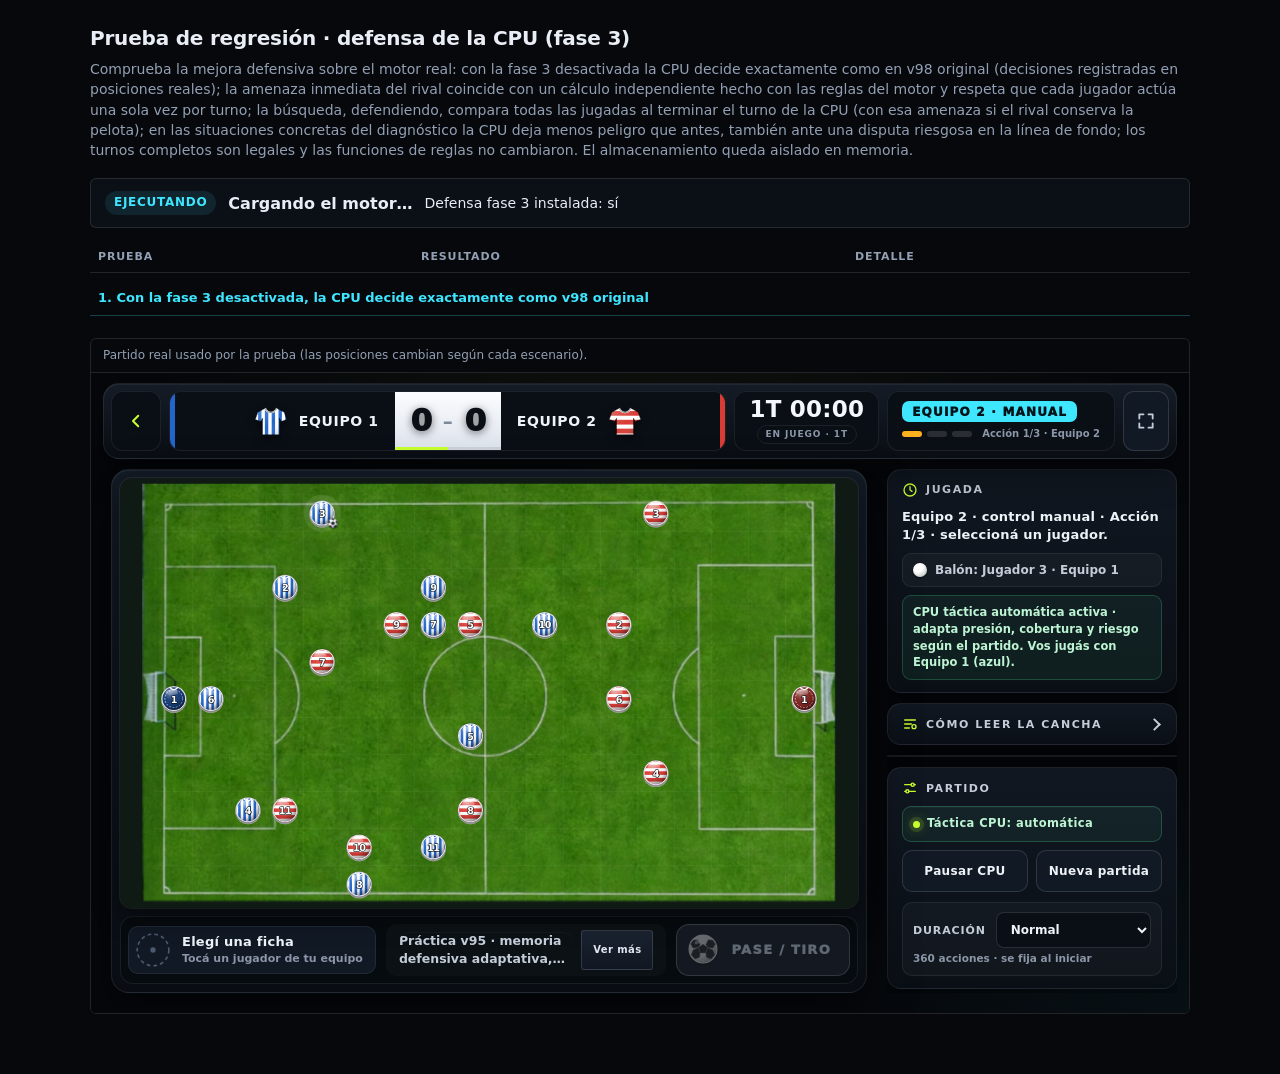
<file: pruebas/regresion-defensa-cpu.html>
<!doctype html>
<html lang="es">
<head>
<meta charset="UTF-8">
<meta name="viewport" content="width=device-width, initial-scale=1">
<!-- La página vive en /pruebas/ pero carga el juego desde la raíz, igual que index.html. -->
<base href="../">
<title>Fútbol Único · Prueba de regresión · defensa de la CPU (fase 3)</title>
<style>
  :root { color-scheme: dark; --ok:#c8ff2e; --bad:#ff5263; --mut:#93a0b4; --line:rgba(233,238,246,.12); }
  body { margin:0; background:#06080c; color:#e9eef6; font:14px/1.45 system-ui,-apple-system,"Segoe UI",Roboto,sans-serif; }
  main { max-width:1100px; margin:0 auto; padding:24px 18px 60px; }
  h1 { font-size:20px; margin:0 0 6px; letter-spacing:-.01em; }
  p.lead { color:var(--mut); margin:0 0 18px; }
  #summary { display:flex; gap:12px; flex-wrap:wrap; align-items:center; padding:12px 14px; border:1px solid var(--line); border-radius:6px; background:#0b0f16; margin-bottom:14px; }
  #summary strong { font-size:16px; }
  .pill { padding:3px 9px; border-radius:999px; font-weight:800; font-size:12px; letter-spacing:.06em; }
  .pill.ok { background:rgba(200,255,46,.12); color:var(--ok); } .pill.bad { background:rgba(255,82,99,.14); color:var(--bad); } .pill.run { background:rgba(62,230,255,.1); color:#3ee6ff; }
  table { width:100%; border-collapse:collapse; font-size:13px; }
  th, td { text-align:left; padding:7px 8px; border-bottom:1px solid var(--line); vertical-align:top; }
  th { color:var(--mut); font-size:11px; letter-spacing:.08em; text-transform:uppercase; }
  td.res { font-weight:800; white-space:nowrap; } td.res.ok { color:var(--ok); } td.res.bad { color:var(--bad); }
  td.det { color:var(--mut); font-family:ui-monospace,SFMono-Regular,Menlo,monospace; font-size:12px; }
  tr.group td { color:#3ee6ff; font-weight:800; padding-top:16px; border-bottom-color:rgba(62,230,255,.25); }
  .stage-wrap { margin-top:22px; border:1px solid var(--line); border-radius:6px; overflow:hidden; }
  .stage-wrap > p { margin:0; padding:8px 12px; color:var(--mut); font-size:12px; border-bottom:1px solid var(--line); }
  #fuGameStage { height:640px; position:relative; }
  #fuGameStage iframe { width:100%; height:100%; border:0; display:block; }
  .fu-shell-header, #fuLoading small { display:none; }
</style>
<script>
  // Aislamiento del almacenamiento: la prueba no lee ni escribe los datos guardados del jugador.
  function installMemoryStorage(win) {
    var data = new Map();
    var store = {
      getItem: function (k) { k = String(k); return data.has(k) ? data.get(k) : null; },
      setItem: function (k, v) { data.set(String(k), String(v)); },
      removeItem: function (k) { data.delete(String(k)); },
      clear: function () { data.clear(); },
      key: function (i) { var keys = Array.from(data.keys()); return i >= 0 && i < keys.length ? keys[i] : null; },
      get length() { return data.size; }
    };
    try { Object.defineProperty(win, 'localStorage', { configurable: true, enumerable: true, get: function () { return store; } }); win.__fuStorageIsolated = win.localStorage === store; }
    catch (error) { win.__fuStorageIsolated = false; }
  }
  installMemoryStorage(window);
  (function () {
    var url = new URL(location.href);
    if (url.searchParams.get('page') !== 'practice') { url.searchParams.set('page', 'practice'); history.replaceState(null, '', url.pathname + url.search); }
  })();
</script>
<script src="app.js" defer></script>
</head>
<body>
  <header class="fu-shell-header">
    <button id="fuBrand" type="button">FU</button>
    <span id="fuStatusDot"></span><strong id="fuStatusTitle"></strong><small id="fuStatusText"></small>
  </header>
  <main>
    <h1>Prueba de regresión · defensa de la CPU (fase 3)</h1>
    <p class="lead">Comprueba la mejora defensiva sobre el motor real: con la fase 3 desactivada la CPU decide exactamente
      como en v98 original (decisiones registradas en posiciones reales); la amenaza inmediata del rival coincide con
      un cálculo independiente hecho con las reglas del motor y respeta que cada jugador actúa una sola vez por turno; la
      búsqueda, defendiendo, compara todas las jugadas al terminar el turno de la CPU (con esa amenaza si el rival conserva
      la pelota); en las situaciones concretas del diagnóstico la CPU
      deja menos peligro que antes, también ante una disputa riesgosa en la línea de fondo; los turnos completos son
      legales y las funciones de reglas no cambiaron. El almacenamiento queda aislado en memoria.</p>
    <section id="summary"><span class="pill run" id="state">EJECUTANDO</span><strong id="totals">Cargando el motor…</strong><span id="ver"></span></section>
    <table>
      <thead><tr><th>Prueba</th><th>Resultado</th><th>Detalle</th></tr></thead>
      <tbody id="rows"></tbody>
    </table>
    <div class="stage-wrap">
      <p>Partido real usado por la prueba (las posiciones cambian según cada escenario).</p>
      <div id="fuGameStage" aria-busy="true">
        <div id="fuLoading"><strong>Preparando</strong><small></small></div>
        <div id="fuError" hidden><p id="fuErrorText"></p><button type="button" id="fuRetry">Reintentar</button></div>
      </div>
    </div>
  </main>
<script>
// Huellas SHA-1 de las funciones de reglas en 901c62b (las mismas que verifica la prueba de la IA, fase 2).
var RULE_HASHES={"moveBall":"4992437c87534e91129ce03848d4c5d56185ee36","duel":"df6831e1a1f73543c275cee2728d8be835db8f91","movePlayer":"2c6bcbc87e2c0f479d6732091d33a1e5ed6b0ca3","resolveAccuracy":"5ef35ddc4bd73c9460136670907622738d2fff04","prepareFreeKick":"7c879f9129eda495d62add4e296ec34eb9a24397","prepareRestart":"944039e0b752df160f11a07ae38fe62f31ac015a","restartForExit":"396fc54c22c267f1666bc425dd1f5e03468cd8c5","advanceMatchClock":"57b9bd1b0c1dabd14ca829be0aab99854c4c9ac1","fuV96KeeperSaveChance":"62fce2398bd8e433fddef65f05c0482755d132dc","goalkeeperBlocksShot":"2037b5cc1a2aeb2025df86a9ac3144266a9317bf","deflectionCell":"d9e2702f4de22fff117562a696a26d93ab178183","findLooseBallCell":"90e27c875d20f171b9fb5da9b5cc7d42e2819911","findDisplacementFrom":"5a49d60876140cf7ddb1bfc1130e13b6c5dc28e7","createQuickFoulMoves":"0426f9eca9bd241beea888307d8ff9ffa6dda501","isOffsideMove":"1e75ffbf5e97198ae35123edf0da417df79ba18e","pLegal":"cb6244f55980ca6344394bc2a8645d4c84e28375","bLegalFor":"37aaffef1d1fbf5070992d88da899dae0a3f6817","passBeyondOffsideLine":"dc78c66c24a0b2e8f1ac8949e3c79eaa55a75fcf","isOffsidePosition":"bd4b63e8ff83a48bd23766feb44e87c4ebe6b929","precisionChance":"43b82acc62f2643a9be4022ea413208cbc2a0ec5","trajectoryInterceptionRisk":"58ebc6a2ca7b21dd34f5a7ca165a00e185e55d9d","estimateShotProbability":"1113627b1798b0d76cb420bbd984191cf2c08674","showGoalCelebration":"08d10eaa9967aaff1c1e2836bb19dc0a223bb046","continueAfterGoal":"0c818869b197f011e8a77a7e39e88c8927e5628b","resetToKickoff":"9bc04ad76bdec5942a6242dfaa6dacdb8bcf136b","fuV98ShortPassRestCell":"fc62c5858122bdc56e3be0f71695497780402294","tacticalRandom":"774ea902349d26f823322d3a197c7b240b5b96f4","dispatchCpuAction":"3745032dcc27f26718aa94b03058dd36a91a8577","runCpuAction":"3b3ea0c6fc9fec12065a9ab84939254397fdf12b"};
// Posiciones reales (primera decisión de la CPU tras el turno de un rival programado del banco de defensa) y la jugada
// que elige v98 original (etiqueta v98-ia-experimental) en cada una, capturada con ?capturar=1 en las mismas condiciones.
var EQUIV_CASES=[
{"name":"escenario 3 · rival conservador","state":{"p":[[0,0,5],[1,4,0],[2,3,2],[3,1,5],[4,2,8],[5,8,6],[6,10,3],[7,5,10],[8,7,2],[9,7,3],[10,7,9],[11,17,5],[12,13,0],[13,12,3],[14,12,5],[15,13,7],[16,8,3],[17,5,9],[18,8,8],[19,6,3],[20,4,4],[21,3,8]],"ball":{"c":4,"r":0,"owner":1},"turn":2,"actionNo":1,"played":[],"lastPlayedId":null,"kickoff":false,"restartPassOnlyId":null,"freeKickRequiredId":null,"freeKickAwardedTeam":null,"score":[0,0],"clock":63},"origKey":"move|20|4|1||"},
{"name":"escenario 4 · rival directo","state":{"p":[[0,1,5],[1,2,2],[2,2,4],[3,2,6],[4,2,8],[5,6,4],[6,8,5],[7,8,9],[8,14,2],[9,7,2],[10,10,8],[11,17,5],[12,15,2],[13,15,4],[14,15,5],[15,15,8],[16,12,6],[17,9,5],[18,12,9],[19,8,1],[20,8,2],[21,8,7]],"ball":{"c":8,"r":9,"owner":7},"turn":2,"actionNo":1,"played":[],"lastPlayedId":null,"kickoff":false,"restartPassOnlyId":null,"freeKickRequiredId":null,"freeKickAwardedTeam":null,"score":[0,0],"clock":63},"origKey":"move|21|9|8||"},
{"name":"escenario 7 · rival directo","state":{"p":[[0,0,5],[1,3,5],[2,1,2],[3,2,6],[4,2,8],[5,7,4],[6,11,1],[7,7,7],[8,7,2],[9,6,2],[10,11,8],[11,17,6],[12,14,4],[13,16,4],[14,14,5],[15,13,9],[16,10,5],[17,7,3],[18,10,8],[19,2,1],[20,8,3],[21,8,8]],"ball":{"c":11,"r":1,"owner":6},"turn":2,"actionNo":1,"played":[],"lastPlayedId":null,"kickoff":false,"restartPassOnlyId":null,"freeKickRequiredId":null,"freeKickAwardedTeam":null,"score":[0,0],"clock":63},"origKey":"move|12|12|2||"},
{"name":"escenario 11 · rival directo","state":{"p":[[0,0,5],[1,3,2],[2,3,4],[3,2,6],[4,3,8],[5,5,5],[6,7,6],[7,13,7],[8,9,3],[9,7,0],[10,10,8],[11,17,5],[12,15,2],[13,15,6],[14,13,6],[15,14,6],[16,10,5],[17,9,6],[18,10,7],[19,8,1],[20,11,3],[21,9,10]],"ball":{"c":13,"r":7,"owner":7},"turn":2,"actionNo":1,"played":[],"lastPlayedId":null,"kickoff":false,"restartPassOnlyId":null,"freeKickRequiredId":null,"freeKickAwardedTeam":null,"score":[0,0],"clock":63},"origKey":"move|15|15|7||"},
{"name":"escenario 12 · rival agresivo","state":{"p":[[0,0,5],[1,4,2],[2,3,4],[3,3,6],[4,4,9],[5,10,7],[6,11,9],[7,17,10],[8,9,2],[9,12,7],[10,12,10],[11,17,5],[12,16,5],[13,13,7],[14,15,8],[15,15,10],[16,10,4],[17,6,8],[18,13,8],[19,7,0],[20,8,4],[21,8,9]],"ball":{"c":11,"r":9,"owner":6},"turn":2,"actionNo":1,"played":[],"lastPlayedId":null,"kickoff":false,"restartPassOnlyId":null,"freeKickRequiredId":null,"freeKickAwardedTeam":null,"score":[0,0],"clock":63},"origKey":"move|18|12|9||"},
{"name":"escenario 19 · rival directo","state":{"p":[[0,0,5],[1,4,2],[2,3,4],[3,3,6],[4,4,9],[5,12,7],[6,11,10],[7,17,7],[8,13,2],[9,16,3],[10,14,10],[11,17,5],[12,15,5],[13,14,6],[14,15,8],[15,15,10],[16,10,4],[17,6,8],[18,13,8],[19,7,0],[20,8,4],[21,10,9]],"ball":{"c":16,"r":3,"owner":9},"turn":2,"actionNo":1,"played":[],"lastPlayedId":null,"kickoff":false,"restartPassOnlyId":null,"freeKickRequiredId":null,"freeKickAwardedTeam":null,"score":[0,0],"clock":63},"origKey":"move|13|16|6||"},
{"name":"escenario 20 · rival conservador","state":{"p":[[0,0,4],[1,3,0],[2,3,5],[3,2,7],[4,3,7],[5,6,7],[6,12,5],[7,17,9],[8,7,0],[9,14,2],[10,6,9],[11,17,6],[12,16,7],[13,14,4],[14,16,9],[15,15,9],[16,8,6],[17,5,5],[18,5,9],[19,5,2],[20,10,5],[21,8,9]],"ball":{"c":17,"r":9,"owner":7},"turn":2,"actionNo":1,"played":[],"lastPlayedId":null,"kickoff":false,"restartPassOnlyId":null,"freeKickRequiredId":null,"freeKickAwardedTeam":null,"score":[0,0],"clock":63},"origKey":"duel|14|17|9|7|atras"},
{"name":"escenario 24 · rival agresivo","state":{"p":[[0,1,6],[1,2,2],[2,3,5],[3,3,6],[4,4,9],[5,6,5],[6,11,6],[7,17,10],[8,9,2],[9,15,6],[10,13,10],[11,17,5],[12,16,4],[13,17,7],[14,15,8],[15,17,9],[16,10,3],[17,6,8],[18,13,7],[19,7,0],[20,10,2],[21,9,8]],"ball":{"c":17,"r":10,"owner":7},"turn":2,"actionNo":1,"played":[],"lastPlayedId":null,"kickoff":false,"restartPassOnlyId":null,"freeKickRequiredId":null,"freeKickAwardedTeam":null,"score":[0,0],"clock":63},"origKey":"move|12|16|5||"}
];
// Posiciones con la CPU con la pelota y por mover (posiciones 25–36 del banco). La fase 3 no cambia las decisiones de
// ataque: jugada de v98 original capturada con ?capturar=1, con los mismos dados (la variedad entre jugadas equivalentes
// usa el azar del partido).
var ATTACK_CASES=[
{"name":"posición 25 (CPU con la pelota, propia-centro)","state":{"p":[[0,0,5],[1,2,2],[2,2,4],[3,2,6],[4,2,8],[5,6,5],[6,9,6],[7,5,9],[8,8,2],[9,8,1],[10,10,8],[11,17,5],[12,15,2],[13,15,4],[14,14,6],[15,15,8],[16,12,5],[17,9,5],[18,12,10],[19,9,2],[20,12,1],[21,9,10]],"ball":{"c":14,"r":6,"owner":14},"turn":2,"actionNo":1,"played":[],"lastPlayedId":null,"kickoff":false,"restartPassOnlyId":null,"freeKickRequiredId":null,"freeKickAwardedTeam":null,"score":[0,0],"clock":60},"origKey":"pass|14|12|5||"},
{"name":"posición 26 (CPU con la pelota, propia-centro)","state":{"p":[[0,1,2],[1,2,4],[2,2,3],[3,1,3],[4,3,6],[5,4,1],[6,12,5],[7,6,9],[8,10,2],[9,13,1],[10,9,6],[11,17,5],[12,13,4],[13,14,0],[14,14,9],[15,11,6],[16,8,6],[17,4,5],[18,0,6],[19,5,2],[20,2,0],[21,4,7]],"ball":{"c":11,"r":6,"owner":15},"turn":2,"actionNo":1,"played":[],"lastPlayedId":null,"kickoff":false,"restartPassOnlyId":null,"freeKickRequiredId":null,"freeKickAwardedTeam":null,"score":[0,0],"clock":60},"origKey":"carry|15|11|8||"},
{"name":"posición 27 (CPU con la pelota, propia-banda)","state":{"p":[[0,0,5],[1,2,2],[2,3,4],[3,2,6],[4,2,8],[5,6,4],[6,8,5],[7,5,9],[8,9,1],[9,5,1],[10,8,8],[11,17,5],[12,13,0],[13,17,4],[14,15,6],[15,15,8],[16,12,5],[17,9,5],[18,12,9],[19,9,2],[20,12,1],[21,9,8]],"ball":{"c":13,"r":0,"owner":12},"turn":2,"actionNo":1,"played":[],"lastPlayedId":null,"kickoff":false,"restartPassOnlyId":null,"freeKickRequiredId":null,"freeKickAwardedTeam":null,"score":[0,0],"clock":60},"origKey":"move|13|15|4||"},
{"name":"posición 28 (CPU con la pelota, propia-banda)","state":{"p":[[0,1,2],[1,2,6],[2,2,5],[3,1,3],[4,3,6],[5,4,1],[6,12,5],[7,6,9],[8,10,2],[9,13,1],[10,10,7],[11,17,5],[12,13,4],[13,14,0],[14,14,9],[15,11,8],[16,8,6],[17,4,5],[18,0,9],[19,5,2],[20,2,0],[21,4,9]],"ball":{"c":11,"r":8,"owner":15},"turn":2,"actionNo":1,"played":[],"lastPlayedId":null,"kickoff":false,"restartPassOnlyId":null,"freeKickRequiredId":null,"freeKickAwardedTeam":null,"score":[0,0],"clock":60},"origKey":"pass|15|4|5||"},
{"name":"posición 29 (CPU con la pelota, medio-centro)","state":{"p":[[0,0,5],[1,2,2],[2,2,5],[3,2,6],[4,2,8],[5,6,4],[6,7,5],[7,5,9],[8,8,2],[9,5,1],[10,8,9],[11,17,5],[12,15,2],[13,15,4],[14,15,6],[15,15,8],[16,11,5],[17,8,5],[18,12,9],[19,9,0],[20,12,1],[21,9,8]],"ball":{"c":8,"r":5,"owner":17},"turn":2,"actionNo":1,"played":[],"lastPlayedId":null,"kickoff":false,"restartPassOnlyId":null,"freeKickRequiredId":null,"freeKickAwardedTeam":null,"score":[0,0],"clock":60},"origKey":"carry|17|8|4||"},
{"name":"posición 30 (CPU con la pelota, medio-centro)","state":{"p":[[0,1,5],[1,1,1],[2,2,0],[3,1,3],[4,2,7],[5,8,5],[6,8,4],[7,6,6],[8,6,3],[9,6,1],[10,10,7],[11,17,5],[12,12,2],[13,12,4],[14,14,5],[15,13,8],[16,3,4],[17,4,7],[18,7,0],[19,3,0],[20,9,4],[21,7,8]],"ball":{"c":9,"r":4,"owner":20},"turn":2,"actionNo":1,"played":[],"lastPlayedId":null,"kickoff":false,"restartPassOnlyId":null,"freeKickRequiredId":null,"freeKickAwardedTeam":null,"score":[0,0],"clock":60},"origKey":"pass|20|7|8||"},
{"name":"posición 31 (CPU con la pelota, medio-banda)","state":{"p":[[0,0,5],[1,2,2],[2,2,4],[3,2,6],[4,2,8],[5,7,5],[6,9,6],[7,6,9],[8,8,2],[9,7,1],[10,7,9],[11,17,5],[12,15,2],[13,15,4],[14,15,6],[15,15,8],[16,11,5],[17,9,5],[18,12,9],[19,9,0],[20,10,2],[21,7,10]],"ball":{"c":7,"r":10,"owner":21},"turn":2,"actionNo":1,"played":[],"lastPlayedId":null,"kickoff":false,"restartPassOnlyId":null,"freeKickRequiredId":null,"freeKickAwardedTeam":null,"score":[0,0],"clock":60},"origKey":"carry|21|5|10||"},
{"name":"posición 32 (CPU con la pelota, medio-banda)","state":{"p":[[0,0,5],[1,3,3],[2,1,5],[3,2,6],[4,4,9],[5,6,6],[6,8,5],[7,9,10],[8,6,2],[9,7,1],[10,7,9],[11,17,5],[12,12,2],[13,14,4],[14,14,7],[15,13,7],[16,9,4],[17,4,4],[18,7,8],[19,2,5],[20,7,2],[21,7,10]],"ball":{"c":7,"r":10,"owner":21},"turn":2,"actionNo":1,"played":[],"lastPlayedId":null,"kickoff":false,"restartPassOnlyId":21,"freeKickRequiredId":null,"freeKickAwardedTeam":null,"score":[0,0],"clock":60},"origKey":"pass|21|2|5||"},
{"name":"posición 33 (CPU con la pelota, ataque-centro)","state":{"p":[[0,0,5],[1,2,4],[2,4,4],[3,4,5],[4,2,8],[5,5,6],[6,8,5],[7,5,9],[8,8,2],[9,5,1],[10,9,9],[11,17,5],[12,14,0],[13,15,4],[14,15,6],[15,15,8],[16,11,6],[17,5,4],[18,11,9],[19,9,2],[20,9,0],[21,7,9]],"ball":{"c":5,"r":4,"owner":17},"turn":2,"actionNo":1,"played":[],"lastPlayedId":null,"kickoff":false,"restartPassOnlyId":null,"freeKickRequiredId":null,"freeKickAwardedTeam":null,"score":[0,0],"clock":60},"origKey":"carry|17|5|3||"},
{"name":"posición 34 (CPU con la pelota, ataque-centro)","state":{"p":[[0,0,4],[1,1,4],[2,2,1],[3,0,10],[4,1,5],[5,5,5],[6,14,2],[7,5,9],[8,13,0],[9,6,2],[10,7,9],[11,17,5],[12,14,0],[13,14,5],[14,13,5],[15,13,10],[16,0,0],[17,5,10],[18,0,5],[19,0,1],[20,4,5],[21,1,8]],"ball":{"c":4,"r":5,"owner":20},"turn":2,"actionNo":1,"played":[],"lastPlayedId":null,"kickoff":false,"restartPassOnlyId":null,"freeKickRequiredId":null,"freeKickAwardedTeam":null,"score":[0,0],"clock":60},"origKey":"pass|20|1|8||"},
{"name":"posición 35 (CPU con la pelota, ataque-banda)","state":{"p":[[0,0,5],[1,2,2],[2,1,5],[3,1,6],[4,2,8],[5,7,5],[6,9,6],[7,4,9],[8,8,2],[9,7,1],[10,7,9],[11,17,5],[12,15,2],[13,15,4],[14,15,6],[15,13,10],[16,11,5],[17,9,5],[18,10,9],[19,9,0],[20,10,2],[21,5,10]],"ball":{"c":5,"r":10,"owner":21},"turn":2,"actionNo":1,"played":[],"lastPlayedId":null,"kickoff":false,"restartPassOnlyId":null,"freeKickRequiredId":null,"freeKickAwardedTeam":null,"score":[0,0],"clock":60},"origKey":"carry|21|3|10||"},
{"name":"posición 36 (CPU con la pelota, ataque-banda)","state":{"p":[[0,0,1],[1,2,1],[2,1,4],[3,0,4],[4,2,5],[5,4,1],[6,13,4],[7,6,9],[8,10,2],[9,13,1],[10,9,8],[11,17,5],[12,15,2],[13,14,0],[14,14,9],[15,14,6],[16,9,5],[17,4,4],[18,0,5],[19,5,0],[20,2,0],[21,4,8]],"ball":{"c":2,"r":0,"owner":20},"turn":2,"actionNo":1,"played":[],"lastPlayedId":null,"kickoff":false,"restartPassOnlyId":null,"freeKickRequiredId":null,"freeKickAwardedTeam":null,"score":[0,0],"clock":60},"origKey":"pass|20|4|4||"}
];
// Situaciones del diagnóstico: jugadas de v98 original en su turno completo (origSeq, capturadas con ?capturar=1 sobre la
// etiqueta v98-ia-experimental, con los mismos dados) y amenaza inmediata que dejaba al rival al terminar ese turno
// (origEnd, probabilidad de gol de su mejor secuencia).
var DIAG_CASES=[
{"name":"Escenario 20 · rival conservador: amenaza inicial 29.5% · disputa por atrás en la línea de fondo","kind":"falta","state":{"p":[[0,0,4],[1,3,0],[2,3,5],[3,2,7],[4,3,7],[5,6,7],[6,12,5],[7,17,9],[8,7,0],[9,14,2],[10,6,9],[11,17,6],[12,16,7],[13,14,4],[14,16,9],[15,15,9],[16,8,6],[17,5,5],[18,5,9],[19,5,2],[20,10,5],[21,8,9]],"ball":{"c":17,"r":9,"owner":7},"turn":2,"actionNo":1,"played":[],"lastPlayedId":null,"kickoff":false,"restartPassOnlyId":null,"freeKickRequiredId":null,"freeKickAwardedTeam":null,"score":[0,0],"clock":63},"origKey":"duel|14|17|9|7|atras","origSeq":["duel|14|17|9|7|atras"],"origEnd":0.107769,"start":0.29457},
{"name":"Escenario 7 · rival directo: amenaza inicial 14.2% · v98 original terminaba el turno con más peligro que al empezar","kind":"abre","state":{"p":[[0,0,5],[1,3,5],[2,1,2],[3,2,6],[4,2,8],[5,7,4],[6,11,1],[7,7,7],[8,7,2],[9,6,2],[10,11,8],[11,17,6],[12,14,4],[13,16,4],[14,14,5],[15,13,9],[16,10,5],[17,7,3],[18,10,8],[19,2,1],[20,8,3],[21,8,8]],"ball":{"c":11,"r":1,"owner":6},"turn":2,"actionNo":1,"played":[],"lastPlayedId":null,"kickoff":false,"restartPassOnlyId":null,"freeKickRequiredId":null,"freeKickAwardedTeam":null,"score":[0,0],"clock":63},"origKey":"move|12|12|2||","origSeq":["move|12|12|2||","move|20|10|1||","move|14|15|4||"],"origEnd":0.193636,"start":0.141547},
{"name":"Escenario 8 · rival conservador: amenaza inicial 32.8%","kind":"","state":{"p":[[0,0,4],[1,2,4],[2,2,1],[3,0,10],[4,3,5],[5,5,5],[6,14,2],[7,5,8],[8,13,0],[9,10,2],[10,7,9],[11,17,5],[12,14,0],[13,15,4],[14,13,5],[15,14,8],[16,0,0],[17,5,10],[18,0,5],[19,2,3],[20,6,3],[21,1,8]],"ball":{"c":10,"r":2,"owner":9},"turn":2,"actionNo":1,"played":[],"lastPlayedId":null,"kickoff":false,"restartPassOnlyId":null,"freeKickRequiredId":null,"freeKickAwardedTeam":null,"score":[0,0],"clock":63},"origKey":"move|20|9|3||","origSeq":["move|20|9|3||","move|19|4|3||","move|13|15|3||"],"origEnd":0.290219,"start":0.327865},
{"name":"Escenario 21 · rival conservador: amenaza inicial 35.4%","kind":"","state":{"p":[[0,0,4],[1,3,2],[2,3,5],[3,2,7],[4,3,7],[5,6,7],[6,11,6],[7,16,10],[8,6,0],[9,14,2],[10,6,9],[11,17,5],[12,16,7],[13,14,4],[14,14,9],[15,13,9],[16,8,6],[17,5,5],[18,5,9],[19,5,2],[20,10,5],[21,8,9]],"ball":{"c":16,"r":10,"owner":7},"turn":2,"actionNo":1,"played":[],"lastPlayedId":null,"kickoff":false,"restartPassOnlyId":null,"freeKickRequiredId":null,"freeKickAwardedTeam":null,"score":[0,0],"clock":63},"origKey":"move|14|16|9||","origSeq":["move|14|16|9||","move|20|12|6||","move|12|17|9||"],"origEnd":0.196719,"start":0.353925},
{"name":"Escenario 24 · rival conservador: amenaza inicial 35.5%","kind":"","state":{"p":[[0,0,5],[1,2,2],[2,3,5],[3,3,6],[4,4,9],[5,7,5],[6,9,6],[7,17,10],[8,9,2],[9,15,5],[10,12,10],[11,17,5],[12,16,4],[13,17,7],[14,15,8],[15,17,9],[16,10,3],[17,6,8],[18,13,7],[19,7,0],[20,10,2],[21,9,8]],"ball":{"c":12,"r":10,"owner":10},"turn":2,"actionNo":1,"played":[],"lastPlayedId":null,"kickoff":false,"restartPassOnlyId":null,"freeKickRequiredId":null,"freeKickAwardedTeam":null,"score":[0,0],"clock":63},"origKey":"move|18|13|9||","origSeq":["move|18|13|9||","move|12|16|6||","move|20|13|2||"],"origEnd":0.204448,"start":0.354945},
{"name":"Escenario 22 · rival agresivo: amenaza inicial 18.0%","kind":"","state":{"p":[[0,0,5],[1,6,1],[2,3,4],[3,2,6],[4,2,8],[5,7,0],[6,11,2],[7,7,9],[8,15,1],[9,9,1],[10,8,9],[11,17,5],[12,14,2],[13,16,3],[14,14,6],[15,15,8],[16,10,4],[17,6,5],[18,11,8],[19,8,1],[20,5,0],[21,6,8]],"ball":{"c":15,"r":1,"owner":8},"turn":2,"actionNo":1,"played":[],"lastPlayedId":null,"kickoff":false,"restartPassOnlyId":null,"freeKickRequiredId":null,"freeKickAwardedTeam":null,"score":[0,0],"clock":63},"origKey":"move|13|16|2||","origSeq":["move|13|16|2||","move|14|15|5||","move|12|15|2||"],"origEnd":0.179939,"start":0.179939},
{"name":"Escenario 16 · rival agresivo: amenaza inicial 60.7%","kind":"","state":{"p":[[0,0,5],[1,5,5],[2,3,2],[3,2,6],[4,2,9],[5,11,1],[6,11,2],[7,10,7],[8,8,2],[9,8,1],[10,13,7],[11,17,6],[12,14,1],[13,14,4],[14,14,5],[15,15,7],[16,12,2],[17,7,3],[18,6,8],[19,2,1],[20,12,3],[21,8,8]],"ball":{"c":13,"r":7,"owner":10},"turn":2,"actionNo":1,"played":[],"lastPlayedId":null,"kickoff":false,"restartPassOnlyId":null,"freeKickRequiredId":null,"freeKickAwardedTeam":null,"score":[0,0],"clock":63},"origKey":"move|14|15|6||","origSeq":["move|14|15|6||","move|13|15|5||","move|12|16|3||"],"origEnd":0.151815,"start":0.607261}
];
(function () {
  'use strict';
  function engineHook() {
    // Dados del partido con semilla fija por caso (reproducibles entre versiones); sin semilla usa el azar normal.
    var nativeRandom = Math.random, randomCalls = 0, seedState = null;
    Math.random = function () { randomCalls++; if (seedState === null) return nativeRandom(); seedState = xs(seedState); return seedState / 4294967296; };
    function invariant() {
      if (ball.owner !== null) { var o = p.find(function (z) { return z.id === ball.owner; }); return !!o && o.c === ball.c && o.r === ball.r; }
      return !p.some(function (z) { return z.c === ball.c && z.r === ball.r; });
    }
    function loadState(st) {
      cancelCpuTimer(); cpuEpoch++; cpuAutoEnabled = false;
      p = FORMATION.map(function (d, i) { return { id: i, t: d[0], n: d[1], c: d[2], r: d[3] }; });
      st.p.forEach(function (q) { var z = p.find(function (y) { return y.id === q[0]; }); z.c = q[1]; z.r = q[2]; });
      ball = { c: st.ball.c, r: st.ball.r, owner: st.ball.owner }; turn = st.turn; actionNo = st.actionNo;
      playedThisTurn = (st.played || []).slice(); lastPlayedId = st.lastPlayedId == null ? null : st.lastPlayedId;
      kickoffPassRequired = !!st.kickoff; restartPassOnlyId = st.restartPassOnlyId == null ? null : st.restartPassOnlyId;
      freeKickRequiredId = st.freeKickRequiredId == null ? null : st.freeKickRequiredId; freeKickAwardedTeam = st.freeKickAwardedTeam == null ? null : st.freeKickAwardedTeam;
      score = (st.score || [0, 0]).slice(); matchClockActions = st.clock || 60; matchClockFinished = false; halftimePending = false; halftimePaused = false;
      goalCelebrationActive = false; strategicPassHistory = []; selected = null; mode = 'player'; anim = false; simulationRandomState = null;
      cpuRejectedKeys.clear(); cpuProfile = 'balanced'; cpuDefensiveMemory = { schema: 1, patterns: [] };
      if (typeof fuV96ActionHistory !== 'undefined') fuV96ActionHistory = [];
      if (typeof fuV96TransitionActions !== 'undefined') fuV96TransitionActions = 0;
      try { clearRecommendation(); } catch (e) {}
      drawPlayers(); drawBall(); setTurn(); refresh();
    }
    function fullState() {
      return { p: p.map(function (z) { return [z.id, z.c, z.r]; }), ball: { c: ball.c, r: ball.r, owner: ball.owner }, turn: turn, actionNo: actionNo,
        played: playedThisTurn.slice(), lastPlayedId: lastPlayedId, kickoff: kickoffPassRequired, restartPassOnlyId: restartPassOnlyId,
        freeKickRequiredId: freeKickRequiredId, freeKickAwardedTeam: freeKickAwardedTeam, score: score.slice() };
    }
    async function decide() {
      cpuAutoEnabled = true; cancelCpuTimer(); var c = null, t0 = performance.now();
      try { c = await chooseCpuMove(cpuEpoch); } finally { cpuSearching = false; cpuAutoEnabled = false; }
      return { key: c ? sequenceActionKey(c) : null, ms: performance.now() - t0 };
    }
    // Semilla cuya primera tirada es ≥ 0,6: la disputa simulada no termina en falta.
    function xs(s) { s ^= s << 13; s >>>= 0; s ^= s >>> 17; s ^= s << 5; return s >>> 0; }
    var NO_FOUL_SEED = (function () { for (var sd = 1; sd < 100000; sd++) if (xs(sd) / 4294967296 >= 0.6) return sd; return 1; })();
    function rivalOf() { var h = owner(); return h ? h.t : HUMAN_TEAM; }
    // Amenaza que queda para el rival si la CPU ejecuta la jugada (valor esperado entre falta y no falta en disputas).
    function threatAfter(key) {
      var a = tacticalCandidates().find(function (x) { return sequenceActionKey(x) === key; });
      if (!a) return null;
      var team = rivalOf();
      if (a.kind === 'duel') {
        var x = p.find(function (z) { return z.id === a.playerId; }), r = p.find(function (z) { return z.id === a.opponentId; });
        var dc = r.c - x.c, dr = r.r - x.r, tipo = (Math.abs(dc) === 1 && Math.abs(dr) === 1) ? 'costado' : duelType(x, r);
        var pFoul = tipo === 'atras' ? 0.6 : tipo === 'costado' ? 0.3 : 0, tFoul = 0, tNo;
        var snap0 = captureSequenceState();
        if (pFoul > 0) {
          try {
            var spot = { c: r.c, r: r.r }, quick = createQuickFoulMoves(r.t, r, spot, x);
            p.forEach(function (z) { var q = quick.layout.get(z.id); if (q) { z.c = q.c; z.r = q.r; } });
            var rv = p.find(function (z) { return z.id === r.id; }); rv.c = spot.c; rv.r = spot.r;
            ball = { c: spot.c, r: spot.r, owner: rv.id }; turn = rv.t; actionNo = 1; lastPlayedId = null; playedThisTurn = [];
            freeKickRequiredId = rv.id; freeKickAwardedTeam = rv.t;
            tFoul = fuV98DefThreat(rv.t).p;
          } finally { restoreSequenceState(snap0); }
        }
        var snap1 = captureSequenceState(); simulationRandomState = NO_FOUL_SEED;
        try { var res1 = simulateOneAction(a, [0, 0]); tNo = res1 === 'blocked' ? null : fuV98DefThreat(team).p; } finally { restoreSequenceState(snap1); }
        if (tNo === null) return null;
        return { t: pFoul * tFoul + (1 - pFoul) * tNo, pFoul: pFoul, tFoul: tFoul, tNo: tNo, kind: 'duel' };
      }
      var snap = captureSequenceState(); simulationRandomState = 0x2F6E2B1;
      try { var res = simulateOneAction(a, [0, 0]); return res === 'blocked' ? null : { t: fuV98DefThreat(team).p, kind: a.kind }; }
      finally { restoreSequenceState(snap); }
    }
    // Cálculo independiente de la amenaza: con la pelota en el pasador, usa isOffsidePosition() y passBeyondOffsideLine()
    // del propio motor para la legalidad de cada pase, y fuV96BestShot() para cada remate.
    function bruteThreat() {
      var holder = owner(); if (!holder) return { p: 0 };
      var team = holder.t, save = { c: ball.c, r: ball.r, owner: ball.owner }, best = 0, type = '';
      function passProb(passer, to, receiver) {
        var from = { c: passer.c, r: passer.r };
        if (cheb(from, to) > BALL_REACH(passer.n)) return 0;
        var it = trajectoryInterceptionRisk(from, to, team, p); if (it.blocked) return 0;
        ball = { c: passer.c, r: passer.r, owner: passer.id };
        try { if (isOffsidePosition(receiver) || passBeyondOffsideLine(to.c, passer)) return 0; }
        finally { ball = { c: save.c, r: save.r, owner: save.owner }; }
        return estimatedPassPrecision(passer, from, to) * (1 - it.risk);
      }
      if (restartPassOnlyId !== holder.id && !kickoffPassRequired) { var d = fuV96BestShot(holder, p, { c: holder.c, r: holder.r }).probability; if (d > best) { best = d; type = 'remate'; } }
      var mates = p.filter(function (z) { return z.t === team && z.id !== holder.id && z.n !== 1; });
      mates.forEach(function (r1) {
        var s1 = passProb(holder, { c: r1.c, r: r1.r }, r1); if (s1 <= 0) return;
        var v = s1 * fuV96BestShot(r1, p, { c: r1.c, r: r1.r }).probability; if (v > best) { best = v; type = 'pase-remate'; }
        mates.forEach(function (r2) {
          if (r2.id === r1.id) return;
          var s2 = passProb(r1, { c: r2.c, r: r2.r }, r2); if (s2 <= 0) return;
          var v2 = s1 * s2 * fuV96BestShot(r2, p, { c: r2.c, r: r2.r }).probability; if (v2 > best) { best = v2; type = 'pase-pase-remate'; }
        });
      });
      return { p: best, type: type };
    }
    window.__fuTest = {
      def: typeof fuV98Def !== 'undefined',
      seed: function (n) { seedState = (n >>> 0) || 1; },
      loadState: loadState, fullState: fullState, invariant: invariant, decide: decide, threatAfter: threatAfter,
      id: function (t, n) { var z = p.find(function (y) { return y.t === t && y.n === n; }); return z ? z.id : null; },
      fast: function () { animateBall = function () { return Promise.resolve(); }; animatePlayerMove = function () { return Promise.resolve(); }; animateDuel = function () { return Promise.resolve(); }; },
      setDef: function (cfg) { Object.assign(fuV98Def, cfg); return JSON.parse(JSON.stringify(fuV98Def)); },
      setAi: function (cfg) { Object.assign(fuV98Ai, cfg); return JSON.parse(JSON.stringify(fuV98Ai)); },
      threat: function () { var h = owner(); var t = fuV98DefThreat(h ? h.t : 1); return { p: t.p, type: t.type, first: t.first }; },
      brute: bruteThreat,
      approx: function () { var h = owner(); return h ? estimateAttackingThreat(p, h.id).probability : 0; },
      purity: function () { var before = JSON.stringify(fullState()), calls = randomCalls; var h = owner(); fuV98DefThreat(h ? h.t : 1); return { same: JSON.stringify(fullState()) === before, randomCalls: randomCalls - calls }; },
      // Nodo de fin del turno de la CPU (rival por jugar, acción 1) dentro de una decisión defensiva o de ataque.
      // Las partes de la fórmula se calculan antes de buscar; ambas búsquedas usan la misma semilla de simulación.
      horizon: async function (defensive) {
        var prev = fuV98DefRootDefensive; fuV98DefRootDefensive = !!defensive;
        try {
          var h = owner(), rival = h && h.t !== CPU_TEAM;
          var out = { evaluate: evaluateSequencePosition(CPU_TEAM, [0, 0]), approx: rival ? estimateAttackingThreat(p, h.id).probability : 0,
            full: rival ? fuV98DefThreat(h.t).p : 0, press: rival ? fuV98DefPressValue(h) : 0, holderTeam: h ? h.t : 0 };
          var before = JSON.stringify(fullState());
          simulationRandomState = 0x58A31;
          out.value = (await searchSequenceNode(3, CPU_TEAM, [0, 0], -Infinity, Infinity, { nodes: 0, width: 2, status: { textContent: '' } })).value;
          simulationRandomState = 0x58A31;
          out.prevValue = (await fuV98DefPrevSearch(3, CPU_TEAM, [0, 0], -Infinity, Infinity, { nodes: 0, width: 2, status: { textContent: '' } })).value;
          out.intact = JSON.stringify(fullState()) === before;
          return out;
        } finally { fuV98DefRootDefensive = prev; simulationRandomState = null; }
      },
      roots: function () { return { keys: cpuSearchCandidateKeys(), info: fuV98DefLastRoots ? JSON.parse(JSON.stringify(fuV98DefLastRoots)) : null }; },
      // Ejecuta una acción real (como un clic) del equipo en turno y espera a que termine.
      act: async function (key) {
        var a = tacticalCandidates().find(function (x) { return sequenceActionKey(x) === key; });
        if (!a) return false;
        var actor = p.find(function (z) { return z.id === a.playerId; });
        selected = actor.id; mode = (a.kind === 'pass' || a.kind === 'shoot') ? 'ball' : 'player';
        if (a.kind === 'pass' || a.kind === 'shoot') moveBall(a.to.c, a.to.r); else movePlayer(a.to.c, a.to.r);
        var w0 = Date.now(); while (anim && Date.now() - w0 < 20000) await new Promise(function (r) { setTimeout(r, 10); });
        return true;
      },
      candidateKeys: function () { return tacticalCandidates().map(function (a) { return sequenceActionKey(a); }); },
      cpuTurn: async function () {
        var t0 = matchClockActions, blocked = 0, inv = true, startTurn = turn, keys = [], t0ms = performance.now();
        maybeScheduleCpuAction = function () {};
        for (var k = 0; k < 3 && turn === CPU_TEAM; k++) {
          cpuAutoEnabled = true; var chosen = null;
          try { chosen = await chooseCpuMove(cpuEpoch); } finally { cpuSearching = false; }
          if (!chosen) chosen = tacticalCandidates().sort(function (a, b) { return b.score - a.score; })[0];
          var chosenKey = sequenceActionKey(chosen);
          var ok = dispatchCpuAction(chosen); cpuAutoEnabled = false; cpuEpoch++;
          if (!ok) { blocked++; cpuRejectedKeys.add(chosenKey); k--; if (blocked > 8) break; continue; }
          cpuRejectedKeys.clear(); keys.push(chosenKey);
          var w0 = Date.now(); while ((anim && !goalCelebrationActive) && Date.now() - w0 < 20000) await new Promise(function (r) { setTimeout(r, 10); });
          if (goalCelebrationActive) { continueAfterGoal(); await new Promise(function (r) { setTimeout(r, 20); }); }
          inv = inv && invariant();
        }
        return { actions: matchClockActions - t0, blocked: blocked, invariant: inv, turn: turn, start: startTurn, keys: keys, ms: performance.now() - t0ms };
      },
      ruleHashes: async function (names) {
        var res = {};
        for (var i = 0; i < names.length; i++) {
          var fn; try { fn = eval(names[i]); } catch (e) { res[names[i]] = 'no existe'; continue; }
          var buf = await crypto.subtle.digest('SHA-1', new TextEncoder().encode(String(fn)));
          res[names[i]] = Array.from(new Uint8Array(buf)).map(function (b) { return b.toString(16).padStart(2, '0'); }).join('');
        }
        return res;
      }
    };
  }
  var HOOK = ';(' + engineHook.toString() + ')();\n';
  var MARKS = ['// ================== FIN FÚTBOL ÚNICO v97 ==================', '// ================== FIN FUTBOL UNICO v96 =================='];
  var STORAGE = '<script>(' + installMemoryStorage.toString() + ')(window);<\/script>';
  var stage = document.getElementById('fuGameStage');
  var nativeAppend = stage.appendChild.bind(stage);
  stage.appendChild = function (node) {
    if (node && node.tagName === 'IFRAME' && node.srcdoc) {
      var html = node.srcdoc, mark = MARKS.find(function (m) { return html.indexOf(m) >= 0; });
      if (mark) html = html.replace(mark, HOOK + mark);
      html = /<head[^>]*>/i.test(html) ? html.replace(/<head[^>]*>/i, function (tag) { return tag + STORAGE; }) : STORAGE + html;
      node.srcdoc = html;
    }
    return nativeAppend(node);
  };
  var rows = document.getElementById('rows'), results = [];
  function group(title) { var tr = document.createElement('tr'); tr.className = 'group'; tr.innerHTML = '<td colspan="3"></td>'; tr.firstChild.textContent = title; rows.appendChild(tr); }
  function check(name, ok, detail) {
    results.push({ name: name, ok: !!ok, detail: detail || '' });
    var tr = document.createElement('tr');
    tr.innerHTML = '<td></td><td class="res ' + (ok ? 'ok' : 'bad') + '">' + (ok ? 'CORRECTO' : 'FALLA') + '</td><td class="det"></td>';
    tr.children[0].textContent = name; tr.children[2].textContent = detail || ''; rows.appendChild(tr);
    window.__FU_PROGRESS = results.length + ' comprobaciones';
  }
  var sleep = function (ms) { return new Promise(function (r) { setTimeout(r, ms); }); };
  var pct = function (x) { return x === null || x === undefined ? '–' : (100 * x).toFixed(1) + '%'; };
  var F = null, ALL = { enabled: true, boundary: true, roots: true };


  async function run() {
    var iframe = null;
    for (var i = 0; i < 400 && !(iframe && iframe.contentWindow && iframe.contentWindow.__fuTest && iframe.contentDocument.querySelector('rect.cell')); i++) { iframe = stage.querySelector('iframe'); await sleep(100); }
    if (!iframe || !iframe.contentWindow.__fuTest) throw new Error('No se pudo cargar el motor del partido.');
    if (window.__fuStorageIsolated !== true || iframe.contentWindow.__fuStorageIsolated !== true)
      throw new Error('No se pudo aislar el almacenamiento del navegador; la prueba no se ejecutó para no modificar datos guardados.');
    F = iframe.contentWindow.__fuTest;
    document.getElementById('ver').textContent = 'Defensa fase 3 instalada: ' + (F.def ? 'sí' : 'no');
    F.fast(); await sleep(300);
    // ?capturar=1 sobre la versión v98-ia-experimental (sin fase 3): registra la jugada de v98 original en cada posición
    // del grupo 1, en las mismas condiciones de esta prueba. Así se obtuvieron los valores origKey de EQUIV_CASES.
    if (new URLSearchParams(location.search).get('capturar') === '1') {
      var cap = [];
      for (var ci = 0; ci < EQUIV_CASES.length; ci++) { F.loadState(EQUIV_CASES[ci].state); var dk = await F.decide(); cap.push({ name: EQUIV_CASES[ci].name, key: dk.key }); }
      var capAttack = [];
      for (var ca = 0; ca < ATTACK_CASES.length; ca++) { F.seed(2000 + ca); F.loadState(ATTACK_CASES[ca].state); var dka = await F.decide(); capAttack.push({ name: ATTACK_CASES[ca].name, key: dka.key }); }
      // Turno completo de v98 original en cada situación del grupo 4, con los mismos dados, y la amenaza que deja
      // (medida con el cálculo independiente, que solo usa funciones presentes en ambas versiones).
      var capTurns = [];
      for (var cj = 0; cj < DIAG_CASES.length; cj++) {
        F.seed(1000 + cj); F.loadState(DIAG_CASES[cj].state);
        var ctc = await F.cpuTurn(); capTurns.push({ name: DIAG_CASES[cj].name, seq: ctc.keys, end: F.brute().p, blocked: ctc.blocked });
      }
      window.__FU_REGRESSION_RESULT = { ok: true, passed: 0, failed: 0, capture: cap, attack: capAttack, turns: capTurns, results: [] };
      document.getElementById('totals').textContent = 'Captura: ' + JSON.stringify(cap);
      return;
    }
    if (!F.def) throw new Error('Esta versión de app.js no tiene la defensa de la fase 3.');
    var base = F.fullState();
    var t1 = function (n) { return F.id(1, n); }, t2 = function (n) { return F.id(2, n); };
    function layout(changes, ownerId, turnTeam, extra) {
      var st = JSON.parse(JSON.stringify(base));
      changes.forEach(function (ch) { st.p.forEach(function (q) { if (q[0] === ch[0]) { q[1] = ch[1]; q[2] = ch[2]; } }); });
      var o = st.p.find(function (q) { return q[0] === ownerId; });
      st.ball = { c: o[1], r: o[2], owner: ownerId }; st.turn = turnTeam; st.actionNo = 1; st.played = []; st.lastPlayedId = null;
      st.kickoff = false; st.restartPassOnlyId = null; st.freeKickRequiredId = null; st.freeKickAwardedTeam = null; st.score = [0, 0]; st.clock = 60;
      return Object.assign(st, extra || {});
    }

    group('1. Con la fase 3 desactivada, la CPU decide exactamente como v98 original');
    F.setDef({ enabled: false });
    for (var e = 0; e < EQUIV_CASES.length; e++) {
      var ec = EQUIV_CASES[e]; F.loadState(ec.state);
      var d0 = await F.decide();
      check('Posición real ' + ec.name + ': misma jugada que v98 original', d0.key === ec.origKey, 'v98 original ' + ec.origKey + ' · ahora ' + d0.key);
    }
    F.setDef(ALL);

    group('1b. Con la pelota, la CPU con la fase 3 activada decide igual que v98 original');
    for (var aI = 0; aI < ATTACK_CASES.length; aI++) {
      var ac = ATTACK_CASES[aI]; F.seed(2000 + aI); F.loadState(ac.state);
      var da = await F.decide();
      check('Ataque, ' + ac.name + ': misma jugada que v98 original', da.key === ac.origKey, 'v98 original ' + ac.origKey + ' · ahora ' + da.key + ' · ' + Math.round(da.ms) + ' ms');
    }

    group('2. Amenaza inmediata del rival: solo secuencias posibles en un turno, con las probabilidades del motor');
    var sameAll = true, coverAll = true, details = [];
    var threatStates = EQUIV_CASES.map(function (x) { return x.state; }).concat(DIAG_CASES.map(function (x) { return x.state; }));
    threatStates.forEach(function (st, idx) {
      F.loadState(st); var th = F.threat(), br = F.brute(), ap = F.approx();
      if (Math.abs(th.p - br.p) > 1e-9) sameAll = false;
      if (th.p < ap - 1e-9) coverAll = false;
      if (idx < 6) details.push(pct(th.p) + ' ' + th.type);
    });
    check('Coincide con un cálculo independiente que usa isOffsidePosition() y passBeyondOffsideLine() del motor (' + threatStates.length + ' posiciones reales)', sameAll, details.join(' · '));
    check('Incluye siempre la amenaza aproximada que usaba la evaluación (remate o un pase-remate)', coverAll, 'amenaza completa ≥ aproximada en todas las posiciones');
    // Pase, pase y remate: posiciones reales donde esa es la mejor secuencia y la evaluación anterior no la veía.
    var ppFound = 0, ppDetail = [], ppOk = true;
    threatStates.forEach(function (st) {
      F.loadState(st); var pp = F.threat(), ppb = F.brute(), ppa = F.approx();
      if (pp.type === 'pase-pase-remate' && pp.p > ppa + 1e-9) { ppFound++; ppOk = ppOk && Math.abs(pp.p - ppb.p) < 1e-9; if (ppDetail.length < 3) ppDetail.push(pct(pp.p) + ' (antes se veía ' + pct(ppa) + ')'); }
    });
    check('Detecta la secuencia pase, pase y remate que la evaluación anterior no veía', ppFound > 0 && ppOk, ppFound + ' posiciones reales: ' + ppDetail.join(' · '));
    // Cada jugador actúa una vez por turno: quien se desmarca no puede además rematar (se verifica en el partido real).
    var runState = layout([[t1(10), 12, 5], [t1(9), 12, 3], [t2(5), 10, 7], [t2(2), 14, 6], [t2(6), 15, 7], [t2(3), 16, 1], [t2(4), 16, 9]], t1(10), 1);
    F.loadState(runState); var beforeRun = F.threat();
    var runKey = 'move|' + t1(9) + '|14|3||', passKey = 'pass|' + t1(10) + '|14|3||';
    var moved = await F.act(runKey), passed = moved && await F.act(passKey);
    var keys = F.candidateKeys(), canShoot = keys.some(function (k) { return k.indexOf('shoot|' + t1(9) + '|') === 0; });
    check('Regla del motor: el jugador que se desmarcó y recibió no puede rematar en el mismo turno', moved && passed && !canShoot,
      'desmarque ' + (moved ? 'hecho' : 'no hecho') + ' · pase ' + (passed ? 'hecho' : 'no hecho') + ' · remate del 9 disponible: ' + (canShoot ? 'sí' : 'no') + ' · amenaza calculada antes: ' + pct(beforeRun.p) + ' (' + beforeRun.type + ')');
    F.loadState(DIAG_CASES.length ? DIAG_CASES[0].state : ppState); var pu = F.purity();
    check('El cálculo no cambia el estado ni consume azar del partido', pu.same && pu.randomCalls === 0, 'estado igual: ' + (pu.same ? 'sí' : 'no') + ' · tiradas consumidas: ' + pu.randomCalls);

    group('3. Defendiendo, todas las jugadas se comparan al terminar el turno de la CPU');
    var bState = layout([[t1(9), 13, 4], [t1(10), 12, 6], [t1(11), 13, 8]], t1(10), 1);
    F.loadState(bState); var hz = await F.horizon(true);
    var expected = hz.evaluate + 145 * hz.approx - 320 * hz.full + hz.press;
    check('Rival por jugar con la pelota: evaluación general + 145 × amenaza aproximada − 320 × amenaza completa (+ presión)',
      hz.holderTeam === 1 && Math.abs(hz.value - expected) < 1e-9,
      'evaluación ' + hz.evaluate.toFixed(1) + ' · aproximada ' + pct(hz.approx) + ' · completa ' + pct(hz.full) + ' · presión ' + hz.press + ' → ' + expected.toFixed(1) + ' (búsqueda: ' + hz.value.toFixed(1) + ')');
    // Presión con quite limpio: un defensor delante del poseedor (misma fila, del lado del arco) sí; un 2 de costado (30% de falta) no.
    var frontState = layout([[t1(10), 12, 6], [t2(5), 10, 2], [t2(4), 13, 6]], t1(10), 1);
    F.loadState(frontState); var hf = await F.horizon(true);
    var sideState = layout([[t1(10), 12, 6], [t2(5), 10, 2], [t2(2), 12, 7]], t1(10), 1);
    F.loadState(sideState); var hs = await F.horizon(true);
    check('Presión: suma 12 puntos solo si un defensor puede hacer un quite de frente sin riesgo de falta', hf.press === 12 && hs.press === 0,
      'defensor 4 de frente: ' + hf.press + ' puntos · defensor 2 de costado (falta 30%): ' + hs.press + ' puntos');
    // Misma posición, pero la CPU recuperó la pelota (quite): se valora en el mismo momento, sin simular aún la respuesta.
    var capState = layout([[t1(9), 13, 4], [t1(11), 13, 8], [t2(5), 12, 6], [t1(10), 10, 6]], t2(5), 1);
    F.loadState(capState); var hc = await F.horizon(true);
    check('Si la CPU recuperó la pelota, esa posición se valora en el mismo momento con la evaluación general',
      hc.holderTeam === 2 && Math.abs(hc.value - hc.evaluate) < 1e-9, 'evaluación ' + hc.evaluate.toFixed(1) + ' · búsqueda ' + hc.value.toFixed(1));
    F.loadState(bState); var ha = await F.horizon(false);
    check('Fuera de una decisión defensiva la búsqueda es exactamente la de antes', Math.abs(ha.value - ha.prevValue) < 1e-9 && ha.intact,
      'valor ' + ha.value.toFixed(1) + ' · búsqueda anterior ' + ha.prevValue.toFixed(1) + ' (misma semilla) · estado intacto: ' + (ha.intact ? 'sí' : 'no'));

    group('4. Situaciones del diagnóstico: al terminar su turno la CPU deja menos peligro que v98 original');
    var turnsLegal = true, turnDetails = [], msTurns = 0;
    for (var dI = 0; dI < DIAG_CASES.length; dI++) {
      var dc = DIAG_CASES[dI]; F.setDef(ALL); F.loadState(dc.state);
      var rootsNow = F.roots(), origFirst = F.threatAfter(dc.origKey);
      F.seed(1000 + dI); F.loadState(dc.state);
      var ct = await F.cpuTurn(); msTurns += ct.ms;
      var endT = F.threat().p;
      turnsLegal = turnsLegal && ct.blocked === 0 && ct.invariant && ct.actions >= 1 && ct.actions <= 3;
      turnDetails.push('esc. ' + dI + ': ' + ct.actions + ' acciones, bloqueadas ' + ct.blocked);
      var okCase = endT <= dc.origEnd - 0.02;
      var extra = '';
      if (dc.kind === 'falta') {
        // La falta entrega al rival un tiro libre y termina el turno de la CPU: su peligro esperado es al menos pFalta × tiro libre.
        var floor = origFirst && origFirst.kind === 'duel' ? origFirst.pFoul * origFirst.tFoul : null;
        var first = ct.keys[0] || '', risky = first.indexOf('duel|') === 0 && /\|(costado|atras)$/.test(first);
        okCase = okCase && floor !== null && endT <= floor - 0.02 && !risky;
        extra = ' · disputa original: falta ' + (origFirst ? Math.round(origFirst.pFoul * 100) : '?') + '%, tiro libre ' + pct(origFirst && origFirst.tFoul) + ' → peligro esperado ≥ ' + pct(floor);
      }
      check(dc.name, okCase, 'antes: ' + dc.origSeq.join(' → ') + ' → amenaza ' + pct(dc.origEnd) + ' · ahora: ' + ct.keys.join(' → ') + ' → amenaza ' + pct(endT) + extra +
        ' · candidatas agregadas a la raíz: ' + (rootsNow.info && rootsNow.info.added.length ? rootsNow.info.added.join(', ') : 'ninguna'));
    }

    group('5. Turnos reales completos de la CPU');
    check('Los ' + DIAG_CASES.length + ' turnos del grupo 4 usaron solo acciones legales, sin bloqueos y con el balón coherente', turnsLegal, turnDetails.join(' · ') + ' · ' + Math.round(msTurns / Math.max(1, DIAG_CASES.length)) + ' ms por turno');

    group('6. Reglas y probabilidades sin cambios');
    var names = Object.keys(RULE_HASHES), now = await F.ruleHashes(names);
    var diff = names.filter(function (n) { return now[n] !== RULE_HASHES[n]; });
    check('La huella de las ' + names.length + ' funciones de reglas coincide con 901c62b', diff.length === 0, diff.length ? 'distintas: ' + diff.join(', ') : names.join(', '));

    var failed = results.filter(function (x) { return !x.ok; }).length;
    finish(failed === 0, results.length - failed, failed);
  }
  function finish(ok, passed, failed, error) {
    var st = document.getElementById('state');
    st.textContent = ok ? 'CORRECTO' : 'FALLA'; st.className = 'pill ' + (ok ? 'ok' : 'bad');
    document.getElementById('totals').textContent = error ? 'Error: ' + error : passed + ' comprobaciones correctas, ' + failed + ' con falla';
    document.title = (ok ? 'OK · ' : 'FALLA · ') + document.title;
    window.__FU_REGRESSION_RESULT = { ok: ok, passed: passed, failed: failed, error: error || null, results: results };
  }
  window.addEventListener('load', function () { run().catch(function (e) { finish(false, results.filter(function (x) { return x.ok; }).length, results.filter(function (x) { return !x.ok; }).length + 1, String(e && e.message || e)); }); });
})();
</script>
</body>
</html>
</file>
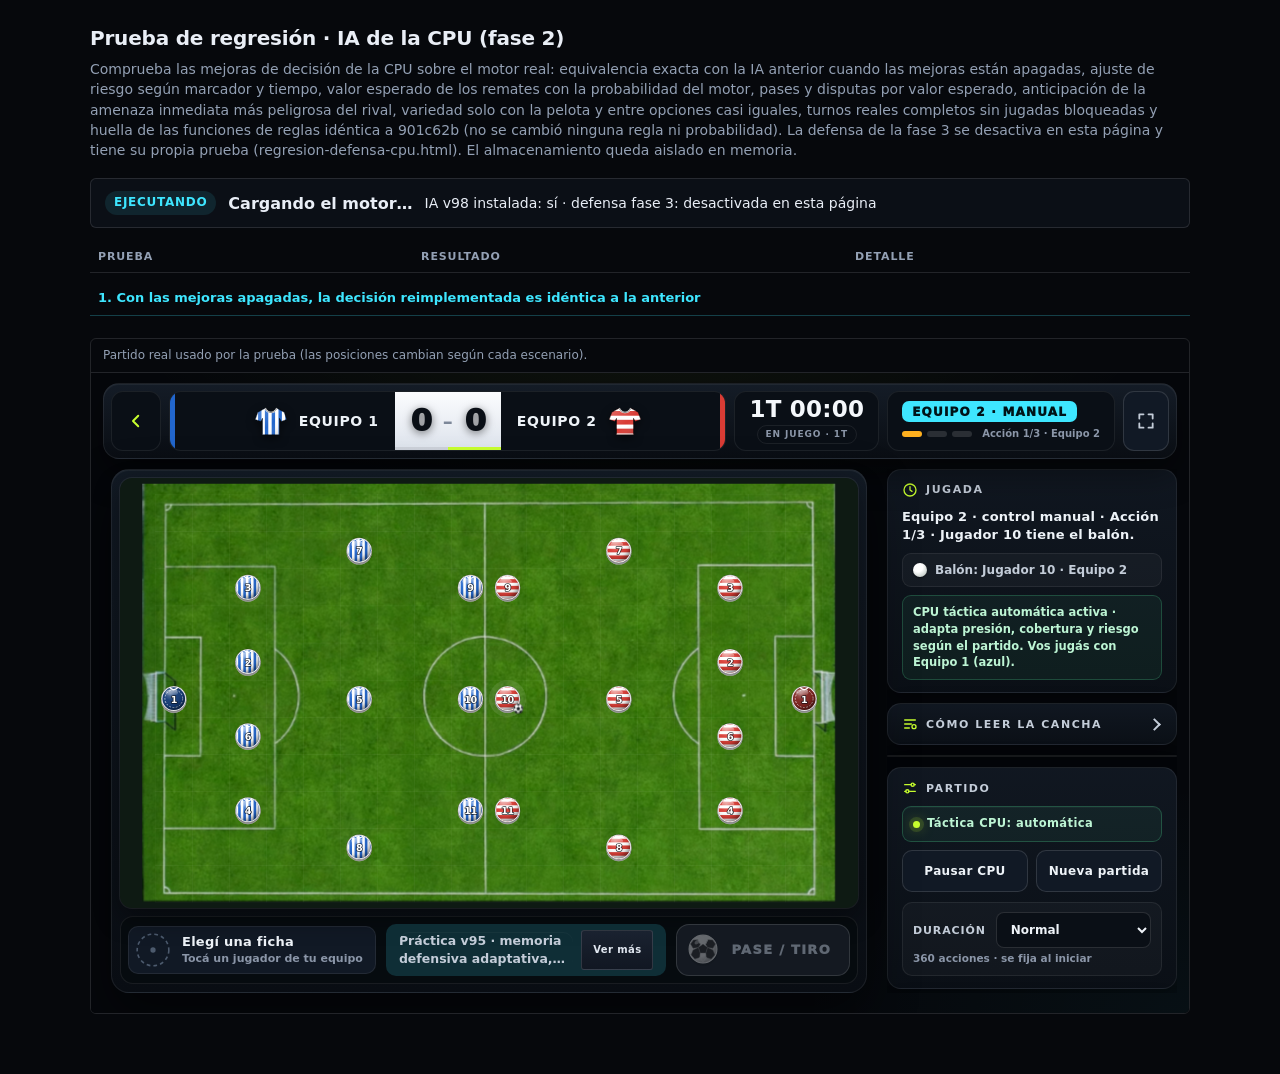
<file: pruebas/regresion-ia-cpu.html>
<!doctype html>
<html lang="es">
<head>
<meta charset="UTF-8">
<meta name="viewport" content="width=device-width, initial-scale=1">
<!-- La página vive en /pruebas/ pero carga el juego desde la raíz, igual que index.html. -->
<base href="../">
<title>Fútbol Único · Prueba de regresión · IA de la CPU (fase 2)</title>
<style>
  :root { color-scheme: dark; --ok:#c8ff2e; --bad:#ff5263; --mut:#93a0b4; --line:rgba(233,238,246,.12); }
  body { margin:0; background:#06080c; color:#e9eef6; font:14px/1.45 system-ui,-apple-system,"Segoe UI",Roboto,sans-serif; }
  main { max-width:1100px; margin:0 auto; padding:24px 18px 60px; }
  h1 { font-size:20px; margin:0 0 6px; letter-spacing:-.01em; }
  p.lead { color:var(--mut); margin:0 0 18px; }
  #summary { display:flex; gap:12px; flex-wrap:wrap; align-items:center; padding:12px 14px; border:1px solid var(--line); border-radius:6px; background:#0b0f16; margin-bottom:14px; }
  #summary strong { font-size:16px; }
  .pill { padding:3px 9px; border-radius:999px; font-weight:800; font-size:12px; letter-spacing:.06em; }
  .pill.ok { background:rgba(200,255,46,.12); color:var(--ok); } .pill.bad { background:rgba(255,82,99,.14); color:var(--bad); } .pill.run { background:rgba(62,230,255,.1); color:#3ee6ff; }
  table { width:100%; border-collapse:collapse; font-size:13px; }
  th, td { text-align:left; padding:7px 8px; border-bottom:1px solid var(--line); vertical-align:top; }
  th { color:var(--mut); font-size:11px; letter-spacing:.08em; text-transform:uppercase; }
  td.res { font-weight:800; white-space:nowrap; } td.res.ok { color:var(--ok); } td.res.bad { color:var(--bad); }
  td.det { color:var(--mut); font-family:ui-monospace,SFMono-Regular,Menlo,monospace; font-size:12px; }
  tr.group td { color:#3ee6ff; font-weight:800; padding-top:16px; border-bottom-color:rgba(62,230,255,.25); }
  .stage-wrap { margin-top:22px; border:1px solid var(--line); border-radius:6px; overflow:hidden; }
  .stage-wrap > p { margin:0; padding:8px 12px; color:var(--mut); font-size:12px; border-bottom:1px solid var(--line); }
  #fuGameStage { height:640px; position:relative; }
  #fuGameStage iframe { width:100%; height:100%; border:0; display:block; }
  .fu-shell-header, #fuLoading small { display:none; }
</style>
<script>
  // Aislamiento del almacenamiento: la prueba no lee ni escribe los datos guardados del jugador
  // (historial y análisis de partidas, memoria defensiva de la CPU, identidad táctica, torneo).
  function installMemoryStorage(win) {
    var data = new Map();
    var store = {
      getItem: function (k) { k = String(k); return data.has(k) ? data.get(k) : null; },
      setItem: function (k, v) { data.set(String(k), String(v)); },
      removeItem: function (k) { data.delete(String(k)); },
      clear: function () { data.clear(); },
      key: function (i) { var keys = Array.from(data.keys()); return i >= 0 && i < keys.length ? keys[i] : null; },
      get length() { return data.size; }
    };
    try { Object.defineProperty(win, 'localStorage', { configurable: true, enumerable: true, get: function () { return store; } }); win.__fuStorageIsolated = win.localStorage === store; }
    catch (error) { win.__fuStorageIsolated = false; }
  }
  installMemoryStorage(window);
  // app.js elige la página con ?page=...; Práctica carga el motor del partido (el mismo que Torneo).
  (function () {
    var url = new URL(location.href);
    if (url.searchParams.get('page') !== 'practice') { url.searchParams.set('page', 'practice'); history.replaceState(null, '', url.pathname + url.search); }
  })();
</script>
<script src="app.js" defer></script>
</head>
<body>
  <header class="fu-shell-header">
    <button id="fuBrand" type="button">FU</button>
    <span id="fuStatusDot"></span><strong id="fuStatusTitle"></strong><small id="fuStatusText"></small>
  </header>
  <main>
    <h1>Prueba de regresión · IA de la CPU (fase 2)</h1>
    <p class="lead">Comprueba las mejoras de decisión de la CPU sobre el motor real: equivalencia exacta con la IA anterior
      cuando las mejoras están apagadas, ajuste de riesgo según marcador y tiempo, valor esperado de los remates con la
      probabilidad del motor, pases y disputas por valor esperado, anticipación de la amenaza inmediata más peligrosa del rival, variedad solo con la pelota y entre opciones casi iguales,
      turnos reales completos sin jugadas bloqueadas y huella de las funciones de reglas idéntica a 901c62b (no se cambió
      ninguna regla ni probabilidad). La defensa de la fase 3 se desactiva en esta página y tiene su propia prueba
      (regresion-defensa-cpu.html). El almacenamiento queda aislado en memoria.</p>
    <section id="summary"><span class="pill run" id="state">EJECUTANDO</span><strong id="totals">Cargando el motor…</strong><span id="v98"></span></section>
    <table>
      <thead><tr><th>Prueba</th><th>Resultado</th><th>Detalle</th></tr></thead>
      <tbody id="rows"></tbody>
    </table>
    <div class="stage-wrap">
      <p>Partido real usado por la prueba (las posiciones cambian según cada escenario).</p>
      <div id="fuGameStage" aria-busy="true">
        <div id="fuLoading"><strong>Preparando</strong><small></small></div>
        <div id="fuError" hidden><p id="fuErrorText"></p><button type="button" id="fuRetry">Reintentar</button></div>
      </div>
    </div>
  </main>
<script>
// Huellas SHA-1 de las funciones de reglas en 901c62b y estados reales donde la amenaza principal del rival
// no estaba entre las dos respuestas que la búsqueda anterior consideraba.
var RULE_HASHES={"moveBall":"4992437c87534e91129ce03848d4c5d56185ee36","duel":"df6831e1a1f73543c275cee2728d8be835db8f91","movePlayer":"2c6bcbc87e2c0f479d6732091d33a1e5ed6b0ca3","resolveAccuracy":"5ef35ddc4bd73c9460136670907622738d2fff04","prepareFreeKick":"7c879f9129eda495d62add4e296ec34eb9a24397","prepareRestart":"944039e0b752df160f11a07ae38fe62f31ac015a","restartForExit":"396fc54c22c267f1666bc425dd1f5e03468cd8c5","advanceMatchClock":"57b9bd1b0c1dabd14ca829be0aab99854c4c9ac1","fuV96KeeperSaveChance":"62fce2398bd8e433fddef65f05c0482755d132dc","goalkeeperBlocksShot":"2037b5cc1a2aeb2025df86a9ac3144266a9317bf","deflectionCell":"d9e2702f4de22fff117562a696a26d93ab178183","findLooseBallCell":"90e27c875d20f171b9fb5da9b5cc7d42e2819911","findDisplacementFrom":"5a49d60876140cf7ddb1bfc1130e13b6c5dc28e7","createQuickFoulMoves":"0426f9eca9bd241beea888307d8ff9ffa6dda501","isOffsideMove":"1e75ffbf5e97198ae35123edf0da417df79ba18e","pLegal":"cb6244f55980ca6344394bc2a8645d4c84e28375","bLegalFor":"37aaffef1d1fbf5070992d88da899dae0a3f6817","passBeyondOffsideLine":"dc78c66c24a0b2e8f1ac8949e3c79eaa55a75fcf","isOffsidePosition":"bd4b63e8ff83a48bd23766feb44e87c4ebe6b929","precisionChance":"43b82acc62f2643a9be4022ea413208cbc2a0ec5","trajectoryInterceptionRisk":"58ebc6a2ca7b21dd34f5a7ca165a00e185e55d9d","estimateShotProbability":"1113627b1798b0d76cb420bbd984191cf2c08674","showGoalCelebration":"08d10eaa9967aaff1c1e2836bb19dc0a223bb046","continueAfterGoal":"0c818869b197f011e8a77a7e39e88c8927e5628b","resetToKickoff":"9bc04ad76bdec5942a6242dfaa6dacdb8bcf136b","fuV98ShortPassRestCell":"fc62c5858122bdc56e3be0f71695497780402294","tacticalRandom":"774ea902349d26f823322d3a197c7b240b5b96f4","dispatchCpuAction":"3745032dcc27f26718aa94b03058dd36a91a8577","runCpuAction":"3b3ea0c6fc9fec12065a9ab84939254397fdf12b"};
var ANTICIPATION_CASES=[{"state":{"p":[[0,0,5],[1,2,2],[2,2,4],[3,1,7],[4,3,10],[5,9,5],[6,13,5],[7,16,10],[8,17,4],[9,9,2],[10,11,9],[11,17,5],[12,17,6],[13,16,4],[14,16,9],[15,17,8],[16,10,5],[17,7,6],[18,14,8],[19,5,2],[20,13,3],[21,3,8]],"ball":{"c":16,"r":10,"owner":7},"turn":1,"actionNo":1,"played":[],"lastPlayedId":null,"kickoff":false,"restartPassOnlyId":null,"freeKickRequiredId":null,"freeKickAwardedTeam":null,"score":[0,0],"genSeed":11},"added":"pass|7|13|5||"},{"state":{"p":[[0,0,5],[1,4,0],[2,3,5],[3,3,7],[4,3,10],[5,8,5],[6,14,3],[7,12,6],[8,17,2],[9,9,2],[10,12,7],[11,17,5],[12,17,9],[13,16,5],[14,16,9],[15,13,6],[16,12,5],[17,7,7],[18,10,8],[19,7,3],[20,12,2],[21,3,8]],"ball":{"c":12,"r":6,"owner":7},"turn":1,"actionNo":1,"played":[],"lastPlayedId":null,"kickoff":false,"restartPassOnlyId":null,"freeKickRequiredId":null,"freeKickAwardedTeam":null,"score":[0,0],"genSeed":11},"added":"pass|7|14|3||"},{"state":{"p":[[0,0,5],[1,2,2],[2,2,4],[3,1,7],[4,3,10],[5,9,5],[6,13,5],[7,16,10],[8,17,4],[9,9,2],[10,11,9],[11,17,5],[12,17,6],[13,16,4],[14,16,9],[15,17,8],[16,10,5],[17,7,6],[18,14,8],[19,5,2],[20,13,3],[21,3,8]],"ball":{"c":16,"r":10,"owner":7},"turn":1,"actionNo":1,"played":[],"lastPlayedId":null,"kickoff":false,"restartPassOnlyId":null,"freeKickRequiredId":null,"freeKickAwardedTeam":null,"score":[0,0],"genSeed":13},"added":"pass|7|13|5||"}];
(function () {
  'use strict';
  function engineHook() {
    var nativeRandom = Math.random, forced = [];
    Math.random = function () { if (forced.length && simulationRandomState === null) return forced.shift(); return nativeRandom(); };
    function invariant() {
      if (ball.owner !== null) { var o = p.find(function (z) { return z.id === ball.owner; }); return !!o && o.c === ball.c && o.r === ball.r; }
      return !p.some(function (z) { return z.c === ball.c && z.r === ball.r; });
    }
    function loadState(st) {
      cancelCpuTimer(); cpuEpoch++; cpuAutoEnabled = false;
      p = FORMATION.map(function (d, i) { return { id: i, t: d[0], n: d[1], c: d[2], r: d[3] }; });
      st.p.forEach(function (q) { var z = p.find(function (y) { return y.id === q[0]; }); z.c = q[1]; z.r = q[2]; });
      ball = { c: st.ball.c, r: st.ball.r, owner: st.ball.owner }; turn = st.turn; actionNo = st.actionNo;
      playedThisTurn = (st.played || []).slice(); lastPlayedId = st.lastPlayedId == null ? null : st.lastPlayedId;
      kickoffPassRequired = !!st.kickoff; restartPassOnlyId = st.restartPassOnlyId == null ? null : st.restartPassOnlyId;
      freeKickRequiredId = st.freeKickRequiredId == null ? null : st.freeKickRequiredId; freeKickAwardedTeam = st.freeKickAwardedTeam == null ? null : st.freeKickAwardedTeam;
      score = (st.score || [0, 0]).slice(); matchClockActions = st.clock || 0; matchClockFinished = false; halftimePending = false; halftimePaused = false;
      goalCelebrationActive = false; strategicPassHistory = []; selected = null; mode = 'player'; anim = false; simulationRandomState = null;
      cpuRejectedKeys.clear(); cpuProfile = 'balanced';
      if (typeof fuV96ActionHistory !== 'undefined') fuV96ActionHistory = [];
      if (typeof fuV96TransitionActions !== 'undefined') fuV96TransitionActions = 0;
      try { clearRecommendation(); } catch (e) {}
      drawPlayers(); drawBall(); setTurn(); refresh();
    }
    function fullState() {
      return { p: p.map(function (z) { return [z.id, z.c, z.r]; }), ball: { c: ball.c, r: ball.r, owner: ball.owner }, turn: turn, actionNo: actionNo,
        played: playedThisTurn.slice(), lastPlayedId: lastPlayedId, kickoff: kickoffPassRequired, restartPassOnlyId: restartPassOnlyId,
        freeKickRequiredId: freeKickRequiredId, freeKickAwardedTeam: freeKickAwardedTeam, score: score.slice() };
    }
    async function decide() {
      cpuAutoEnabled = true; cancelCpuTimer(); var c = null;
      try { c = await chooseCpuMove(cpuEpoch); } finally { cpuSearching = false; cpuAutoEnabled = false; }
      return c ? sequenceActionKey(c) : null;
    }
    window.__fuTest = {
      v98: typeof fuV98Ai !== 'undefined',
      // Esta página prueba la fase 2 por separado: la defensa de la fase 3 (si está instalada) se desactiva aquí
      // y se verifica en pruebas/regresion-defensa-cpu.html.
      phase3: typeof fuV98Def !== 'undefined' ? (fuV98Def.enabled = false, 'desactivada en esta página') : 'no instalada',
      loadState: loadState, fullState: fullState, invariant: invariant,
      busy: function () { return { anim: anim && !goalCelebrationActive, searching: cpuSearching, turn: turn, clock: matchClockActions }; },
      id: function (t, n) { var z = p.find(function (y) { return y.t === t && y.n === n; }); return z ? z.id : null; },
      fast: function () { animateBall = function () { return Promise.resolve(); }; animatePlayerMove = function () { return Promise.resolve(); }; animateDuel = function () { return Promise.resolve(); }; },
      setAi: function (cfg) { Object.assign(fuV98Ai, cfg); return JSON.parse(JSON.stringify(fuV98Ai)); },
      decide: decide,
      lastDecision: function () { return fuV98LastDecision ? JSON.parse(JSON.stringify(fuV98LastDecision)) : null; },
      shotProbabilities: function () { var out = {}; tacticalCandidates().forEach(function (a) { if (a.kind === 'shoot') out[sequenceActionKey(a)] = Number(a.goalProbability) || 0; }); return out; },
      candidateProbabilities: function () {
        var out = {};
        tacticalCandidates().forEach(function (a) {
          var k = sequenceActionKey(a);
          if (a.kind === 'pass' && a.receiverId != null) out[k] = Math.max(0, Math.min(1, Number(a.precision) || 0)) * (1 - Math.max(0, Math.min(1, Number(a.interceptRisk) || 0)));
          if (a.kind === 'duel') { var x = p.find(function (z) { return z.id === a.playerId; }), r = p.find(function (z) { return z.id === a.opponentId; });
            var diag = Math.abs(r.c - x.c) === 1 && Math.abs(r.r - x.r) === 1, tipo = diag ? 'costado' : duelType(x, r); out[k] = tipo === 'atras' ? 0.6 : tipo === 'costado' ? 0.3 : 0; }
        });
        return out;
      },
      risk: function () { return fuV98RiskContext(); },
      evaluate: function (gd) { return evaluateSequencePosition(CPU_TEAM, gd); },
      anticipation: function () {
        var cands = tacticalCandidates(), short = chooseSearchActions(cands, 2), ant = fuV98WithMostDangerous(short, cands);
        return { short: short.map(function (a) { return sequenceActionKey(a); }), ant: ant.map(function (a) { return sequenceActionKey(a); }), holderTeam: (owner() || {}).t || null };
      },
      pick: function (scored, n) { var counts = {}; for (var i = 0; i < n; i++) { var k = fuV98PickRoot(scored.map(function (x) { return Object.assign({}, x); })); counts[k] = (counts[k] || 0) + 1; } return counts; },
      cpuTurn: async function () {
        var t0 = matchClockActions, blocked = 0, inv = true, startTurn = turn;
        maybeScheduleCpuAction = function () {};
        for (var k = 0; k < 3 && turn === CPU_TEAM; k++) {
          cpuAutoEnabled = true; var chosen = null;
          try { chosen = await chooseCpuMove(cpuEpoch); } finally { cpuSearching = false; }
          if (!chosen) chosen = tacticalCandidates().sort(function (a, b) { return b.score - a.score; })[0];
          var ok = dispatchCpuAction(chosen); cpuAutoEnabled = false; cpuEpoch++;
          if (!ok) { blocked++; cpuRejectedKeys.add(sequenceActionKey(chosen)); k--; if (blocked > 8) break; continue; }
          cpuRejectedKeys.clear();
          var w0 = Date.now(); while ((anim && !goalCelebrationActive) && Date.now() - w0 < 20000) await new Promise(function (r) { setTimeout(r, 10); });
          if (goalCelebrationActive) { continueAfterGoal(); await new Promise(function (r) { setTimeout(r, 20); }); }
          inv = inv && invariant();
        }
        return { actions: matchClockActions - t0, blocked: blocked, invariant: inv, turn: turn, start: startTurn };
      },
      ruleHashes: async function (names) {
        var res = {};
        for (var i = 0; i < names.length; i++) {
          var fn; try { fn = eval(names[i]); } catch (e) { res[names[i]] = 'no existe'; continue; }
          var buf = await crypto.subtle.digest('SHA-1', new TextEncoder().encode(String(fn)));
          res[names[i]] = Array.from(new Uint8Array(buf)).map(function (b) { return b.toString(16).padStart(2, '0'); }).join('');
        }
        return res;
      }
    };
  }
  var HOOK = ';(' + engineHook.toString() + ')();\n';
  var MARKS = ['// ================== FIN FÚTBOL ÚNICO v97 ==================', '// ================== FIN FUTBOL UNICO v96 =================='];
  var STORAGE = '<script>(' + installMemoryStorage.toString() + ')(window);<\/script>';
  var stage = document.getElementById('fuGameStage');
  var nativeAppend = stage.appendChild.bind(stage);
  stage.appendChild = function (node) {
    if (node && node.tagName === 'IFRAME' && node.srcdoc) {
      var html = node.srcdoc, mark = MARKS.find(function (m) { return html.indexOf(m) >= 0; });
      if (mark) html = html.replace(mark, HOOK + mark);
      html = /<head[^>]*>/i.test(html) ? html.replace(/<head[^>]*>/i, function (tag) { return tag + STORAGE; }) : STORAGE + html;
      node.srcdoc = html;
    }
    return nativeAppend(node);
  };
  var rows = document.getElementById('rows'), results = [], step = '';
  function group(title) { step = title; var tr = document.createElement('tr'); tr.className = 'group'; tr.innerHTML = '<td colspan="3"></td>'; tr.firstChild.textContent = title; rows.appendChild(tr); }
  function check(name, ok, detail) {
    step = name; results.push({ name: name, ok: !!ok, detail: detail || '' });
    var tr = document.createElement('tr');
    tr.innerHTML = '<td></td><td class="res ' + (ok ? 'ok' : 'bad') + '">' + (ok ? 'CORRECTO' : 'FALLA') + '</td><td class="det"></td>';
    tr.children[0].textContent = name; tr.children[2].textContent = detail || ''; rows.appendChild(tr);
  }
  var sleep = function (ms) { return new Promise(function (r) { setTimeout(r, ms); }); };
  var F = null, ALL_ON = { enabled: true, risk: true, shots: true, expected: true, anticipation: true, variety: true };

  async function run() {
    var iframe = null;
    for (var i = 0; i < 400 && !(iframe && iframe.contentWindow && iframe.contentWindow.__fuTest && iframe.contentDocument.querySelector('rect.cell')); i++) { iframe = stage.querySelector('iframe'); await sleep(100); }
    if (!iframe || !iframe.contentWindow.__fuTest) throw new Error('No se pudo cargar el motor del partido.');
    if (window.__fuStorageIsolated !== true || iframe.contentWindow.__fuStorageIsolated !== true)
      throw new Error('No se pudo aislar el almacenamiento del navegador; la prueba no se ejecutó para no modificar datos guardados.');
    F = iframe.contentWindow.__fuTest;
    document.getElementById('v98').textContent = 'IA v98 instalada: ' + (F.v98 ? 'sí' : 'no') + ' · defensa fase 3: ' + F.phase3;
    if (!F.v98) throw new Error('Esta versión de app.js no tiene la IA v98.');
    F.fast(); await sleep(300);
    var base = F.fullState();
    function layout(changes, ownerId, turnTeam, extra) {
      var st = JSON.parse(JSON.stringify(base));
      changes.forEach(function (ch) { st.p.forEach(function (q) { if (q[0] === ch[0]) { q[1] = ch[1]; q[2] = ch[2]; } }); });
      var o = st.p.find(function (q) { return q[0] === ownerId; });
      st.ball = { c: o[1], r: o[2], owner: ownerId }; st.turn = turnTeam; st.actionNo = 1; st.played = []; st.lastPlayedId = null;
      st.kickoff = false; st.restartPassOnlyId = null; st.freeKickRequiredId = null; st.freeKickAwardedTeam = null; st.score = [0, 0]; st.clock = 60;
      return Object.assign(st, extra || {});
    }
    var t2 = function (n) { return F.id(2, n); }, t1 = function (n) { return F.id(1, n); };
    var shotState = layout([[t2(9), 3, 4], [t2(11), 4, 7]], t2(9), 2);
    var states = [
      { name: 'CPU ataca desde el medio', st: layout([[t2(10), 9, 5]], t2(10), 2) },
      { name: 'CPU cerca del arco rival', st: shotState },
      { name: 'CPU defiende en su campo', st: layout([[t1(9), 12, 3], [t1(11), 11, 7]], t1(9), 2) },
      { name: 'CPU defiende un contraataque', st: layout([[t1(10), 13, 5], [t1(9), 14, 2]], t1(10), 2) }
    ];

    group('1. Con las mejoras apagadas, la decisión reimplementada es idéntica a la anterior');
    for (var s = 0; s < states.length; s++) {
      F.loadState(states[s].st); F.setAi({ enabled: false });
      var original = await F.decide();
      F.loadState(states[s].st); F.setAi({ enabled: true, risk: false, shots: false, expected: false, anticipation: false, variety: false });
      var reimpl = await F.decide();
      check(states[s].name + ': misma jugada', !!original && original === reimpl, 'anterior ' + original + ' · reimplementada ' + reimpl);
    }

    group('2. Riesgo según marcador y tiempo (solo marcador y reloj)');
    F.setAi(ALL_ON);
    F.loadState(Object.assign({}, states[0].st, { clock: 60, score: [1, 0] })); var early = F.risk();
    check('Al principio del partido no hay ajuste', early.urgency === 0 && early.goalFor === 1 && early.goalAgainst === 1, 'urgencia ' + early.urgency.toFixed(2));
    F.loadState(Object.assign({}, states[0].st, { clock: 300, score: [1, 0] })); var losing = F.risk();
    var lose0 = F.evaluate([0, 0]), lose1 = F.evaluate([0, 1]);
    check('Perdiendo por uno al final: vale más un gol propio y la amenaza ofensiva', losing.goalFor > 1 && losing.goalAgainst < 1 && losing.threatFor > 1 && losing.push > 0 && lose1 - lose0 > 320,
      'gol a favor ×' + losing.goalFor.toFixed(2) + ' · en contra ×' + losing.goalAgainst.toFixed(2) + ' · un gol propio suma ' + (lose1 - lose0).toFixed(1) + ' puntos (base 320)');
    F.loadState(Object.assign({}, states[2].st, { clock: 300, score: [0, 1] })); var winning = F.risk();
    var win0 = F.evaluate([0, 0]), win1 = F.evaluate([1, 0]);
    check('Ganando por uno al final: pesa más no conceder y conservar la pelota', winning.goalAgainst > 1 && winning.goalFor < 1 && winning.threatAgainst > 1 && winning.keepBall > 0 && win0 - win1 > 320,
      'gol en contra ×' + winning.goalAgainst.toFixed(2) + ' · un gol rival resta ' + (win0 - win1).toFixed(1) + ' puntos (base 320)');
    F.loadState(Object.assign({}, states[0].st, { clock: 300, score: [1, 1] })); var tied = F.risk();
    F.loadState(Object.assign({}, states[0].st, { clock: 300, score: [4, 0] })); var lost = F.risk();
    check('Empate o diferencia de tres o más: sin ajuste', tied.goalFor === 1 && tied.goalAgainst === 1 && lost.goalFor === 1 && lost.goalAgainst === 1, 'empate y 0–4 neutros');

    group('3. Remates por valor esperado con la probabilidad del motor');
    F.loadState(shotState); F.setAi(ALL_ON);
    var probs = F.shotProbabilities();
    await F.decide();
    var dec = F.lastDecision(), shots = (dec && dec.scored || []).filter(function (x) { return x.key.indexOf('shoot|') === 0; });
    var withDetail = shots.filter(function (x) { return x.shot; });
    var exact = withDetail.every(function (x) { var e = x.shot.p * x.shot.vGoal + (1 - x.shot.p) * x.shot.vOther; return Math.abs(e - x.mean) < 1e-6 && Math.abs(x.shot.p - probs[x.key]) < 1e-9; });
    check('Cada remate evaluado vale p × (con gol) + (1 − p) × (sin gol), con p del motor', shots.length > 0 && withDetail.length === shots.length && exact,
      withDetail.map(function (x) { return x.key.split('|').slice(2, 4).join(',') + ': p ' + (x.shot.p * 100).toFixed(1) + '% · muestras con gol ' + x.shot.goalSamples + '/3 · valor ' + x.mean.toFixed(1) + ' (antes ' + x.sampledMean.toFixed(1) + ')'; }).join(' | ') || 'sin remates evaluados');

    group('3b. Pases y disputas por valor esperado con las probabilidades del motor y del reglamento');
    var evStates = [
      { name: 'pases de la CPU', st: states[0].st },
      { name: 'disputa de costado de la CPU', st: layout([[t1(9), 9, 1], [t2(5), 10, 2]], t1(9), 2) }
    ];
    for (var e = 0; e < evStates.length; e++) {
      F.loadState(evStates[e].st); F.setAi(ALL_ON);
      var cprobs = F.candidateProbabilities();
      await F.decide();
      var d2 = F.lastDecision(), withEv = (d2 && d2.scored || []).filter(function (x) { return x.expected; });
      var okEv = withEv.length > 0 && withEv.every(function (x) { var e2 = x.expected.p * x.expected.vA + (1 - x.expected.p) * x.expected.vB; return Math.abs(e2 - x.mean) < 1e-6 && Math.abs(x.expected.p - cprobs[x.key]) < 1e-9 && x.expected.aSamples + x.expected.bSamples === 3; });
      check('Valor esperado en ' + evStates[e].name + ': p × A + (1 − p) × B con p exacta', okEv,
        withEv.map(function (x) { return x.expected.type + ' ' + x.key.split('|').slice(1, 4).join(',') + ': p ' + (x.expected.p * 100).toFixed(0) + '% · muestras A/B ' + x.expected.aSamples + '/' + x.expected.bSamples + ' · valor ' + x.mean.toFixed(1) + ' (antes ' + x.sampledMean.toFixed(1) + ')'; }).join(' | ') || 'sin pases ni disputas evaluados');
    }

    group('4. Anticipación: la búsqueda considera la amenaza inmediata más peligrosa del rival');
    for (var c = 0; c < ANTICIPATION_CASES.length; c++) {
      var ac = ANTICIPATION_CASES[c]; F.loadState(ac.state);
      var an = F.anticipation();
      check('Estado real ' + (c + 1) + ': entra la amenaza inmediata ' + ac.added.split('|').slice(0, 4).join(' '),
        an.holderTeam === 1 && an.short.indexOf(ac.added) < 0 && an.ant.indexOf(ac.added) >= 0 && an.ant.length === an.short.length && an.ant[0] === an.short[0],
        'antes: ' + an.short.join(' / ') + ' · ahora: ' + an.ant.join(' / '));
    }
    F.loadState(states[0].st); var own = F.anticipation();
    check('Con la pelota en la CPU, sus propias opciones no se tocan', own.holderTeam === 2 && own.ant.join() === own.short.join(), own.short.join(' / '));

    group('5. Variedad controlada: solo con la pelota y entre opciones casi iguales');
    F.loadState(states[0].st); F.setAi(ALL_ON);
    var near = F.pick([{ key: 'a', mean: 100 }, { key: 'b', mean: 97.5 }, { key: 'c', mean: 90 }], 400);
    check('Elige entre las jugadas a menos de 4 puntos de la mejor y nunca una peor', (near.a || 0) > 0 && (near.b || 0) > 0 && !near.c, 'a ' + (near.a || 0) + ' · b ' + (near.b || 0) + ' · c ' + (near.c || 0) + ' (de 400)');
    var clear = F.pick([{ key: 'a', mean: 100 }, { key: 'b', mean: 95 }], 200);
    check('Si la mejor supera por más del margen, siempre la elige', clear.a === 200, 'a ' + (clear.a || 0) + ' de 200');
    F.setAi({ variety: false }); var off = F.pick([{ key: 'a', mean: 100 }, { key: 'b', mean: 99.9 }], 100); F.setAi(ALL_ON);
    check('Con la variedad apagada, decisión determinista', off.a === 100, 'a ' + (off.a || 0) + ' de 100');
    F.loadState(states[2].st); var def = F.pick([{ key: 'a', mean: 100 }, { key: 'b', mean: 99.9 }], 100);
    check('Sin la pelota (defensa), siempre la mejor jugada', def.a === 100, 'a ' + (def.a || 0) + ' de 100');

    group('6. Turnos reales completos de la CPU');
    var turns = [states[0].st, states[3].st];
    for (var k = 0; k < turns.length; k++) {
      F.loadState(turns[k]); F.setAi(ALL_ON);
      var ct = await F.cpuTurn();
      check('Turno ' + (k + 1) + ': la CPU completa su turno con acciones legales, sin bloqueos y con el balón coherente', ct.actions >= 1 && ct.actions <= 3 && ct.blocked === 0 && ct.invariant && ct.turn === 1, ct.actions + ' acciones hasta ceder el turno · bloqueadas ' + ct.blocked + ' · turno final del Equipo ' + ct.turn);
    }

    group('7. Reglas y probabilidades sin cambios');
    var names = Object.keys(RULE_HASHES), now = await F.ruleHashes(names);
    var diff = names.filter(function (n) { return now[n] !== RULE_HASHES[n]; });
    check('La huella de las ' + names.length + ' funciones de reglas coincide con 901c62b', diff.length === 0, diff.length ? 'distintas: ' + diff.join(', ') : names.join(', '));

    var failed = results.filter(function (x) { return !x.ok; }).length;
    finish(failed === 0, results.length - failed, failed);
  }
  function finish(ok, passed, failed, error) {
    var st = document.getElementById('state');
    st.textContent = ok ? 'CORRECTO' : 'FALLA'; st.className = 'pill ' + (ok ? 'ok' : 'bad');
    document.getElementById('totals').textContent = error ? 'Error: ' + error : passed + ' comprobaciones correctas, ' + failed + ' con falla';
    document.title = (ok ? 'OK · ' : 'FALLA · ') + document.title;
    window.__FU_REGRESSION_RESULT = { ok: ok, passed: passed, failed: failed, error: error || null, results: results };
  }
  window.addEventListener('load', function () { run().catch(function (e) { finish(false, results.filter(function (x) { return x.ok; }).length, results.filter(function (x) { return !x.ok; }).length + 1, String(e && e.message || e)); }); });
})();
</script>
</body>
</html>
</file>
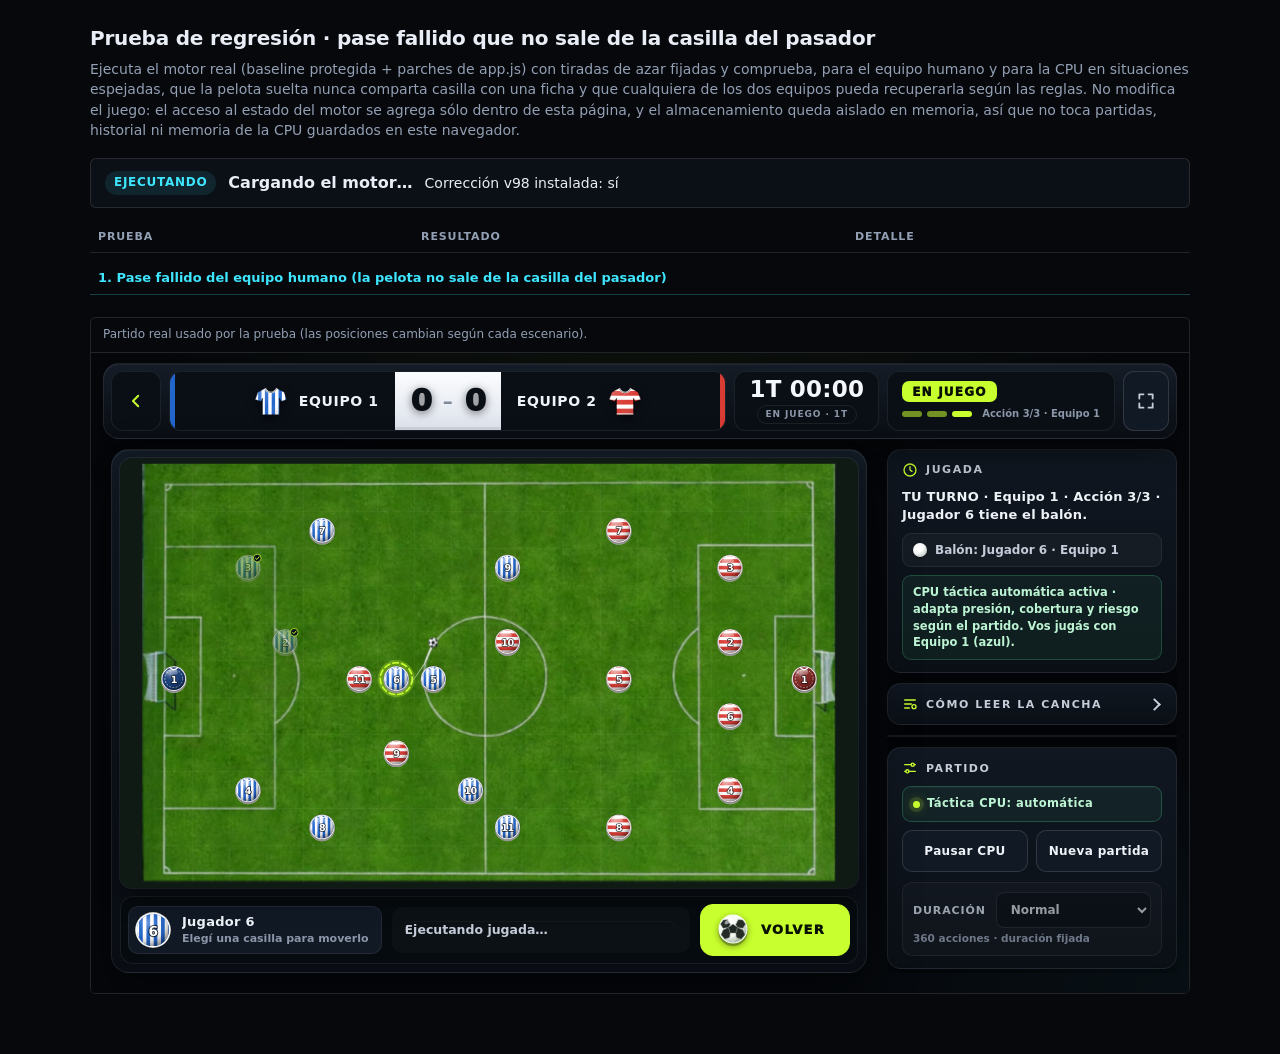
<file: pruebas/regresion-pase-corto.html>
<!doctype html>
<html lang="es">
<head>
<meta charset="UTF-8">
<meta name="viewport" content="width=device-width, initial-scale=1">
<!-- La página vive en /pruebas/ pero carga el juego desde la raíz, igual que index.html. -->
<base href="../">
<title>Fútbol Único · Prueba de regresión · pase corto y pelota suelta</title>
<style>
  :root { color-scheme: dark; --ok:#c8ff2e; --bad:#ff5263; --mut:#93a0b4; --line:rgba(233,238,246,.12); }
  body { margin:0; background:#06080c; color:#e9eef6; font:14px/1.45 system-ui,-apple-system,"Segoe UI",Roboto,sans-serif; }
  main { max-width:1100px; margin:0 auto; padding:24px 18px 60px; }
  h1 { font-size:20px; margin:0 0 6px; letter-spacing:-.01em; }
  p.lead { color:var(--mut); margin:0 0 18px; }
  #summary { display:flex; gap:12px; flex-wrap:wrap; align-items:center; padding:12px 14px; border:1px solid var(--line); border-radius:6px; background:#0b0f16; margin-bottom:14px; }
  #summary strong { font-size:16px; }
  .pill { padding:3px 9px; border-radius:999px; font-weight:800; font-size:12px; letter-spacing:.06em; }
  .pill.ok { background:rgba(200,255,46,.12); color:var(--ok); } .pill.bad { background:rgba(255,82,99,.14); color:var(--bad); } .pill.run { background:rgba(62,230,255,.1); color:#3ee6ff; }
  table { width:100%; border-collapse:collapse; font-size:13px; }
  th, td { text-align:left; padding:7px 8px; border-bottom:1px solid var(--line); vertical-align:top; }
  th { color:var(--mut); font-size:11px; letter-spacing:.08em; text-transform:uppercase; }
  td.res { font-weight:800; white-space:nowrap; } td.res.ok { color:var(--ok); } td.res.bad { color:var(--bad); }
  td.det { color:var(--mut); font-family:ui-monospace,SFMono-Regular,Menlo,monospace; font-size:12px; }
  tr.group td { color:#3ee6ff; font-weight:800; padding-top:16px; border-bottom-color:rgba(62,230,255,.25); }
  .stage-wrap { margin-top:22px; border:1px solid var(--line); border-radius:6px; overflow:hidden; }
  .stage-wrap > p { margin:0; padding:8px 12px; color:var(--mut); font-size:12px; border-bottom:1px solid var(--line); }
  #fuGameStage { height:640px; position:relative; }
  #fuGameStage iframe { width:100%; height:100%; border:0; display:block; }
  .fu-shell-header, #fuLoading small { display:none; }
</style>
<script>
  // Aislamiento del almacenamiento: la prueba no lee ni escribe los datos guardados del jugador
  // (historial y análisis de partidas, memoria defensiva de la CPU, identidad táctica, torneo).
  // localStorage se reemplaza por uno en memoria en esta página y dentro del partido de prueba.
  function installMemoryStorage(win) {
    var data = new Map();
    var store = {
      getItem: function (k) { k = String(k); return data.has(k) ? data.get(k) : null; },
      setItem: function (k, v) { data.set(String(k), String(v)); },
      removeItem: function (k) { data.delete(String(k)); },
      clear: function () { data.clear(); },
      key: function (i) { var keys = Array.from(data.keys()); return i >= 0 && i < keys.length ? keys[i] : null; },
      get length() { return data.size; }
    };
    try { Object.defineProperty(win, 'localStorage', { configurable: true, enumerable: true, get: function () { return store; } }); win.__fuStorageIsolated = win.localStorage === store; }
    catch (error) { win.__fuStorageIsolated = false; }
  }
  installMemoryStorage(window);
  // app.js elige la página con ?page=...; Práctica carga el motor del partido (el mismo que Torneo).
  (function () {
    var url = new URL(location.href);
    if (url.searchParams.get('page') !== 'practice') { url.searchParams.set('page', 'practice'); history.replaceState(null, '', url.pathname + url.search); }
  })();
</script>
<script src="app.js" defer></script>
</head>
<body>
  <!-- Elementos que app.js necesita encontrar (cabecera oculta del portal). -->
  <header class="fu-shell-header">
    <button id="fuBrand" type="button">FU</button>
    <span id="fuStatusDot"></span><strong id="fuStatusTitle"></strong><small id="fuStatusText"></small>
  </header>
  <main>
    <h1>Prueba de regresión · pase fallido que no sale de la casilla del pasador</h1>
    <p class="lead">Ejecuta el motor real (baseline protegida + parches de app.js) con tiradas de azar fijadas y comprueba,
      para el equipo humano y para la CPU en situaciones espejadas, que la pelota suelta nunca comparta casilla con una ficha
      y que cualquiera de los dos equipos pueda recuperarla según las reglas. No modifica el juego: el acceso al estado del
      motor se agrega sólo dentro de esta página, y el almacenamiento queda aislado en memoria, así que no toca
      partidas, historial ni memoria de la CPU guardados en este navegador.</p>
    <section id="summary"><span class="pill run" id="state">EJECUTANDO</span><strong id="totals">Cargando el motor…</strong><span id="v98"></span></section>
    <table>
      <thead><tr><th>Prueba</th><th>Resultado</th><th>Detalle</th></tr></thead>
      <tbody id="rows"></tbody>
    </table>
    <div class="stage-wrap">
      <p>Partido real usado por la prueba (las posiciones cambian según cada escenario).</p>
      <div id="fuGameStage" aria-busy="true">
        <div id="fuLoading"><strong>Preparando</strong><small></small></div>
        <div id="fuError" hidden><p id="fuErrorText"></p><button type="button" id="fuRetry">Reintentar</button></div>
      </div>
    </div>
  </main>
<script>
(function () {
  'use strict';
  // ---------------------------------------------------------------------------------------------
  // Gancho de prueba: se inserta en el código del motor SÓLO dentro de esta página, justo antes del
  // cierre de la capa v97 (o de v96 si la visual no está), para leer el estado real del motor y fijar
  // las tiradas de azar de una acción concreta. Las tiradas fijadas se consumen sólo fuera de las
  // simulaciones internas de la CPU (simulationRandomState === null), igual que tacticalRandom().
  // ---------------------------------------------------------------------------------------------
  function engineHook() {
    var nativeRandom = Math.random, forced = [], consumed = [], lastChosen = null;
    Math.random = function () {
      if (forced.length && simulationRandomState === null) { var v = forced.shift(); consumed.push(v); return v; }
      return nativeRandom();
    };
    function find(t, n) { return p.find(function (y) { return y.t === t && y.n === n; }); }
    function invariant() {
      if (ball.owner !== null) { var o = p.find(function (z) { return z.id === ball.owner; }); return !!o && o.c === ball.c && o.r === ball.r; }
      return !p.some(function (z) { return z.c === ball.c && z.r === ball.r; });
    }
    function snap() {
      var occ = p.find(function (z) { return z.c === ball.c && z.r === ball.r; });
      return { ball: { c: ball.c, r: ball.r, owner: ball.owner }, turn: turn, actionNo: actionNo, anim: anim, clock: matchClockActions,
        played: playedThisTurn.slice(), msg: msg.textContent, cpuAuto: cpuAutoEnabled, cpuSearching: cpuSearching,
        occupant: occ ? { id: occ.id, t: occ.t, n: occ.n } : null, invariant: invariant(),
        players: p.map(function (z) { return { id: z.id, t: z.t, n: z.n, c: z.c, r: z.r }; }) };
    }
    function slim(a) { return a ? { kind: a.kind, playerId: a.playerId, t: a.player ? a.player.t : null, n: a.player ? a.player.n : null, to: a.to ? { c: a.to.c, r: a.to.r } : null } : null; }
    window.__fuTest = {
      v98: typeof fuV98ShortPassRestCell === 'function',
      snap: snap, invariant: invariant,
      id: function (t, n) { var z = find(t, n); return z ? z.id : null; },
      forceRandom: function (values) { forced = values.slice(); consumed = []; },
      consumed: function () { return consumed.slice(); },
      forcedLeft: function () { return forced.length; },
      setup: function (cfg) {
        cancelCpuTimer(); cpuEpoch++;
        p = FORMATION.map(function (d, i) { return { id: i, t: d[0], n: d[1], c: d[2], r: d[3] }; });
        cfg.players.forEach(function (q) { var z = find(q.t, q.n); z.c = q.c; z.r = q.r; });
        var h = find(cfg.ballOwner.t, cfg.ballOwner.n); ball = { c: h.c, r: h.r, owner: h.id };
        turn = cfg.turn; actionNo = cfg.actionNo || 1; lastPlayedId = null;
        playedThisTurn = (cfg.played || []).map(function (q) { return find(q.t, q.n).id; });
        kickoffPassRequired = false; restartPassOnlyId = null; freeKickRequiredId = null; freeKickAwardedTeam = null;
        selected = null; mode = 'player'; anim = false; cpuAutoEnabled = false; cpuRejectedKeys.clear();
        try { clearRecommendation(); } catch (e) {}
        drawPlayers(); drawBall(); setTurn(); refresh();
        return snap();
      },
      candidates: function () { return tacticalCandidates().map(slim); },
      // Mismo despachador que usa runCpuAction() cuando la CPU ya eligió su jugada.
      cpuDispatch: function (spec) {
        cancelCpuTimer();
        var x = p.find(function (z) { return z.id === spec.playerId; });
        var a = { kind: spec.kind, player: x, playerId: x.id, from: { c: x.c, r: x.r }, to: { c: spec.to.c, r: spec.to.r }, label: 'prueba' };
        cpuAutoEnabled = true; var started = dispatchCpuAction(a);
        cpuAutoEnabled = false; cpuEpoch++; cancelCpuTimer();
        return started;
      },
      // Decisión completa de la CPU (búsqueda real); devuelve la jugada elegida sin ejecutarla.
      cpuChoose: async function () {
        cpuAutoEnabled = true; cancelCpuTimer(); var chosen = null;
        try { chosen = await chooseCpuMove(cpuEpoch); } finally { cpuSearching = false; cpuAutoEnabled = false; }
        lastChosen = chosen; return slim(chosen);
      },
      setCpuAuto: function (on) { cpuAutoEnabled = !!on; cpuEpoch++; cancelCpuTimer(); if (on) { cpuRejectedKeys.clear(); maybeScheduleCpuAction(60); } },
      // simulateOneAction es la simulación con la que la CPU anticipa jugadas.
      simulate: function (t, n, c, r) {
        var st = captureSequenceState(), x = find(t, n);
        var res = simulateOneAction({ kind: 'pass', player: x, playerId: x.id, from: { c: ball.c, r: ball.r }, to: { c: c, r: r } }, [0, 0]);
        var out = { result: res, ball: { c: ball.c, r: ball.r, owner: ball.owner }, invariant: invariant() };
        restoreSequenceState(st); drawPlayers(); drawBall(); refresh();
        return out;
      }
    };
  }
  var HOOK = ';(' + engineHook.toString() + ')();\n';
  var MARKS = ['// ================== FIN FÚTBOL ÚNICO v97 ==================', '// ================== FIN FUTBOL UNICO v96 =================='];
  var stage = document.getElementById('fuGameStage');
  var nativeAppend = stage.appendChild.bind(stage);
  var STORAGE = '<script>(' + installMemoryStorage.toString() + ')(window);<\/script>';
  stage.appendChild = function (node) {
    if (node && node.tagName === 'IFRAME' && node.srcdoc) {
      var html = node.srcdoc, mark = MARKS.find(function (m) { return html.indexOf(m) >= 0; });
      if (mark) html = html.replace(mark, HOOK + mark);
      // El almacenamiento en memoria se instala antes que cualquier script del partido.
      html = /<head[^>]*>/i.test(html) ? html.replace(/<head[^>]*>/i, function (tag) { return tag + STORAGE; }) : STORAGE + html;
      node.srcdoc = html;
    }
    return nativeAppend(node);
  };

  // ---------------------------------------------------------------------------------------------
  // Escenarios. Equipo A = equipo del pasador. Las posiciones del equipo 2 son el espejo exacto de
  // las del equipo 1 (columna c -> 17 - c), como en la formación inicial del juego.
  // ---------------------------------------------------------------------------------------------
  var COLS = 18;
  var LAYOUT_A = [
    { a: 1, n: 1, c: 0, r: 5 }, { a: 1, n: 3, c: 2, r: 2 }, { a: 1, n: 2, c: 3, r: 4 }, { a: 1, n: 4, c: 2, r: 8 },
    { a: 1, n: 6, c: 6, r: 5 }, { a: 1, n: 5, c: 7, r: 5 }, { a: 1, n: 8, c: 4, r: 9 }, { a: 1, n: 7, c: 4, r: 1 },
    { a: 1, n: 9, c: 9, r: 2 }, { a: 1, n: 10, c: 8, r: 8 }, { a: 1, n: 11, c: 9, r: 9 },
    { a: 0, n: 1, c: 17, r: 5 }, { a: 0, n: 3, c: 15, r: 2 }, { a: 0, n: 2, c: 15, r: 4 }, { a: 0, n: 6, c: 15, r: 6 },
    { a: 0, n: 4, c: 15, r: 8 }, { a: 0, n: 5, c: 12, r: 5 }, { a: 0, n: 8, c: 12, r: 9 }, { a: 0, n: 7, c: 12, r: 1 },
    { a: 0, n: 10, c: 9, r: 4 }, { a: 0, n: 9, c: 6, r: 7 }, { a: 0, n: 11, c: 5, r: 5 }
  ];
  function layout(teamA) { var B = teamA === 1 ? 2 : 1; return LAYOUT_A.map(function (q) { return { t: q.a ? teamA : B, n: q.n, c: teamA === 1 ? q.c : COLS - 1 - q.c, r: q.r }; }); }
  function mc(teamA, c) { return teamA === 1 ? c : COLS - 1 - c; }
  var FAIL_SHORT = [0.999, 0.5, 0.1];   // precisión fallida, magnitud, corto (< .5)
  var FAIL_LONG = [0.999, 0.5, 0.9];    // precisión fallida, magnitud, largo (>= .5)
  var PRECISE = [0.0];

  var rows = document.getElementById('rows'), results = [];
  function group(title) { step = title; var tr = document.createElement('tr'); tr.className = 'group'; tr.innerHTML = '<td colspan="3"></td>'; tr.firstChild.textContent = title; rows.appendChild(tr); }
  function check(name, ok, detail) {
    step = name;
    results.push({ name: name, ok: !!ok, detail: detail || '' });
    var tr = document.createElement('tr');
    tr.innerHTML = '<td></td><td class="res ' + (ok ? 'ok' : 'bad') + '">' + (ok ? 'CORRECTO' : 'FALLA') + '</td><td class="det"></td>';
    tr.children[0].textContent = name; tr.children[2].textContent = detail || ''; rows.appendChild(tr);
  }
  var sleep = function (ms) { return new Promise(function (r) { setTimeout(r, ms); }); };
  var frame = null, F = null, D = null;
  var step = '';
  async function idle(timeout) {
    var t0 = Date.now(), since = null;
    while (Date.now() - t0 < (timeout || 60000)) {
      var s = F.snap();
      if (!s.anim && !s.cpuSearching) { since = since || Date.now(); if (Date.now() - since > 120) return true; } else since = null;
      await sleep(40);
    }
    throw new Error('El motor no quedó en reposo en: ' + step);
  }
  function click(el) { el.dispatchEvent(new MouseEvent('click', { bubbles: true, cancelable: true, view: frame.contentWindow })); }
  function token(t, n) { return D.querySelector('#players [data-id="' + F.id(t, n) + '"]'); }
  function cell(c, r) { return D.querySelector('rect.cell[data-c="' + c + '"][data-r="' + r + '"]'); }
  // Recorrido humano: los mismos manejadores de clic del tablero (clickP / onCell) que usa el jugador.
  async function humanPass(t, n, toT, toN, toC, toR) {
    click(token(t, n)); await sleep(30);
    D.getElementById('ballModeControl').click(); await sleep(30);
    if (toN != null) click(token(toT, toN)); else click(cell(toC, toR));
    await sleep(60); await idle();
  }
  async function humanMove(t, n, c, r) { click(token(t, n)); await sleep(30); click(cell(c, r)); await sleep(60); await idle(); }
  async function cpuAct(kind, t, n, c, r) { var started = F.cpuDispatch({ kind: kind, playerId: F.id(t, n), to: { c: c, r: r } }); await sleep(60); await idle(); return started; }
  var cheb = function (a, b) { return Math.max(Math.abs(a.c - b.c), Math.abs(a.r - b.r)); };
  var fmt = function (b) { return '(' + b.c + ',' + b.r + ')' + (b.owner === null ? ' suelta' : ' de id ' + b.owner); };
  var sameArr = function (a, b) { return a.length === b.length && a.every(function (v, i) { return v === b[i]; }); };

  // Pase fallido "corto hasta el origen" y sus comprobaciones, para el equipo indicado.
  async function failedPassScenario(A, actionNo, played) {
    var who = A === 1 ? 'humano' : 'CPU';
    F.setup({ players: layout(A), ballOwner: { t: A, n: 6 }, turn: A, actionNo: actionNo, played: played });
    var before = F.snap(), passer = { c: mc(A, 6), r: 5 }, target = { c: mc(A, 7), r: 5 }, passerId = F.id(A, 6);
    F.forceRandom(FAIL_SHORT);
    if (A === 1) await humanPass(1, 6, 1, 5); else await cpuAct('pass', 2, 6, target.c, target.r);
    var s = F.snap(), used = F.consumed();
    check('[' + who + '] La acción se ejecuta y consume una acción del reloj', s.clock === before.clock + 1, 'reloj ' + before.clock + ' → ' + s.clock);
    check('[' + who + '] Usa exactamente las mismas tiradas de azar (precisión, magnitud, corto)', sameArr(used, FAIL_SHORT) && F.forcedLeft() === 0, 'tiradas usadas: ' + JSON.stringify(used));
    check('[' + who + '] El pase queda registrado como fallido y corto', /Pase fallido: quedó corto/.test(s.msg), s.msg.slice(0, 120));
    check('[' + who + '] El pasador no recibe su propio pase fallido', s.ball.owner !== passerId, 'pelota ' + fmt(s.ball));
    check('[' + who + '] La pelota queda suelta, sin poseedor', s.ball.owner === null, 'pelota ' + fmt(s.ball));
    check('[' + who + '] La pelota suelta no comparte casilla con ninguna ficha', s.invariant, s.occupant ? 'ocupada por el Jugador ' + s.occupant.n + ' del Equipo ' + s.occupant.t : 'casilla libre');
    check('[' + who + '] Queda junto al pasador (distancia 1) y no en el destino elegido', cheb(s.ball, passer) === 1 && !(s.ball.c === target.c && s.ball.r === target.r), 'pasador (' + passer.c + ',' + passer.r + ') · pelota ' + fmt(s.ball));
    return s;
  }

  async function run() {
    var iframe = null;
    for (var i = 0; i < 400 && !(iframe && iframe.contentWindow && iframe.contentWindow.__fuTest && iframe.contentDocument.querySelector('rect.cell')); i++) { iframe = stage.querySelector('iframe'); await sleep(100); }
    if (!iframe || !iframe.contentWindow.__fuTest) throw new Error('No se pudo cargar el motor del partido.');
    frame = iframe; F = iframe.contentWindow.__fuTest; D = iframe.contentDocument;
    if (window.__fuStorageIsolated !== true || iframe.contentWindow.__fuStorageIsolated !== true)
      throw new Error('No se pudo aislar el almacenamiento del navegador; la prueba no se ejecutó para no modificar datos guardados.');
    document.getElementById('v98').textContent = 'Corrección v98 instalada: ' + (F.v98 ? 'sí' : 'no');
    await sleep(400);

    group('1. Pase fallido del equipo humano (la pelota no sale de la casilla del pasador)');
    var h = await failedPassScenario(1, 3, [{ t: 1, n: 3 }, { t: 1, n: 2 }]);
    check('[humano] Tras la tercera acción el turno pasa a la CPU', h.turn === 2 && h.actionNo === 1, 'turno ' + h.turn + ', acción ' + h.actionNo);
    group('2. Recuperación legal por el rival (CPU) después del fallo humano');
    var cpuCollect = F.candidates().filter(function (a) { return a.kind === 'collect' && a.t === 2; });
    check('[CPU] Tiene al menos una recuperación legal de la pelota suelta', cpuCollect.length > 0, cpuCollect.map(function (a) { return 'Jugador ' + a.n + ' → (' + a.to.c + ',' + a.to.r + ')'; }).join(' · ') || 'ninguna opción de recuperar');
    if (cpuCollect.length) {
      var c0 = F.snap(); await cpuAct('collect', 2, cpuCollect[0].n, cpuCollect[0].to.c, cpuCollect[0].to.r); var c1 = F.snap();
      var owner = c1.players.find(function (z) { return z.id === c1.ball.owner; });
      check('[CPU] Al entrar en la casilla recoge la pelota y queda en posesión', !!owner && owner.t === 2 && c1.invariant && c1.clock === c0.clock + 1, owner ? 'posesión: Jugador ' + owner.n + ' del Equipo ' + owner.t : 'sin posesión');
    } else check('[CPU] Al entrar en la casilla recoge la pelota y queda en posesión', false, 'no hay recuperación posible');

    group('3. Pase fallido de la CPU en la situación espejada');
    var c = await failedPassScenario(2, 3, [{ t: 2, n: 3 }, { t: 2, n: 2 }]);
    check('[CPU] Tras la tercera acción el turno pasa al humano', c.turn === 1 && c.actionNo === 1, 'turno ' + c.turn + ', acción ' + c.actionNo);
    check('Ambos equipos obtienen el resultado espejado (misma regla para los dos)', c.ball.c === COLS - 1 - h.ball.c && c.ball.r === h.ball.r && c.ball.owner === null && h.ball.owner === null, 'humano ' + fmt(h.ball) + ' · CPU ' + fmt(c.ball));
    group('4. Recuperación legal por el humano después del fallo de la CPU');
    var humanCollect = F.candidates().filter(function (a) { return a.kind === 'collect' && a.t === 1; });
    check('[humano] Tiene al menos una recuperación legal de la pelota suelta', humanCollect.length > 0, humanCollect.map(function (a) { return 'Jugador ' + a.n + ' → (' + a.to.c + ',' + a.to.r + ')'; }).join(' · ') || 'ninguna opción de recuperar');
    if (humanCollect.length) {
      var u0 = F.snap(); await humanMove(1, humanCollect[0].n, humanCollect[0].to.c, humanCollect[0].to.r); var u1 = F.snap();
      var hOwner = u1.players.find(function (z) { return z.id === u1.ball.owner; });
      check('[humano] Con clics en el tablero entra en la casilla y recoge la pelota', !!hOwner && hOwner.t === 1 && u1.invariant && u1.clock === u0.clock + 1, hOwner ? 'posesión: Jugador ' + hOwner.n + ' del Equipo ' + hOwner.t + ' · ' + u1.msg.slice(0, 60) : 'sin posesión · ' + u1.msg.slice(0, 90));
    } else check('[humano] Con clics en el tablero entra en la casilla y recoge la pelota', false, 'no hay recuperación posible');

    group('5. Recuperación por el propio equipo del pasador en el mismo turno');
    for (var A = 1; A <= 2; A++) {
      var who = A === 1 ? 'humano' : 'CPU';
      F.setup({ players: layout(A), ballOwner: { t: A, n: 6 }, turn: A, actionNo: 1, played: [] });
      F.forceRandom(FAIL_SHORT);
      if (A === 1) await humanPass(1, 6, 1, 5); else await cpuAct('pass', 2, 6, mc(2, 7), 5);
      var s1 = F.snap(), cand = F.candidates().filter(function (a) { return a.kind === 'collect' && a.t === A && a.n === 5; })[0];
      if (cand) { if (A === 1) await humanMove(1, 5, cand.to.c, cand.to.r); else await cpuAct('collect', 2, 5, cand.to.c, cand.to.r); }
      var s2 = F.snap(), own = s2.players.find(function (z) { return z.id === s2.ball.owner; });
      check('[' + who + '] Un compañero que todavía no jugó puede recoger la pelota suelta', !!cand && !!own && own.t === A && own.n === 5 && s2.invariant && s2.actionNo === 3, 'pelota tras el fallo ' + fmt(s1.ball) + ' · ' + (own ? 'posesión: Jugador ' + own.n + ' del Equipo ' + own.t : 'sin recuperación posible'));
    }

    group('6. La simulación interna de la CPU coincide con el motor real');
    for (var B = 1; B <= 2; B++) {
      F.setup({ players: layout(B), ballOwner: { t: B, n: 6 }, turn: B, actionNo: 1, played: [] });
      F.forceRandom(FAIL_SHORT); var sim = F.simulate(B, 6, mc(B, 7), 5);
      F.forceRandom(FAIL_SHORT);
      if (B === 1) await humanPass(1, 6, 1, 5); else await cpuAct('pass', 2, 6, mc(2, 7), 5);
      var real = F.snap();
      check('[equipo ' + B + '] simulateOneAction deja la pelota donde la deja el motor real', sim.result === false && sim.ball.c === real.ball.c && sim.ball.r === real.ball.r && sim.ball.owner === real.ball.owner && sim.invariant, 'simulación ' + fmt(sim.ball) + ' · real ' + fmt(real.ball));
    }

    group('7. Pase completado y otros desvíos (sin cambios)');
    for (var E = 1; E <= 2; E++) {
      var whoE = E === 1 ? 'humano' : 'CPU';
      F.setup({ players: layout(E), ballOwner: { t: E, n: 6 }, turn: E, actionNo: 1, played: [] });
      var p0 = F.snap(); F.forceRandom(PRECISE);
      if (E === 1) await humanPass(1, 6, 1, 5); else await cpuAct('pass', 2, 6, mc(2, 7), 5);
      var p1 = F.snap(), rcv = p1.players.find(function (z) { return z.id === p1.ball.owner; });
      check('[' + whoE + '] Pase preciso: el compañero recibe y la posesión continúa', !!rcv && rcv.t === E && rcv.n === 5 && p1.ball.c === mc(E, 7) && p1.ball.r === 5 && p1.invariant && p1.clock === p0.clock + 1, rcv ? 'recibe el Jugador ' + rcv.n + ' en (' + p1.ball.c + ',' + p1.ball.r + ')' : 'pelota ' + fmt(p1.ball));
      F.setup({ players: layout(E), ballOwner: { t: E, n: 6 }, turn: E, actionNo: 1, played: [] });
      F.forceRandom(FAIL_LONG);
      if (E === 1) await humanPass(1, 6, 1, 5); else await cpuAct('pass', 2, 6, mc(2, 7), 5);
      var l1 = F.snap();
      check('[' + whoE + '] Pase largo fallido: sigue terminando un casillero detrás del destino', l1.ball.c === mc(E, 8) && l1.ball.r === 5 && l1.ball.owner === null && l1.invariant, 'pelota ' + fmt(l1.ball));
      // Jugador regular (dorsal 2) a distancia 3 con desvío corto de 3 casillas: el otro caso que volvía al origen.
      F.setup({ players: layout(E), ballOwner: { t: E, n: 2 }, turn: E, actionNo: 1, played: [] });
      var r0 = F.snap(); F.forceRandom([0.999, 0.95, 0.1]);
      if (E === 1) await humanPass(1, 2, 1, 7); else await cpuAct('pass', 2, 2, mc(2, 4), 1);
      var r1 = F.snap();
      check('[' + whoE + '] Dorsal 2 a distancia 3, corto 3: la pelota queda suelta en casilla libre junto al pasador', /quedó corto 3 casilleros \(distancia: 3\)/.test(r1.msg) && r1.ball.owner === null && r1.invariant && cheb(r1.ball, { c: mc(E, 3), r: 4 }) === 1 && r1.clock === r0.clock + 1 && sameArr(F.consumed(), [0.999, 0.95, 0.1]), 'pelota ' + fmt(r1.ball) + ' · ' + r1.msg.slice(0, 70));
    }

    group('8. Continuidad de turnos y acciones después del fallo');
    F.setup({ players: layout(1), ballOwner: { t: 1, n: 6 }, turn: 1, actionNo: 1, played: [] });
    var k0 = F.snap(), states = [];
    F.forceRandom(FAIL_SHORT); await humanPass(1, 6, 1, 5); states.push(F.snap());
    await humanMove(1, 3, 2, 3); states.push(F.snap());
    await humanMove(1, 4, 2, 7); states.push(F.snap());
    var k3 = F.snap();
    check('[humano] Después del fallo se completan las acciones 2 y 3 con otros jugadores', states[0].actionNo === 2 && states[1].actionNo === 3 && k3.turn === 2 && k3.clock === k0.clock + 3, 'acciones: ' + states.map(function (z) { return z.turn + '/' + z.actionNo; }).join(' → '));
    F.setCpuAuto(true);
    var t0 = Date.now(), bad = 0, samples = 0;
    // Sólo se mide el estado real del juego: durante la búsqueda la CPU usa el estado global como borrador
    // (lo restaura al terminar) y durante una animación la pelota viaja entre casillas.
    while (Date.now() - t0 < 90000) { var z = F.snap(); if (!z.anim && !z.cpuSearching) { samples++; if (!z.invariant) bad++; if (z.turn === 1) break; } await sleep(25); }
    var k4 = F.snap(); F.setCpuAuto(false);
    check('[CPU] Juega su turno completo y devuelve el turno sin pausarse', k4.turn === 1 && k4.clock === k3.clock + 3, 'reloj ' + k3.clock + ' → ' + k4.clock + ' · turno ' + k4.turn + ' · ' + k4.msg.slice(0, 70));
    check('El estado del balón es coherente durante el resto del turno humano y todo el turno de la CPU', bad === 0 && k4.invariant, samples + ' lecturas del estado real, ' + bad + ' con la pelota fuera de lugar · pelota final ' + fmt(k4.ball));

    var failed = results.filter(function (x) { return !x.ok; }).length;
    finish(failed === 0, results.length - failed, failed);
  }
  function finish(ok, passed, failed, error) {
    var st = document.getElementById('state');
    st.textContent = ok ? 'CORRECTO' : 'FALLA'; st.className = 'pill ' + (ok ? 'ok' : 'bad');
    document.getElementById('totals').textContent = error ? 'Error: ' + error : passed + ' comprobaciones correctas, ' + failed + ' con falla';
    document.title = (ok ? 'OK · ' : 'FALLA · ') + document.title;
    window.__FU_REGRESSION_RESULT = { ok: ok, passed: passed, failed: failed, v98: !!(F && F.v98), error: error || null, results: results };
  }
  window.addEventListener('load', function () { run().catch(function (e) { finish(false, results.filter(function (x) { return x.ok; }).length, results.filter(function (x) { return !x.ok; }).length + 1, String(e && e.message || e)); }); });
})();
</script>
</body>
</html>
</file>
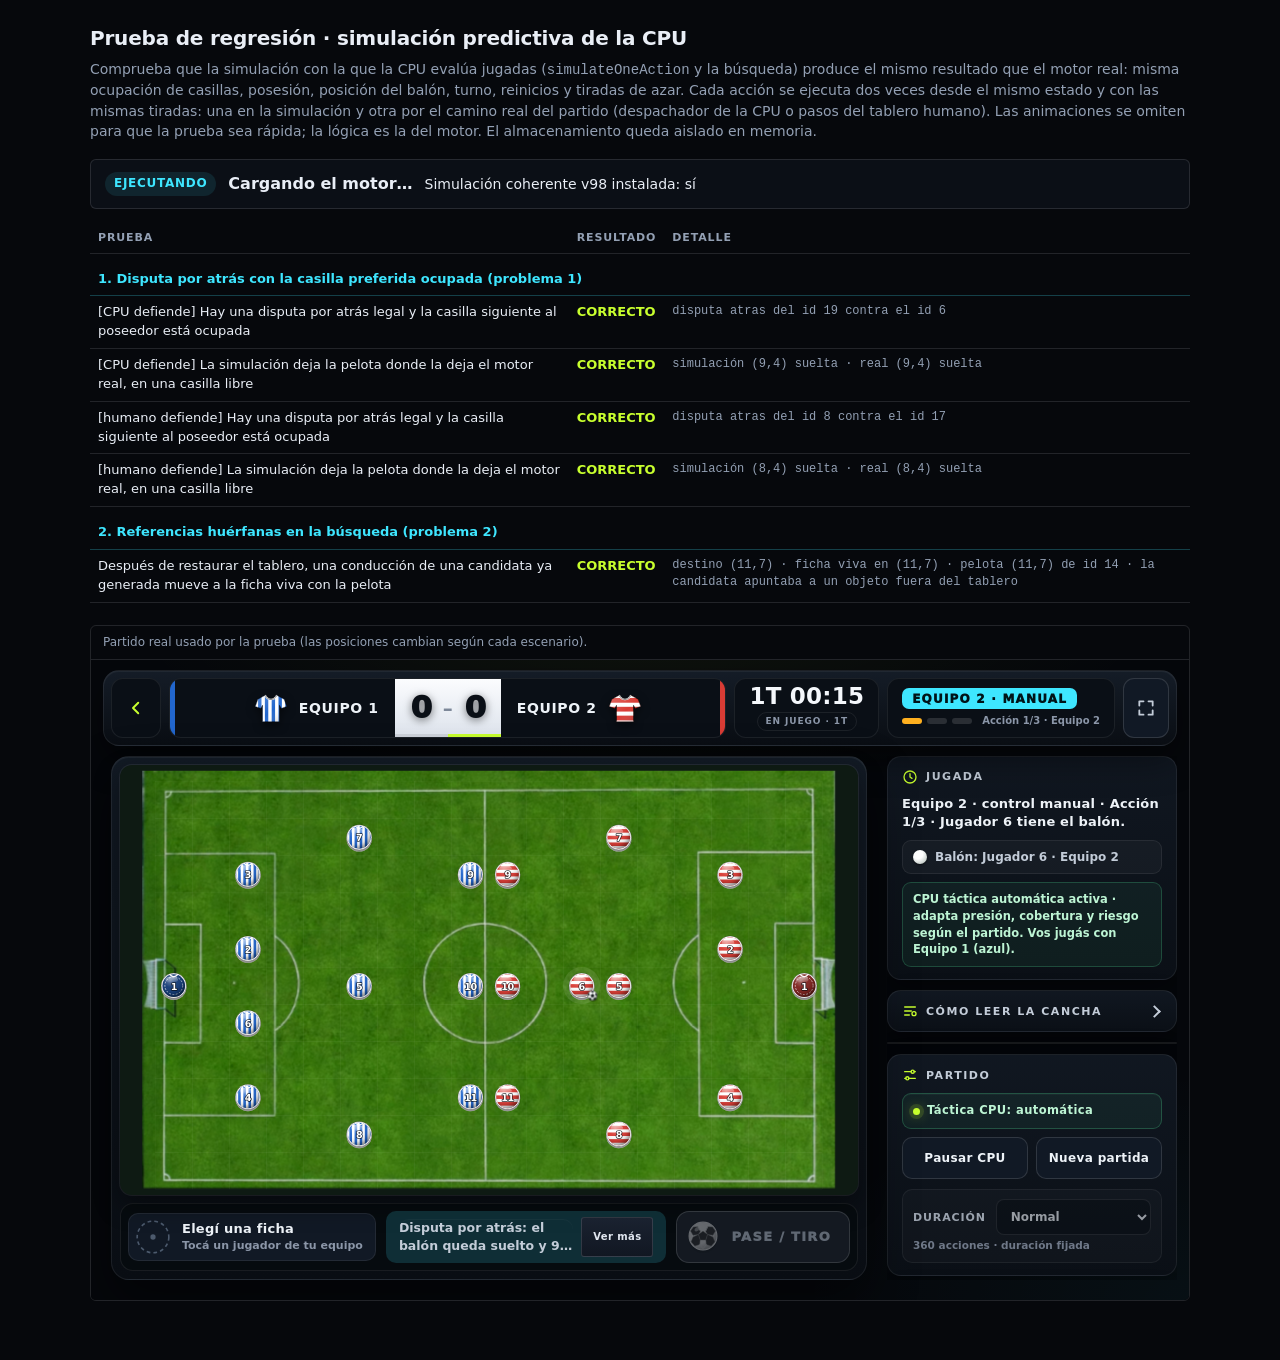
<file: pruebas/regresion-simulacion-cpu.html>
<!doctype html>
<html lang="es">
<head>
<meta charset="UTF-8">
<meta name="viewport" content="width=device-width, initial-scale=1">
<!-- La página vive en /pruebas/ pero carga el juego desde la raíz, igual que index.html. -->
<base href="../">
<title>Fútbol Único · Prueba de regresión · simulación de la CPU</title>
<style>
  :root { color-scheme: dark; --ok:#c8ff2e; --bad:#ff5263; --mut:#93a0b4; --line:rgba(233,238,246,.12); }
  body { margin:0; background:#06080c; color:#e9eef6; font:14px/1.45 system-ui,-apple-system,"Segoe UI",Roboto,sans-serif; }
  main { max-width:1100px; margin:0 auto; padding:24px 18px 60px; }
  h1 { font-size:20px; margin:0 0 6px; letter-spacing:-.01em; }
  p.lead { color:var(--mut); margin:0 0 18px; }
  #summary { display:flex; gap:12px; flex-wrap:wrap; align-items:center; padding:12px 14px; border:1px solid var(--line); border-radius:6px; background:#0b0f16; margin-bottom:14px; }
  #summary strong { font-size:16px; }
  .pill { padding:3px 9px; border-radius:999px; font-weight:800; font-size:12px; letter-spacing:.06em; }
  .pill.ok { background:rgba(200,255,46,.12); color:var(--ok); } .pill.bad { background:rgba(255,82,99,.14); color:var(--bad); } .pill.run { background:rgba(62,230,255,.1); color:#3ee6ff; }
  table { width:100%; border-collapse:collapse; font-size:13px; }
  th, td { text-align:left; padding:7px 8px; border-bottom:1px solid var(--line); vertical-align:top; }
  th { color:var(--mut); font-size:11px; letter-spacing:.08em; text-transform:uppercase; }
  td.res { font-weight:800; white-space:nowrap; } td.res.ok { color:var(--ok); } td.res.bad { color:var(--bad); }
  td.det { color:var(--mut); font-family:ui-monospace,SFMono-Regular,Menlo,monospace; font-size:12px; }
  tr.group td { color:#3ee6ff; font-weight:800; padding-top:16px; border-bottom-color:rgba(62,230,255,.25); }
  .stage-wrap { margin-top:22px; border:1px solid var(--line); border-radius:6px; overflow:hidden; }
  .stage-wrap > p { margin:0; padding:8px 12px; color:var(--mut); font-size:12px; border-bottom:1px solid var(--line); }
  #fuGameStage { height:640px; position:relative; }
  #fuGameStage iframe { width:100%; height:100%; border:0; display:block; }
  .fu-shell-header, #fuLoading small { display:none; }
</style>
<script>
  // Aislamiento del almacenamiento: la prueba no lee ni escribe los datos guardados del jugador
  // (historial y análisis de partidas, memoria defensiva de la CPU, identidad táctica, torneo).
  function installMemoryStorage(win) {
    var data = new Map();
    var store = {
      getItem: function (k) { k = String(k); return data.has(k) ? data.get(k) : null; },
      setItem: function (k, v) { data.set(String(k), String(v)); },
      removeItem: function (k) { data.delete(String(k)); },
      clear: function () { data.clear(); },
      key: function (i) { var keys = Array.from(data.keys()); return i >= 0 && i < keys.length ? keys[i] : null; },
      get length() { return data.size; }
    };
    try { Object.defineProperty(win, 'localStorage', { configurable: true, enumerable: true, get: function () { return store; } }); win.__fuStorageIsolated = win.localStorage === store; }
    catch (error) { win.__fuStorageIsolated = false; }
  }
  installMemoryStorage(window);
  // app.js elige la página con ?page=...; Práctica carga el motor del partido (el mismo que Torneo).
  (function () {
    var url = new URL(location.href);
    if (url.searchParams.get('page') !== 'practice') { url.searchParams.set('page', 'practice'); history.replaceState(null, '', url.pathname + url.search); }
  })();
</script>
<script src="app.js" defer></script>
</head>
<body>
  <header class="fu-shell-header">
    <button id="fuBrand" type="button">FU</button>
    <span id="fuStatusDot"></span><strong id="fuStatusTitle"></strong><small id="fuStatusText"></small>
  </header>
  <main>
    <h1>Prueba de regresión · simulación predictiva de la CPU</h1>
    <p class="lead">Comprueba que la simulación con la que la CPU evalúa jugadas (<code>simulateOneAction</code> y la búsqueda)
      produce el mismo resultado que el motor real: misma ocupación de casillas, posesión, posición del balón, turno,
      reinicios y tiradas de azar. Cada acción se ejecuta dos veces desde el mismo estado y con las mismas tiradas: una en la
      simulación y otra por el camino real del partido (despachador de la CPU o pasos del tablero humano). Las animaciones se
      omiten para que la prueba sea rápida; la lógica es la del motor. El almacenamiento queda aislado en memoria.</p>
    <section id="summary"><span class="pill run" id="state">EJECUTANDO</span><strong id="totals">Cargando el motor…</strong><span id="v98"></span></section>
    <table>
      <thead><tr><th>Prueba</th><th>Resultado</th><th>Detalle</th></tr></thead>
      <tbody id="rows"></tbody>
    </table>
    <div class="stage-wrap">
      <p>Partido real usado por la prueba (las posiciones cambian según cada escenario).</p>
      <div id="fuGameStage" aria-busy="true">
        <div id="fuLoading"><strong>Preparando</strong><small></small></div>
        <div id="fuError" hidden><p id="fuErrorText"></p><button type="button" id="fuRetry">Reintentar</button></div>
      </div>
    </div>
  </main>
<script>
// Casos reales en los que la simulación de 901c62b difería del motor (estado, jugada y tiradas exactas).
var CASES=[{"cat":"D1 intercepci\u00f3n en trayectoria desviada","key":"pass|1|10|9||","kind":"pass","state":{"p":[[0,0,5],[1,2,2],[2,2,4],[3,2,6],[4,2,8],[5,5,5],[6,8,5],[7,5,9],[8,8,2],[9,5,1],[10,8,8],[11,17,5],[12,15,2],[13,15,4],[14,15,6],[15,15,8],[16,12,5],[17,9,5],[18,12,9],[19,9,2],[20,12,1],[21,9,8]],"ball":{"c":2,"r":2,"owner":1},"turn":1,"actionNo":2,"played":[6],"lastPlayedId":6,"kickoff":false,"restartPassOnlyId":null,"freeKickRequiredId":null,"freeKickAwardedTeam":null,"score":[0,0]},"randoms":[0.30589612456969917,0.7046530267689377,0.17295188340358436,0.22882158518768847,0.8637603858951479,0.03281501471064985,0.5819039375055581,0.3718437082134187,0.01972403679974377,0.7242443219292909,0.8582794105168432,0.4020691819023341]},{"cat":"D1 intercepci\u00f3n en trayectoria desviada","key":"pass|1|10|5||","kind":"pass","state":{"p":[[0,0,5],[1,2,2],[2,2,4],[3,2,6],[4,2,8],[5,5,5],[6,8,5],[7,5,9],[8,8,2],[9,5,1],[10,8,8],[11,17,5],[12,15,2],[13,15,4],[14,15,6],[15,15,8],[16,12,5],[17,9,5],[18,12,9],[19,9,2],[20,12,1],[21,9,8]],"ball":{"c":2,"r":2,"owner":1},"turn":1,"actionNo":2,"played":[6],"lastPlayedId":6,"kickoff":false,"restartPassOnlyId":null,"freeKickRequiredId":null,"freeKickAwardedTeam":null,"score":[0,0]},"randoms":[0.30784708820283413,0.1929423022083938,0.13315096264705062,0.11247532675042748,0.3558669132180512,0.1057562748901546,0.48754611099138856,0.33924795943312347,0.2593953616451472,0.03551250323653221,0.6373915346339345,0.09989101928658783]},{"cat":"D1 intercepci\u00f3n en trayectoria desviada","key":"pass|1|10|2||","kind":"pass","state":{"p":[[0,0,5],[1,2,2],[2,2,4],[3,2,6],[4,2,8],[5,5,5],[6,8,5],[7,5,9],[8,8,2],[9,5,1],[10,8,8],[11,17,5],[12,15,2],[13,15,4],[14,15,6],[15,15,8],[16,12,5],[17,9,5],[18,12,9],[19,9,2],[20,12,1],[21,9,8]],"ball":{"c":2,"r":2,"owner":1},"turn":1,"actionNo":2,"played":[6],"lastPlayedId":6,"kickoff":false,"restartPassOnlyId":null,"freeKickRequiredId":null,"freeKickAwardedTeam":null,"score":[0,0]},"randoms":[0.30980669637210667,0.7437320516910404,0.19127522432245314,0.39129280438646674,0.5887253538239747,0.2787739299237728,0.9469536154065281,0.9838483093772084,0.7553753885440528,0.7670352454297245,0.42703834525309503,0.0056431177072227]},{"cat":"D5 casilla de gol inv\u00e1lida","key":"pass|17|1|4||","kind":"pass","state":{"p":[[0,0,4],[1,2,1],[2,2,4],[3,1,5],[4,2,5],[5,5,5],[6,9,5],[7,5,9],[8,8,2],[9,5,1],[10,8,6],[11,17,3],[12,16,4],[13,15,4],[14,15,7],[15,16,9],[16,13,4],[17,7,4],[18,14,9],[19,12,2],[20,13,2],[21,9,8]],"ball":{"c":7,"r":4,"owner":17},"turn":2,"actionNo":1,"played":[],"lastPlayedId":null,"kickoff":false,"restartPassOnlyId":null,"freeKickRequiredId":null,"freeKickAwardedTeam":null,"score":[0,0]},"randoms":[0.6416693462524563,0.3986170906573534,0.7966843836475164,0.7588500666897744,0.03205800359137356,0.25035033910535276,0.29167211218737066,0.4026730922050774,0.3859297221060842,0.6064175472129136,0.5060965605080128,0.4231543173082173]},{"cat":"D4 orden del remate","key":"shoot|6|17|4||","kind":"shoot","state":{"p":[[0,0,5],[1,2,2],[2,2,4],[3,2,6],[4,2,8],[5,5,5],[6,13,5],[7,5,9],[8,8,2],[9,5,1],[10,8,8],[11,17,5],[12,15,2],[13,15,4],[14,15,6],[15,15,8],[16,12,5],[17,9,5],[18,12,9],[19,9,2],[20,12,1],[21,9,8]],"ball":{"c":13,"r":5,"owner":6},"turn":1,"actionNo":1,"played":[],"lastPlayedId":null,"kickoff":false,"restartPassOnlyId":null,"freeKickRequiredId":null,"freeKickAwardedTeam":null,"score":[0,0]},"randoms":[0.7832016141619533,0.6319657978601754,0.5090001740027219,0.14934333553537726,0.9975708753336221,0.19730704952962697,0.937404555035755,0.866606124676764,0.7607386060990393,0.385029787896201,0.15205776621587574,0.3301765965297818]},{"cat":"D4 orden del remate","key":"shoot|6|17|6||","kind":"shoot","state":{"p":[[0,0,5],[1,2,2],[2,2,4],[3,2,6],[4,2,8],[5,5,5],[6,13,5],[7,5,9],[8,8,2],[9,5,1],[10,8,8],[11,17,5],[12,15,2],[13,15,4],[14,15,6],[15,15,8],[16,12,5],[17,9,5],[18,12,9],[19,9,2],[20,12,1],[21,9,8]],"ball":{"c":13,"r":5,"owner":6},"turn":1,"actionNo":1,"played":[],"lastPlayedId":null,"kickoff":false,"restartPassOnlyId":null,"freeKickRequiredId":null,"freeKickAwardedTeam":null,"score":[0,0]},"randoms":[0.7743847116362303,0.5537456918973476,0.3796418395359069,0.582038584863767,0.8373271150048822,0.2205480372067541,0.8290194247383624,0.46502261399291456,0.008701517945155501,0.007526647532358766,0.5158252725377679,0.13177014933899045]},{"cat":"D5 casilla de gol inv\u00e1lida","key":"pass|19|0|1||","kind":"pass","state":{"p":[[0,0,5],[1,2,2],[2,2,4],[3,0,6],[4,2,8],[5,5,5],[6,8,5],[7,5,9],[8,8,2],[9,5,1],[10,8,8],[11,17,5],[12,15,2],[13,15,4],[14,15,7],[15,16,9],[16,12,5],[17,9,5],[18,12,9],[19,1,8],[20,12,1],[21,9,8]],"ball":{"c":1,"r":8,"owner":19},"turn":2,"actionNo":1,"played":[],"lastPlayedId":null,"kickoff":false,"restartPassOnlyId":null,"freeKickRequiredId":null,"freeKickAwardedTeam":null,"score":[0,0]},"randoms":[0.32484739692881703,0.857883537421003,0.39792625233531,0.9181726695969701,0.33527095639146864,0.1269498688634485,0.9525906641501933,0.9784515383653343,0.9987170023377985,0.863178210100159,0.5982357969041914,0.9306799133773893]},{"cat":"D4 orden del remate","key":"shoot|18|0|4||","kind":"shoot","state":{"p":[[0,0,5],[1,2,0],[2,2,4],[3,1,5],[4,3,7],[5,5,5],[6,8,5],[7,5,9],[8,8,2],[9,7,0],[10,9,7],[11,17,5],[12,15,2],[13,15,4],[14,15,7],[15,16,9],[16,13,4],[17,9,5],[18,4,3],[19,10,3],[20,12,1],[21,9,8]],"ball":{"c":4,"r":3,"owner":18},"turn":2,"actionNo":1,"played":[],"lastPlayedId":null,"kickoff":false,"restartPassOnlyId":null,"freeKickRequiredId":null,"freeKickAwardedTeam":null,"score":[0,0]},"randoms":[0.9298823913559318,0.6321508141700178,0.516107136150822,0.5914792804978788,0.63057397515513,0.0414061329793185,0.21021420997567475,0.9695341321639717,0.10986115387640893,0.08349222037941217,0.7083514470141381,0.8585691235493869]},{"cat":"D3 remate afuera","key":"shoot|18|0|4||","kind":"shoot","state":{"p":[[0,0,5],[1,2,0],[2,2,4],[3,1,5],[4,3,7],[5,5,5],[6,8,5],[7,5,9],[8,8,2],[9,7,0],[10,9,7],[11,17,5],[12,15,2],[13,15,4],[14,15,7],[15,16,9],[16,13,4],[17,9,5],[18,6,6],[19,10,3],[20,12,1],[21,9,8]],"ball":{"c":6,"r":6,"owner":18},"turn":2,"actionNo":1,"played":[],"lastPlayedId":null,"kickoff":false,"restartPassOnlyId":null,"freeKickRequiredId":null,"freeKickAwardedTeam":null,"score":[0,0]},"randoms":[0.6269811738748103,0.8132980009540915,0.4367673557717353,0.5962767987512052,0.36561410082504153,0.469471542397514,0.6914691238198429,0.4110690033994615,0.44418379571288824,0.6030601151287556,0.022722079418599606,0.9088029207196087]},{"cat":"D3 remate afuera","key":"shoot|18|0|6||","kind":"shoot","state":{"p":[[0,0,5],[1,2,0],[2,2,4],[3,1,5],[4,3,7],[5,5,5],[6,8,5],[7,5,9],[8,8,2],[9,7,0],[10,9,7],[11,17,5],[12,15,2],[13,15,4],[14,15,7],[15,16,9],[16,13,4],[17,9,5],[18,6,6],[19,10,3],[20,12,1],[21,9,8]],"ball":{"c":6,"r":6,"owner":18},"turn":2,"actionNo":1,"played":[],"lastPlayedId":null,"kickoff":false,"restartPassOnlyId":null,"freeKickRequiredId":null,"freeKickAwardedTeam":null,"score":[0,0]},"randoms":[0.625857537612319,0.4266265977639705,0.7395826892461628,0.5808363046962768,0.9535740984138101,0.375410882756114,0.5431446959264576,0.5195461048278958,0.8704386600293219,0.8904656074009836,0.10797088243998587,0.9834745556581765]},{"cat":"D3 remate afuera","key":"shoot|18|0|6||","kind":"shoot","state":{"p":[[0,0,5],[1,2,0],[2,2,4],[3,1,5],[4,1,6],[5,5,5],[6,8,5],[7,5,9],[8,8,2],[9,6,1],[10,9,7],[11,17,5],[12,16,1],[13,15,4],[14,15,7],[15,16,9],[16,13,4],[17,9,5],[18,4,9],[19,10,2],[20,12,1],[21,9,8]],"ball":{"c":4,"r":9,"owner":18},"turn":2,"actionNo":1,"played":[],"lastPlayedId":null,"kickoff":false,"restartPassOnlyId":null,"freeKickRequiredId":null,"freeKickAwardedTeam":null,"score":[0,0]},"randoms":[0.8958966690115631,0.5576020171865821,0.7364263953641057,0.12710514571517706,0.838032886153087,0.40245573595166206,0.21287679625675082,0.26792970253154635,0.12029330851510167,0.6159419030882418,0.6045470479875803,0.8127973934169859]},{"cat":"D2 tiro libre no limpiado","key":"pass|6|5|1||","kind":"pass","state":{"p":[[0,0,5],[1,2,2],[2,3,3],[3,2,6],[4,2,9],[5,5,5],[6,9,4],[7,5,9],[8,8,5],[9,5,1],[10,6,8],[11,17,5],[12,11,3],[13,15,4],[14,15,6],[15,16,6],[16,11,6],[17,9,6],[18,11,8],[19,9,2],[20,12,1],[21,9,9]],"ball":{"c":9,"r":4,"owner":6},"turn":1,"actionNo":1,"played":[],"lastPlayedId":null,"kickoff":false,"restartPassOnlyId":null,"freeKickRequiredId":6,"freeKickAwardedTeam":1,"score":[0,0]},"randoms":[0.6329670627601445,0.14032486570067704,0.5260413535870612,0.5740662387106568,0.036103063728660345,0.8631552660372108,0.29913633526302874,0.5777515277732164,0.028821959160268307,0.46696260175667703,0.6753296805545688,0.8903414912056178]},{"cat":"D2 tiro libre no limpiado","key":"pass|6|6|8||","kind":"pass","state":{"p":[[0,0,5],[1,2,2],[2,3,3],[3,2,6],[4,2,9],[5,5,5],[6,9,4],[7,5,9],[8,8,5],[9,5,1],[10,6,8],[11,17,5],[12,11,3],[13,15,4],[14,15,6],[15,16,6],[16,11,6],[17,9,6],[18,11,8],[19,9,2],[20,12,1],[21,9,9]],"ball":{"c":9,"r":4,"owner":6},"turn":1,"actionNo":1,"played":[],"lastPlayedId":null,"kickoff":false,"restartPassOnlyId":null,"freeKickRequiredId":6,"freeKickAwardedTeam":1,"score":[0,0]},"randoms":[0.6349185334984213,0.6520515796728432,0.5350661294069141,0.7057058052159846,0.5595008370000869,0.8106074999086559,0.6432538363151252,0.6017811484634876,0.25018300535157323,0.7810912099666893,0.8299295657780021,0.6115893844980747]},{"cat":"D2 tiro libre no limpiado","key":"pass|6|5|9||","kind":"pass","state":{"p":[[0,0,5],[1,2,2],[2,3,3],[3,2,6],[4,2,9],[5,5,5],[6,9,4],[7,5,9],[8,8,5],[9,5,1],[10,6,8],[11,17,5],[12,11,3],[13,15,4],[14,15,6],[15,16,6],[16,11,6],[17,9,6],[18,11,8],[19,9,2],[20,12,1],[21,9,9]],"ball":{"c":9,"r":4,"owner":6},"turn":1,"actionNo":1,"played":[],"lastPlayedId":null,"kickoff":false,"restartPassOnlyId":null,"freeKickRequiredId":6,"freeKickAwardedTeam":1,"score":[0,0]},"randoms":[0.7421046113595366,0.08590222615748644,0.8616843766067177,0.7764591379091144,0.7671385419089347,0.914974489249289,0.7785446390043944,0.21349684451706707,0.9989805715158582,0.4270647109951824,0.21816992084495723,0.10971698560751975]},{"cat":"D6 disputa por atr\u00e1s","key":"duel|21|8|5|6|atras","kind":"duel","state":{"p":[[0,0,5],[1,2,2],[2,2,4],[3,2,6],[4,2,8],[5,5,5],[6,8,5],[7,5,9],[8,8,2],[9,5,1],[10,8,8],[11,17,5],[12,15,2],[13,15,4],[14,15,6],[15,15,8],[16,12,5],[17,9,5],[18,12,9],[19,9,2],[20,12,1],[21,7,5]],"ball":{"c":8,"r":5,"owner":6},"turn":2,"actionNo":1,"played":[],"lastPlayedId":null,"kickoff":false,"restartPassOnlyId":null,"freeKickRequiredId":null,"freeKickAwardedTeam":null,"score":[0,0]},"randoms":[0.6453186355065554,0.09579003416001797,0.46133864554576576,0.8300706946756691,0.6512963168788701,0.4432238300796598,0.7953513734973967,0.6701207961887121,0.3687675844412297,0.3383471551351249,0.5839772345498204,0.9194104094058275]},{"cat":"D5 casilla de gol inv\u00e1lida","key":"pass|6|16|5||","kind":"pass","state":{"p":[[0,0,5],[1,2,2],[2,3,3],[3,2,6],[4,2,9],[5,5,5],[6,12,4],[7,5,9],[8,8,5],[9,5,1],[10,6,8],[11,17,5],[12,13,2],[13,15,4],[14,15,6],[15,16,6],[16,10,5],[17,9,5],[18,11,8],[19,9,3],[20,12,1],[21,9,9]],"ball":{"c":12,"r":4,"owner":6},"turn":1,"actionNo":1,"played":[],"lastPlayedId":null,"kickoff":false,"restartPassOnlyId":null,"freeKickRequiredId":null,"freeKickAwardedTeam":null,"score":[0,0]},"randoms":[0.7377029794733971,0.04781695199199021,0.819329812657088,0.44362295838072896,0.4519420696888119,0.6725726488512009,0.4878610083833337,0.7217574971728027,0.40213440963998437,0.9342505405656993,0.27870246628299356,0.6288063677493483]}];
(function () {
  'use strict';
  // Gancho de prueba: se inserta en el motor SÓLO dentro de esta página (antes del cierre de v97/v96).
  function engineHook() {
    var nativeRandom = Math.random, forced = [], consumed = [];
    Math.random = function () {
      if (forced.length && simulationRandomState === null) { var v = forced.shift(); consumed.push(v); return v; }
      return nativeRandom();
    };
    function invariant() {
      if (ball.owner !== null) { var o = p.find(function (z) { return z.id === ball.owner; }); return !!o && o.c === ball.c && o.r === ball.r; }
      return !p.some(function (z) { return z.c === ball.c && z.r === ball.r; });
    }
    function fullState() {
      return { p: p.map(function (z) { return [z.id, z.c, z.r]; }), ball: { c: ball.c, r: ball.r, owner: ball.owner }, turn: turn, actionNo: actionNo,
        played: playedThisTurn.slice().sort(function (a, b) { return a - b; }), lastPlayedId: lastPlayedId, kickoff: kickoffPassRequired,
        restartPassOnlyId: restartPassOnlyId, freeKickRequiredId: freeKickRequiredId, freeKickAwardedTeam: freeKickAwardedTeam, score: score.slice() };
    }
    function loadState(st) {
      cancelCpuTimer(); cpuEpoch++; cpuAutoEnabled = false;
      p = FORMATION.map(function (d, i) { return { id: i, t: d[0], n: d[1], c: d[2], r: d[3] }; });
      st.p.forEach(function (q) { var z = p.find(function (y) { return y.id === q[0]; }); z.c = q[1]; z.r = q[2]; });
      ball = { c: st.ball.c, r: st.ball.r, owner: st.ball.owner }; turn = st.turn; actionNo = st.actionNo;
      playedThisTurn = (st.played || []).slice(); lastPlayedId = st.lastPlayedId == null ? null : st.lastPlayedId;
      kickoffPassRequired = !!st.kickoff; restartPassOnlyId = st.restartPassOnlyId == null ? null : st.restartPassOnlyId;
      freeKickRequiredId = st.freeKickRequiredId == null ? null : st.freeKickRequiredId; freeKickAwardedTeam = st.freeKickAwardedTeam == null ? null : st.freeKickAwardedTeam;
      score = (st.score || [0, 0]).slice();
      matchClockActions = 0; matchClockFinished = false; halftimePending = false; halftimePaused = false;
      goalCelebrationActive = false; pendingGoalRestartTeam = null;
      var ov = document.getElementById('goalCelebrationOverlay'); if (ov) ov.hidden = true;
      strategicPassHistory = []; selected = null; mode = 'player'; anim = false; simulationRandomState = null;
      try { clearRecommendation(); } catch (e) {}
      drawPlayers(); drawBall(); setTurn(); refresh();
    }
    function cand(key) { return tacticalCandidates().find(function (x) { return sequenceActionKey(x) === key; }); }
    window.__fuTest = {
      v98: typeof fuV98SimulateOneAction === 'function',
      invariant: invariant, fullState: fullState, loadState: loadState,
      busy: function () { return { anim: anim && !goalCelebrationActive, searching: cpuSearching }; },
      id: function (t, n) { var z = p.find(function (y) { return y.t === t && y.n === n; }); return z ? z.id : null; },
      fast: function () { animateBall = function () { return Promise.resolve(); }; animatePlayerMove = function () { return Promise.resolve(); }; animateDuel = function () { return Promise.resolve(); }; },
      keys: function () { return tacticalCandidates().map(function (a) { return { key: sequenceActionKey(a), kind: a.kind, playerId: a.playerId, t: a.player.t, n: a.player.n, to: a.to ? { c: a.to.c, r: a.to.r } : null, opponentId: a.opponentId == null ? null : a.opponentId, duelOutcome: a.duelOutcome || null }; }); },
      simAction: function (key, randoms) {
        var st = captureSequenceState(), a = cand(key);
        if (!a) { restoreSequenceState(st); return { missing: true }; }
        simulationRandomState = null; forced = randoms.slice(); consumed = [];
        var goals = [0, 0], result = simulateOneAction(a, goals);
        if (result !== 'blocked') advanceSimulatedAction(result, a.playerId);
        var fs = fullState(); fs.score = [fs.score[0] + goals[0], fs.score[1] + goals[1]];
        var out = { result: result, consumed: consumed.slice(), state: fs, inv: invariant() };
        forced = []; restoreSequenceState(st); simulationRandomState = null; drawPlayers(); drawBall(); refresh();
        return out;
      },
      realAction: function (key, randoms) {
        var a = cand(key); if (!a) return { missing: true };
        forced = randoms.slice(); consumed = [];
        var x = a.player, started = true;
        if (x.t === CPU_TEAM) { cpuAutoEnabled = true; started = dispatchCpuAction(a); cpuAutoEnabled = false; cpuEpoch++; cancelCpuTimer(); }
        else { selected = x.id; mode = (a.kind === 'pass' || a.kind === 'shoot') ? 'ball' : 'player';
          if (a.kind === 'duel') duel(x, p.find(function (z) { return z.id === a.opponentId; }));
          else if (a.kind === 'pass' || a.kind === 'shoot') moveBall(a.to.c, a.to.r); else movePlayer(a.to.c, a.to.r); }
        return { started: !!started };
      },
      afterReal: function () {
        if (goalCelebrationActive) { try { continueAfterGoal(); } catch (e) {} return { pending: true }; }
        var out = { consumed: consumed.slice(), state: fullState(), inv: invariant(), msg: msg.textContent.slice(0, 140) }; forced = []; return out;
      },
      // Problema 2, prueba mínima: el patrón de la búsqueda (candidatas generadas una vez, tablero restaurado con copias).
      staleProbe: function () {
        var cands = tacticalCandidates(), holder = owner();
        var carry = cands.find(function (a) { return a.kind === 'carry' && a.playerId === holder.id; });
        var other = cands.find(function (a) { return a.kind === 'move' && a.playerId !== holder.id; });
        if (!carry || !other) return { missing: true };
        var root = captureSequenceState();
        simulationRandomState = 12345; simulateOneAction(other, [0, 0]); restoreSequenceState(root);
        simulationRandomState = 12345; var res = simulateOneAction(carry, [0, 0]);
        var live = p.find(function (z) { return z.id === carry.playerId; });
        var out = { result: res, to: carry.to, live: { c: live.c, r: live.r }, ball: { c: ball.c, r: ball.r, owner: ball.owner }, inv: invariant(), orphan: p.indexOf(carry.player) < 0 };
        restoreSequenceState(root); simulationRandomState = null; drawPlayers(); drawBall(); refresh();
        return out;
      },
      // Problema 2 en la búsqueda real: se instrumenta simulateOneAction mientras la CPU decide.
      searchAudit: async function () {
        var inner = simulateOneAction, st = { calls: 0, orphanRefs: 0, ownerMismatch: 0, looseOnPlayer: 0, lostMoves: 0 };
        simulateOneAction = function (a, g) {
          st.calls++; if (a && a.player && p.indexOf(a.player) < 0) st.orphanRefs++;
          var res = inner(a, g);
          if (ball.owner !== null) { var o = p.find(function (z) { return z.id === ball.owner; }); if (!o || o.c !== ball.c || o.r !== ball.r) st.ownerMismatch++; }
          else if (p.some(function (z) { return z.c === ball.c && z.r === ball.r; })) st.looseOnPlayer++;
          if (res === false && a && (a.kind === 'move' || a.kind === 'carry' || a.kind === 'collect')) { var live = p.find(function (z) { return z.id === a.playerId; }); if (!live || live.c !== a.to.c || live.r !== a.to.r) st.lostMoves++; }
          return res;
        };
        cpuAutoEnabled = true; cancelCpuTimer(); var chosen = null;
        try { chosen = await chooseCpuMove(cpuEpoch); } finally { simulateOneAction = inner; cpuSearching = false; cpuAutoEnabled = false; }
        st.chosen = chosen ? (chosen.label || candidateLabel(chosen)) : null;
        return st;
      },
      freeKickProbe: function (kickerId) {
        var root = captureSequenceState();
        simulationRandomState = 777;
        var cands = tacticalCandidates();
        var onlyKicker = cands.length > 0 && cands.every(function (a) { return a.playerId === kickerId && (a.kind === 'pass' || a.kind === 'shoot'); });
        var pass = cands.find(function (a) { return a.kind === 'pass'; });
        var res = pass ? simulateOneAction(pass, [0, 0]) : 'sin pase';
        var out = { count: cands.length, onlyKicker: onlyKicker, kinds: Array.from(new Set(cands.map(function (a) { return a.kind + ':' + a.player.n; }))).slice(0, 6), result: res, cleared: freeKickRequiredId === null && freeKickAwardedTeam === null };
        restoreSequenceState(root); simulationRandomState = null; drawPlayers(); drawBall(); refresh();
        return out;
      },
      engineAudit: async function () {
        var node = { textContent: '' };
        await auditSimulationEngine(node, null);
        var la = tacticalBrain.lastAudit || {};
        return { passed: la.passed, total: la.total, failed: (la.checks || []).filter(function (c) { return !c.ok; }).map(function (c) { return c.name; }), text: node.textContent.slice(0, 300) };
      }
    };
  }
  var HOOK = ';(' + engineHook.toString() + ')();\n';
  var MARKS = ['// ================== FIN FÚTBOL ÚNICO v97 ==================', '// ================== FIN FUTBOL UNICO v96 =================='];
  var STORAGE = '<script>(' + installMemoryStorage.toString() + ')(window);<\/script>';
  var stage = document.getElementById('fuGameStage');
  var nativeAppend = stage.appendChild.bind(stage);
  stage.appendChild = function (node) {
    if (node && node.tagName === 'IFRAME' && node.srcdoc) {
      var html = node.srcdoc, mark = MARKS.find(function (m) { return html.indexOf(m) >= 0; });
      if (mark) html = html.replace(mark, HOOK + mark);
      html = /<head[^>]*>/i.test(html) ? html.replace(/<head[^>]*>/i, function (tag) { return tag + STORAGE; }) : STORAGE + html;
      node.srcdoc = html;
    }
    return nativeAppend(node);
  };

  var rows = document.getElementById('rows'), results = [], step = '';
  function group(title) { step = title; var tr = document.createElement('tr'); tr.className = 'group'; tr.innerHTML = '<td colspan="3"></td>'; tr.firstChild.textContent = title; rows.appendChild(tr); }
  function check(name, ok, detail) {
    step = name; results.push({ name: name, ok: !!ok, detail: detail || '' });
    var tr = document.createElement('tr');
    tr.innerHTML = '<td></td><td class="res ' + (ok ? 'ok' : 'bad') + '">' + (ok ? 'CORRECTO' : 'FALLA') + '</td><td class="det"></td>';
    tr.children[0].textContent = name; tr.children[2].textContent = detail || ''; rows.appendChild(tr);
  }
  var sleep = function (ms) { return new Promise(function (r) { setTimeout(r, ms); }); };
  var F = null;
  async function idle() {
    var t0 = Date.now(), since = null;
    while (Date.now() - t0 < 60000) { var b = F.busy(); if (!b.anim && !b.searching) { since = since || Date.now(); if (Date.now() - since > 30) return; } else since = null; await sleep(10); }
    throw new Error('El motor no quedó en reposo en: ' + step);
  }
  async function realRun(key, randoms) {
    var r0 = F.realAction(key, randoms); if (r0.missing) return { missing: true };
    await sleep(2); await idle();
    var r = F.afterReal(); if (r.pending) { await sleep(2); await idle(); r = F.afterReal(); }
    return r;
  }
  function xs(seed) { var x = (seed >>> 0) || 0x9e3779b9; return function () { x ^= x << 13; x >>>= 0; x ^= x >>> 17; x ^= x << 5; x >>>= 0; return x / 4294967296; }; }
  var FIELDS = ['ball', 'turn', 'actionNo', 'played', 'lastPlayedId', 'kickoff', 'restartPassOnlyId', 'freeKickRequiredId', 'freeKickAwardedTeam', 'score', 'p'];
  async function compare(st, key, randoms) {
    F.loadState(st); var sim = F.simAction(key, randoms);
    F.loadState(st); var real = await realRun(key, randoms);
    if (sim.missing || real.missing) return { missing: true };
    var start = JSON.stringify(Object.assign({}, st, { played: st.played.slice().sort(function (a, b) { return a - b; }) }));
    var realBlocked = JSON.stringify(real.state) === start, diffs = [];
    if ((sim.result === 'blocked') !== realBlocked) diffs.push('bloqueo');
    if (!(sim.result === 'blocked' && realBlocked)) FIELDS.forEach(function (f) { if (JSON.stringify(sim.state[f]) !== JSON.stringify(real.state[f])) diffs.push(f === 'p' ? 'posiciones' : f); });
    if (JSON.stringify(sim.consumed) !== JSON.stringify(real.consumed)) diffs.push('tiradas');
    return { diffs: diffs, sim: sim, real: real };
  }
  var fmt = function (b) { return '(' + b.c + ',' + b.r + ')' + (b.owner === null ? ' suelta' : ' de id ' + b.owner); };

  async function run() {
    var iframe = null;
    for (var i = 0; i < 400 && !(iframe && iframe.contentWindow && iframe.contentWindow.__fuTest && iframe.contentDocument.querySelector('rect.cell')); i++) { iframe = stage.querySelector('iframe'); await sleep(100); }
    if (!iframe || !iframe.contentWindow.__fuTest) throw new Error('No se pudo cargar el motor del partido.');
    if (window.__fuStorageIsolated !== true || iframe.contentWindow.__fuStorageIsolated !== true)
      throw new Error('No se pudo aislar el almacenamiento del navegador; la prueba no se ejecutó para no modificar datos guardados.');
    F = iframe.contentWindow.__fuTest; F.fast();
    document.getElementById('v98').textContent = 'Simulación coherente v98 instalada: ' + (F.v98 ? 'sí' : 'no');
    await sleep(300);
    var base = F.fullState(); // formación inicial: Equipo 1 #10 en (8,5) y Equipo 2 #10 en (9,5)
    function layout(changes, ballOwnerId, turnTeam) {
      var st = JSON.parse(JSON.stringify(base));
      changes.forEach(function (ch) { st.p.forEach(function (q) { if (q[0] === ch[0]) { q[1] = ch[1]; q[2] = ch[2]; } }); });
      var o = st.p.find(function (q) { return q[0] === ballOwnerId; });
      st.ball = { c: o[1], r: o[2], owner: ballOwnerId }; st.turn = turnTeam; st.actionNo = 1; st.played = []; st.lastPlayedId = null;
      st.kickoff = false; st.restartPassOnlyId = null; st.freeKickRequiredId = null; st.freeKickAwardedTeam = null; st.score = [0, 0];
      return st;
    }
    function freeCell(st, c, r) { return !st.p.some(function (q) { return q[1] === c && q[2] === r; }); }

    group('1. Disputa por atrás con la casilla preferida ocupada (problema 1)');
    var t1_10 = F.id(1, 10), t2_10 = F.id(2, 10), t1_9 = F.id(1, 9), t2_9 = F.id(2, 9);
    var duelScenarios = [
      { team: 2, owner: t1_10, defender: t2_9, at: [7, 5], expected: { c: 9, r: 4 } },
      { team: 1, owner: t2_10, defender: t1_9, at: [10, 5], expected: { c: 8, r: 4 } }
    ];
    for (var d = 0; d < duelScenarios.length; d++) {
      var sc = duelScenarios[d], who = sc.team === 2 ? 'CPU defiende' : 'humano defiende';
      var stD = layout([[sc.defender, sc.at[0], sc.at[1]]], sc.owner, sc.team);
      var ownerCell = stD.p.find(function (q) { return q[0] === sc.owner; });
      F.loadState(stD);
      var duelKey = F.keys().find(function (k) { return k.kind === 'duel' && k.playerId === sc.defender && k.opponentId === sc.owner; });
      var preferredBusy = !freeCell(stD, ownerCell[1] + (ownerCell[1] - sc.at[0]), ownerCell[2]);
      check('[' + who + '] Hay una disputa por atrás legal y la casilla siguiente al poseedor está ocupada', !!duelKey && duelKey.duelOutcome === 'atras' && preferredBusy, duelKey ? 'disputa ' + duelKey.duelOutcome + ' del id ' + sc.defender + ' contra el id ' + sc.owner : 'sin disputa');
      if (!duelKey) continue;
      var cmp = await compare(stD, duelKey.key, [0.99, 0.5, 0.5, 0.5]);
      check('[' + who + '] La simulación deja la pelota donde la deja el motor real, en una casilla libre', cmp.diffs && !cmp.diffs.length && cmp.sim.inv && cmp.sim.state.ball.owner === null && cmp.real.state.ball.c === sc.expected.c && cmp.real.state.ball.r === sc.expected.r,
        'simulación ' + fmt(cmp.sim.state.ball) + (cmp.sim.inv ? '' : ' sobre una ficha') + ' · real ' + fmt(cmp.real.state.ball) + (cmp.diffs.length ? ' · difiere en ' + cmp.diffs.join(', ') : ''));
    }

    group('2. Referencias huérfanas en la búsqueda (problema 2)');
    var stS = layout([[F.id(2, 6), 11, 5]], F.id(2, 6), 2);
    F.loadState(stS);
    var probe = F.staleProbe();
    check('Después de restaurar el tablero, una conducción de una candidata ya generada mueve a la ficha viva con la pelota', !probe.missing && probe.result === false && probe.inv && probe.live.c === probe.to.c && probe.live.r === probe.to.r && probe.ball.c === probe.to.c && probe.ball.r === probe.to.r,
      probe.missing ? 'sin candidatas' : 'destino (' + probe.to.c + ',' + probe.to.r + ') · ficha viva en (' + probe.live.c + ',' + probe.live.r + ') · pelota ' + fmt(probe.ball) + (probe.orphan ? ' · la candidata apuntaba a un objeto fuera del tablero' : ''));
    // Dos decisiones completas: la CPU con la pelota y la CPU defendiendo cerca de su arco.
    var audit = { calls: 0, orphanRefs: 0, ownerMismatch: 0, looseOnPlayer: 0, lostMoves: 0, chosen: [] };
    var stDef = layout([[F.id(1, 9), 13, 4], [F.id(1, 11), 12, 7]], F.id(1, 9), 2);
    var searchStates = [stS, stDef];
    for (var ss = 0; ss < searchStates.length; ss++) {
      F.loadState(searchStates[ss]);
      var one = await F.searchAudit();
      ['calls', 'orphanRefs', 'ownerMismatch', 'looseOnPlayer', 'lostMoves'].forEach(function (k) { audit[k] += one[k]; });
      audit.chosen.push(one.chosen || '—');
    }
    check('Durante dos decisiones completas de la CPU, ningún estado simulado tiene la pelota fuera de lugar', audit.ownerMismatch === 0 && audit.looseOnPlayer === 0,
      audit.calls + ' simulaciones · pelota con dueño fuera de su casilla: ' + audit.ownerMismatch + ' · pelota suelta sobre una ficha: ' + audit.looseOnPlayer);
    check('Cada movimiento simulado se aplica a la ficha viva del tablero', audit.lostMoves === 0,
      'movimientos sin efecto: ' + audit.lostMoves + ' · candidatas con referencia huérfana recibidas: ' + audit.orphanRefs + ' · jugadas elegidas: ' + audit.chosen.join(' / '));

    group('3. Casos conocidos de la prueba diferencial (estado, jugada y tiradas exactas)');
    for (var k = 0; k < CASES.length; k++) {
      var cs = CASES[k], cc = await compare(cs.state, cs.key, cs.randoms);
      check(cs.cat + ' · ' + cs.kind + ' ' + cs.key.split('|').slice(1, 4).join(' '), !cc.missing && !cc.diffs.length,
        cc.missing ? 'la jugada ya no es candidata en ese estado' : 'simulación ' + fmt(cc.sim.state.ball) + ' t' + cc.sim.state.turn + '/' + cc.sim.state.actionNo + ' · real ' + fmt(cc.real.state.ball) + ' t' + cc.real.state.turn + '/' + cc.real.state.actionNo + (cc.diffs.length ? ' · difiere en ' + cc.diffs.join(', ') : ''));
    }

    group('4. Muestra diferencial: todas las jugadas complejas de cada estado');
    var rng = xs(9001), totals = { acciones: 0, distintas: 0, porTipo: {} };
    for (var s = 0; s < CASES.length; s++) {
      F.loadState(CASES[s].state);
      var ks = F.keys(), complex = ks.filter(function (x) { return ['pass', 'shoot', 'duel', 'collect'].indexOf(x.kind) >= 0; });
      var passes = complex.filter(function (x) { return x.kind === 'pass'; }).sort(function () { return rng() - 0.5; }).slice(0, 10);
      var pick = complex.filter(function (x) { return x.kind !== 'pass'; }).concat(passes, ks.filter(function (x) { return x.kind === 'move' || x.kind === 'carry'; }).slice(0, 2));
      var bad = 0;
      for (var j = 0; j < pick.length; j++) {
        var rr = []; for (var q = 0; q < 12; q++) rr.push(rng());
        var res = await compare(CASES[s].state, pick[j].key, rr);
        if (res.missing) continue;
        totals.acciones++; totals.porTipo[pick[j].kind] = (totals.porTipo[pick[j].kind] || 0) + 1;
        if (res.diffs.length) { bad++; totals.distintas++; }
      }
    }
    check('Simulación y motor real coinciden en estado y tiradas en toda la muestra', totals.acciones > 100 && totals.distintas === 0,
      totals.acciones + ' acciones (' + Object.keys(totals.porTipo).map(function (t) { return t + ' ' + totals.porTipo[t]; }).join(', ') + ') · distintas: ' + totals.distintas);

    group('5. Tiro libre obligatorio dentro de la simulación');
    var fkCase = CASES.find(function (c) { return c.state.freeKickRequiredId !== null; });
    if (fkCase) {
      F.loadState(fkCase.state);
      var fk = F.freeKickProbe(fkCase.state.freeKickRequiredId);
      check('Con un tiro libre pendiente, la búsqueda solo considera pase o remate del ejecutante', fk.onlyKicker, fk.count + ' candidatas · ' + fk.kinds.join(', '));
      check('Ejecutado el tiro libre, la obligación queda limpia como en el partido', fk.result !== 'blocked' && fk.cleared, 'resultado ' + fk.result + ' · obligación ' + (fk.cleared ? 'limpia' : 'pendiente'));
    } else check('Hay un estado con tiro libre pendiente', false, 'no se encontró');

    group('6. Auditoría interna del motor de partidos');
    F.loadState(base);
    var ea = await F.engineAudit();
    // Dos comprobaciones de la auditoría v95 ya fallaban en 901c62b: esperan un pase con 100% de precisión
    // y una amenaza directa del 99%, que el tope de precisión y la curva de remate de v96 ya no producen.
    var KNOWN = ['El motor acepta el pase de saque inicial de la CPU', 'La cobertura reduce un remate directo peligroso'];
    var unexpected = ea.failed.filter(function (n) { return KNOWN.indexOf(n) < 0; });
    check('La auditoría del motor no registra fallas nuevas', ea.total > 0 && unexpected.length === 0 && ea.passed >= ea.total - KNOWN.length,
      ea.passed + '/' + ea.total + (unexpected.length ? ' · fallas nuevas: ' + unexpected.join('; ') : '') + (ea.failed.length - unexpected.length ? ' · anteriores a v98: ' + ea.failed.filter(function (n) { return KNOWN.indexOf(n) >= 0; }).join('; ') : ''));

    var failed = results.filter(function (x) { return !x.ok; }).length;
    finish(failed === 0, results.length - failed, failed);
  }
  function finish(ok, passed, failed, error) {
    var st = document.getElementById('state');
    st.textContent = ok ? 'CORRECTO' : 'FALLA'; st.className = 'pill ' + (ok ? 'ok' : 'bad');
    document.getElementById('totals').textContent = error ? 'Error: ' + error : passed + ' comprobaciones correctas, ' + failed + ' con falla';
    document.title = (ok ? 'OK · ' : 'FALLA · ') + document.title;
    window.__FU_REGRESSION_RESULT = { ok: ok, passed: passed, failed: failed, v98: !!(F && F.v98), error: error || null, results: results };
  }
  window.addEventListener('load', function () { run().catch(function (e) { finish(false, results.filter(function (x) { return x.ok; }).length, results.filter(function (x) { return !x.ok; }).length + 1, String(e && e.message || e)); }); });
})();
</script>
</body>
</html>
</file>
<file: styles.css>
:root {
  color-scheme: dark;
  --fu-ink: #06080c;
  --fu-coal: #0b0f16;
  --fu-panel: #10151f;
  --fu-panel-raised: #151c28;
  --fu-line: rgba(233, 238, 246, 0.1);
  --fu-volt: #c8ff2e;
  --fu-cyan: #3ee6ff;
  --fu-amber: #ffb01f;
  --fu-red: #ff4d5e;
  --fu-mist: #e9eef6;
  --fu-dim: #8b96a8;
  font-family: Inter, "Segoe UI", ui-sans-serif, system-ui, -apple-system, BlinkMacSystemFont, sans-serif;
  font-synthesis: none;
  text-rendering: optimizeLegibility;
  -webkit-font-smoothing: antialiased;
  background: var(--fu-ink);
  color: var(--fu-mist);
}

* { box-sizing: border-box; }
[hidden] { display: none !important; }
html, body, #root { width: 100%; min-width: 320px; min-height: 100%; margin: 0; }
body {
  min-height: 100vh;
  min-height: 100dvh;
  overflow: hidden;
  background:
    radial-gradient(ellipse at 50% -28%, rgba(200, 255, 46, .11), transparent 52%),
    radial-gradient(ellipse at 100% 100%, rgba(62, 230, 255, .055), transparent 38%),
    var(--fu-ink);
}
button, select, input { font: inherit; }
button { cursor: pointer; }
::selection { background: var(--fu-volt); color: var(--fu-ink); }

.fu-shell {
  position: relative;
  display: grid;
  grid-template-rows: 70px minmax(0, 1fr);
  width: 100%;
  height: 100vh;
  height: 100dvh;
  overflow: hidden;
  isolation: isolate;
  background: transparent;
}
.fu-shell::before {
  position: absolute;
  z-index: -1;
  inset: 0;
  content: "";
  pointer-events: none;
  opacity: .25;
  background-image: repeating-linear-gradient(-55deg, transparent 0 17px, rgba(255,255,255,.022) 17px 18px);
  mask-image: linear-gradient(to bottom, #000 0%, transparent 76%);
}
.fu-shell-header {
  position: relative;
  z-index: 10;
  display: grid;
  grid-template-columns: minmax(220px, 1fr) auto minmax(220px, 1fr);
  align-items: center;
  gap: 22px;
  padding: 9px clamp(12px, 2vw, 28px);
  border-bottom: 1px solid var(--fu-line);
  background: linear-gradient(100deg, rgba(11,15,22,.97), rgba(6,8,12,.95) 50%, rgba(11,15,22,.97));
  box-shadow: 0 10px 36px rgba(0,0,0,.34), inset 0 -1px 0 rgba(62,230,255,.035);
  backdrop-filter: blur(18px);
}
.fu-shell-header::after {
  position: absolute;
  right: 0;
  bottom: -1px;
  left: 0;
  height: 1px;
  content: "";
  pointer-events: none;
  background: linear-gradient(90deg, transparent, rgba(200,255,46,.48) 28%, rgba(62,230,255,.32) 72%, transparent);
  opacity: .7;
}
.fu-brand {
  display: inline-flex;
  align-items: center;
  justify-self: start;
  gap: 11px;
  min-width: 0;
  border: 0;
  padding: 0;
  color: var(--fu-mist);
  background: transparent;
  text-align: left;
}
.fu-brand-mark {
  display: grid;
  width: 42px;
  height: 42px;
  flex: none;
  place-items: center;
  clip-path: polygon(0 0, 77% 0, 100% 23%, 100% 100%, 23% 100%, 0 77%);
  color: var(--fu-ink);
  background: linear-gradient(145deg, #d9ff68, var(--fu-volt));
  box-shadow: 0 0 25px rgba(200,255,46,.18);
  font-size: 13px;
  font-weight: 1000;
  letter-spacing: -.06em;
}
.fu-brand strong, .fu-brand small { display: block; }
.fu-brand strong {
  font-size: 14px;
  font-weight: 1000;
  line-height: 1;
  letter-spacing: .105em;
  white-space: nowrap;
}
.fu-brand small {
  margin-top: 5px;
  color: var(--fu-dim);
  font-size: 8px;
  font-weight: 800;
  letter-spacing: .2em;
  text-transform: uppercase;
}
.fu-shell-nav {
  display: flex;
  align-items: center;
  justify-self: center;
  gap: 3px;
  padding: 4px;
  border: 1px solid rgba(233,238,246,.085);
  border-radius: 8px;
  background: rgba(255,255,255,.025);
  box-shadow: inset 0 1px 0 rgba(255,255,255,.025);
}
.fu-shell-nav button {
  position: relative;
  min-height: 38px;
  border: 1px solid transparent;
  border-radius: 4px;
  padding: 0 clamp(10px, 1.25vw, 18px);
  color: #929bad;
  background: transparent;
  font-size: 10px;
  font-weight: 900;
  letter-spacing: .115em;
  text-transform: uppercase;
  transition: color 160ms ease, background 160ms ease, border-color 160ms ease, transform 160ms ease;
}
.fu-shell-nav button:hover {
  color: var(--fu-mist);
  border-color: rgba(62,230,255,.2);
  background: rgba(62,230,255,.045);
  transform: translateY(-1px);
}
.fu-shell-nav button.active {
  clip-path: polygon(0 0, calc(100% - 8px) 0, 100% 8px, 100% 100%, 0 100%);
  color: var(--fu-ink);
  background: var(--fu-volt);
  box-shadow: 0 0 22px rgba(200,255,46,.12);
  border-color: var(--fu-volt);
}
.fu-build-state {
  display: flex;
  align-items: center;
  justify-self: end;
  gap: 10px;
  min-width: 0;
  padding-left: 10px;
}
.fu-build-state > span {
  width: 7px;
  height: 7px;
  flex: none;
  border-radius: 50%;
  background: var(--fu-amber);
  box-shadow: 0 0 0 5px rgba(255,176,31,.08), 0 0 14px rgba(255,176,31,.45);
}
.fu-build-state > span.ready {
  background: var(--fu-volt);
  box-shadow: 0 0 0 5px rgba(200,255,46,.08), 0 0 13px rgba(200,255,46,.45);
}
.fu-build-state > span.error {
  background: var(--fu-red);
  box-shadow: 0 0 0 5px rgba(255,77,94,.08), 0 0 14px rgba(255,77,94,.45);
}
.fu-build-state strong, .fu-build-state small {
  display: block;
  max-width: 220px;
  overflow: hidden;
  text-overflow: ellipsis;
  white-space: nowrap;
}
.fu-build-state strong { color: #dce3ed; font-size: 10px; font-weight: 900; letter-spacing: .02em; }
.fu-build-state small { margin-top: 3px; color: #778297; font-size: 8px; font-weight: 750; letter-spacing: .04em; }
.fu-game-stage {
  position: relative;
  min-width: 0;
  min-height: 0;
  overflow: hidden;
  background: radial-gradient(ellipse at 50% -12%, rgba(200,255,46,.055), transparent 55%), #06080c;
}
.fu-game-stage::before {
  position: absolute;
  z-index: 1;
  inset: 0;
  content: "";
  pointer-events: none;
  background: linear-gradient(90deg, transparent 49.95%, rgba(62,230,255,.025) 50%, transparent 50.05%);
}
.fu-game-frame {
  position: relative;
  z-index: 0;
  display: block;
  width: 100%;
  height: 100%;
  border: 0;
  background: var(--fu-ink);
  animation: fu-frame-in 360ms ease-out both;
}
.fu-loading, .fu-error {
  position: absolute;
  z-index: 2;
  inset: 0;
  display: grid;
  align-content: center;
  justify-items: center;
  padding: 28px;
  text-align: center;
}
.fu-loading strong { margin-top: 22px; font-size: clamp(20px, 3vw, 34px); letter-spacing: -.045em; }
.fu-loading small { max-width: 460px; margin-top: 8px; color: var(--fu-dim); font-size: 12px; line-height: 1.65; }
.fu-loading-pitch {
  position: relative;
  width: 92px;
  height: 59px;
  clip-path: polygon(0 0, 89% 0, 100% 18%, 100% 100%, 11% 100%, 0 82%);
  border: 0;
  background: repeating-linear-gradient(90deg, #1b3021 0 15px, #223b26 15px 30px);
  box-shadow: 0 18px 50px rgba(0,0,0,.6);
  outline: 1px solid rgba(200,255,46,.5);
  animation: fu-pitch-breathe 1.25s ease-in-out infinite;
}
.fu-loading-pitch::before { position: absolute; inset: 5px; content: ""; border: 1px solid rgba(200,255,46,.45); }
.fu-loading-pitch::after { position: absolute; top: 50%; left: 50%; width: 17px; height: 17px; content: ""; border: 1px solid rgba(200,255,46,.75); border-radius: 50%; transform: translate(-50%, -50%); }
.fu-error span { color: var(--fu-volt); font-size: 10px; font-weight: 1000; letter-spacing: .22em; }
.fu-error h1 { margin: 12px 0 0; font-size: clamp(25px, 4vw, 46px); letter-spacing: -.05em; }
.fu-error p { max-width: 580px; color: #a0aabd; font-size: 13px; line-height: 1.7; }
.fu-error button { min-height: 44px; margin-top: 10px; clip-path: polygon(0 0, calc(100% - 10px) 0, 100% 10px, 100% 100%, 0 100%); border: 1px solid var(--fu-volt); border-radius: 0; padding: 0 20px; color: var(--fu-ink); background: var(--fu-volt); font-weight: 950; text-transform: uppercase; letter-spacing: .1em; }
button:focus-visible, a:focus-visible, select:focus-visible, input:focus-visible { outline: 2px solid var(--fu-cyan); outline-offset: 3px; }
@keyframes fu-frame-in { from { opacity: 0; transform: scale(.998); } to { opacity: 1; transform: none; } }
@keyframes fu-pitch-breathe { 50% { transform: translateY(-4px); filter: brightness(1.15); } }

@media (max-width: 950px) {
  .fu-shell-header { grid-template-columns: minmax(175px, 1fr) auto; gap: 12px; }
  .fu-build-state { display: none; }
  .fu-shell-nav { justify-self: end; }
}
@media (max-width: 560px) {
  .fu-shell { grid-template-rows: 57px minmax(0, 1fr); }
  .fu-shell-header { grid-template-columns: minmax(105px, auto) minmax(0, 1fr); gap: 7px; padding: 7px 9px; }
  .fu-brand { gap: 7px; }
  .fu-brand-mark { width: 34px; height: 34px; font-size: 11px; }
  .fu-brand strong { font-size: 10px; letter-spacing: .055em; }
  .fu-brand small { display: none; }
  .fu-shell-nav { gap: 1px; max-width: 100%; padding: 3px; }
  .fu-shell-nav button { min-height: 34px; padding: 0 clamp(5px, 1.5vw, 9px); font-size: 8px; letter-spacing: .06em; }
  .fu-error { padding: 20px 16px; }
  .fu-error p { font-size: 12px; }
}
@media (max-width: 355px) {
  .fu-shell-header { padding-inline: 6px; gap: 4px; }
  .fu-brand-mark { width: 30px; height: 30px; }
  .fu-brand strong { font-size: 9px; }
  .fu-shell-nav button { padding-inline: 4px; font-size: 7px; }
}
/* Celular en horizontal: cabecera más baja para que la cancha del partido gane altura. */
@media (orientation: landscape) and (max-height: 500px) {
  .fu-shell { grid-template-rows: 46px minmax(0, 1fr); }
  .fu-shell-header { padding-block: 4px; gap: 12px; }
  .fu-brand-mark { width: 32px; height: 32px; font-size: 11px; }
  .fu-brand small { display: none; }
  .fu-shell-nav { padding: 2px; }
  .fu-shell-nav button { min-height: 32px; }
}
@media (prefers-reduced-motion: reduce) {
  .fu-game-frame, .fu-loading-pitch { animation: none; }
  .fu-shell-nav button { transition: none; }
}

/* Presentación pública: se oculta el estado técnico interno del paquete. */
.fu-build-state { display:none!important; }
</file>
